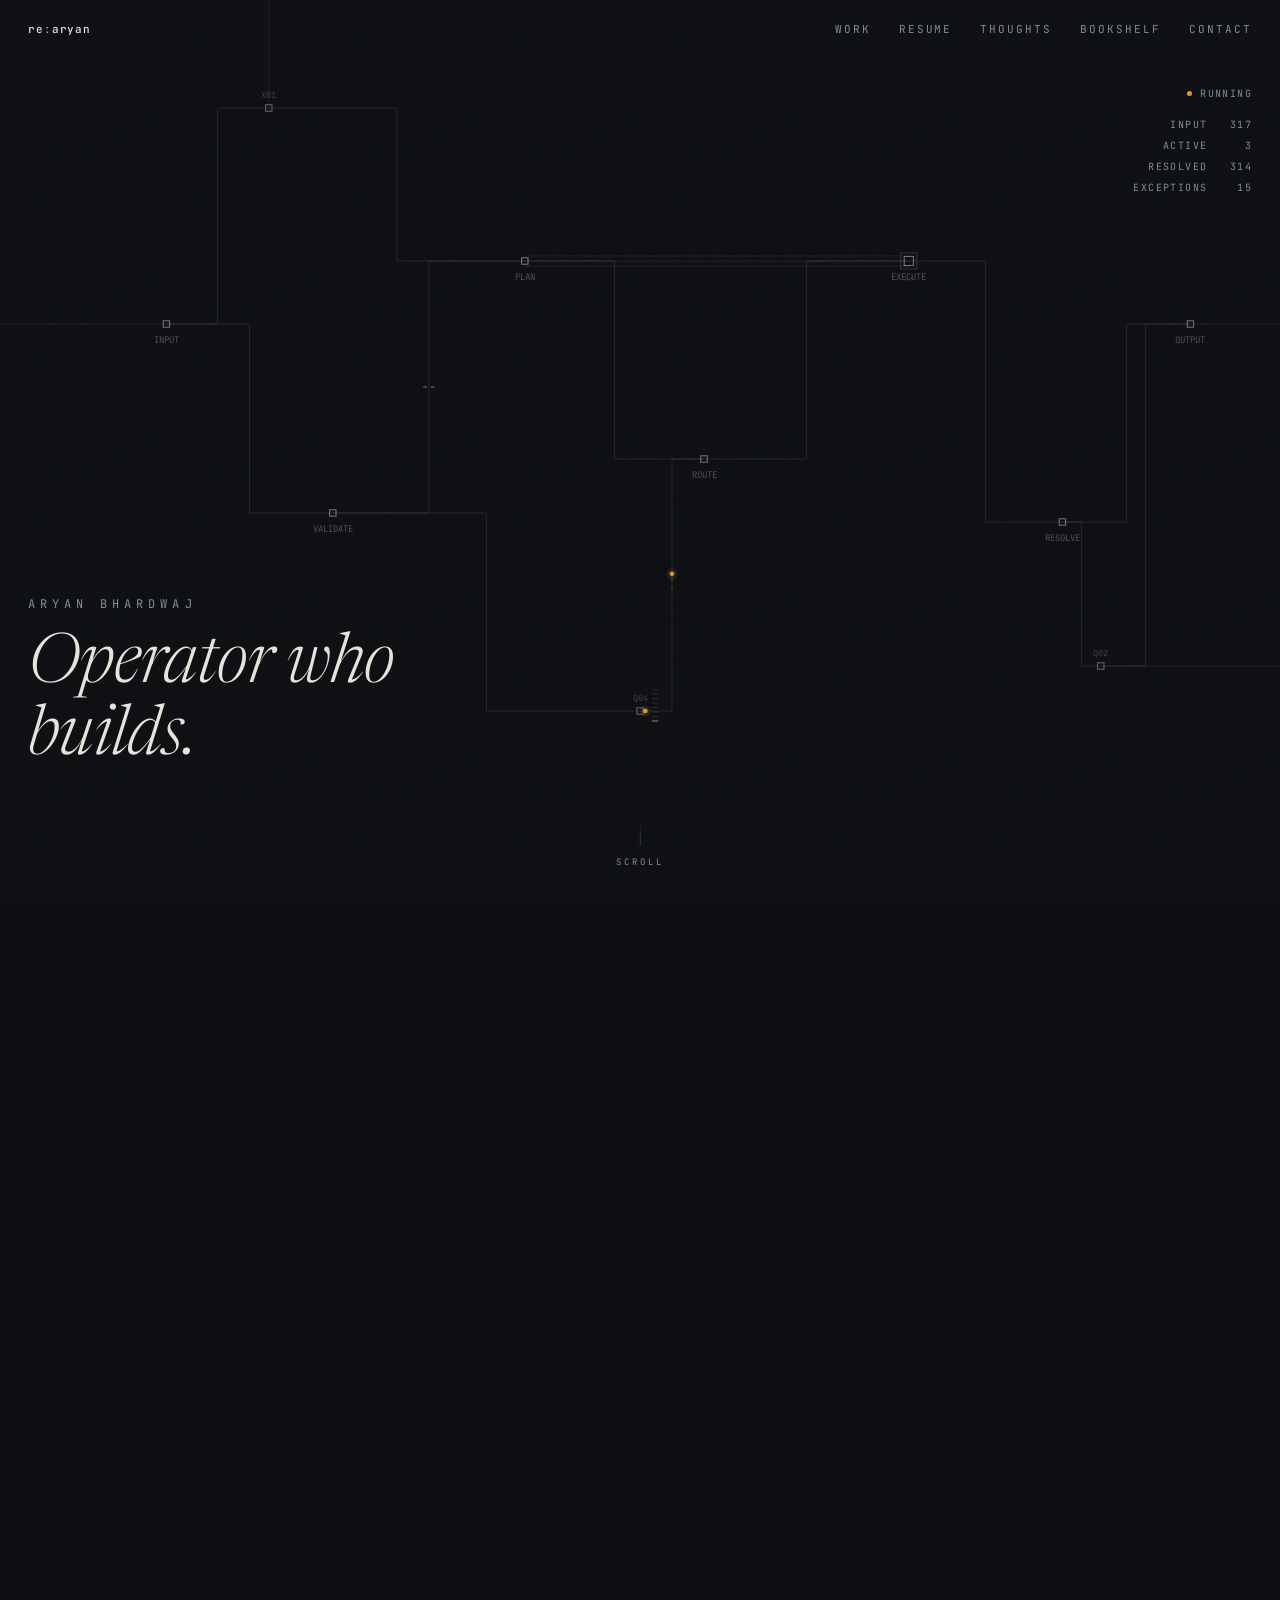
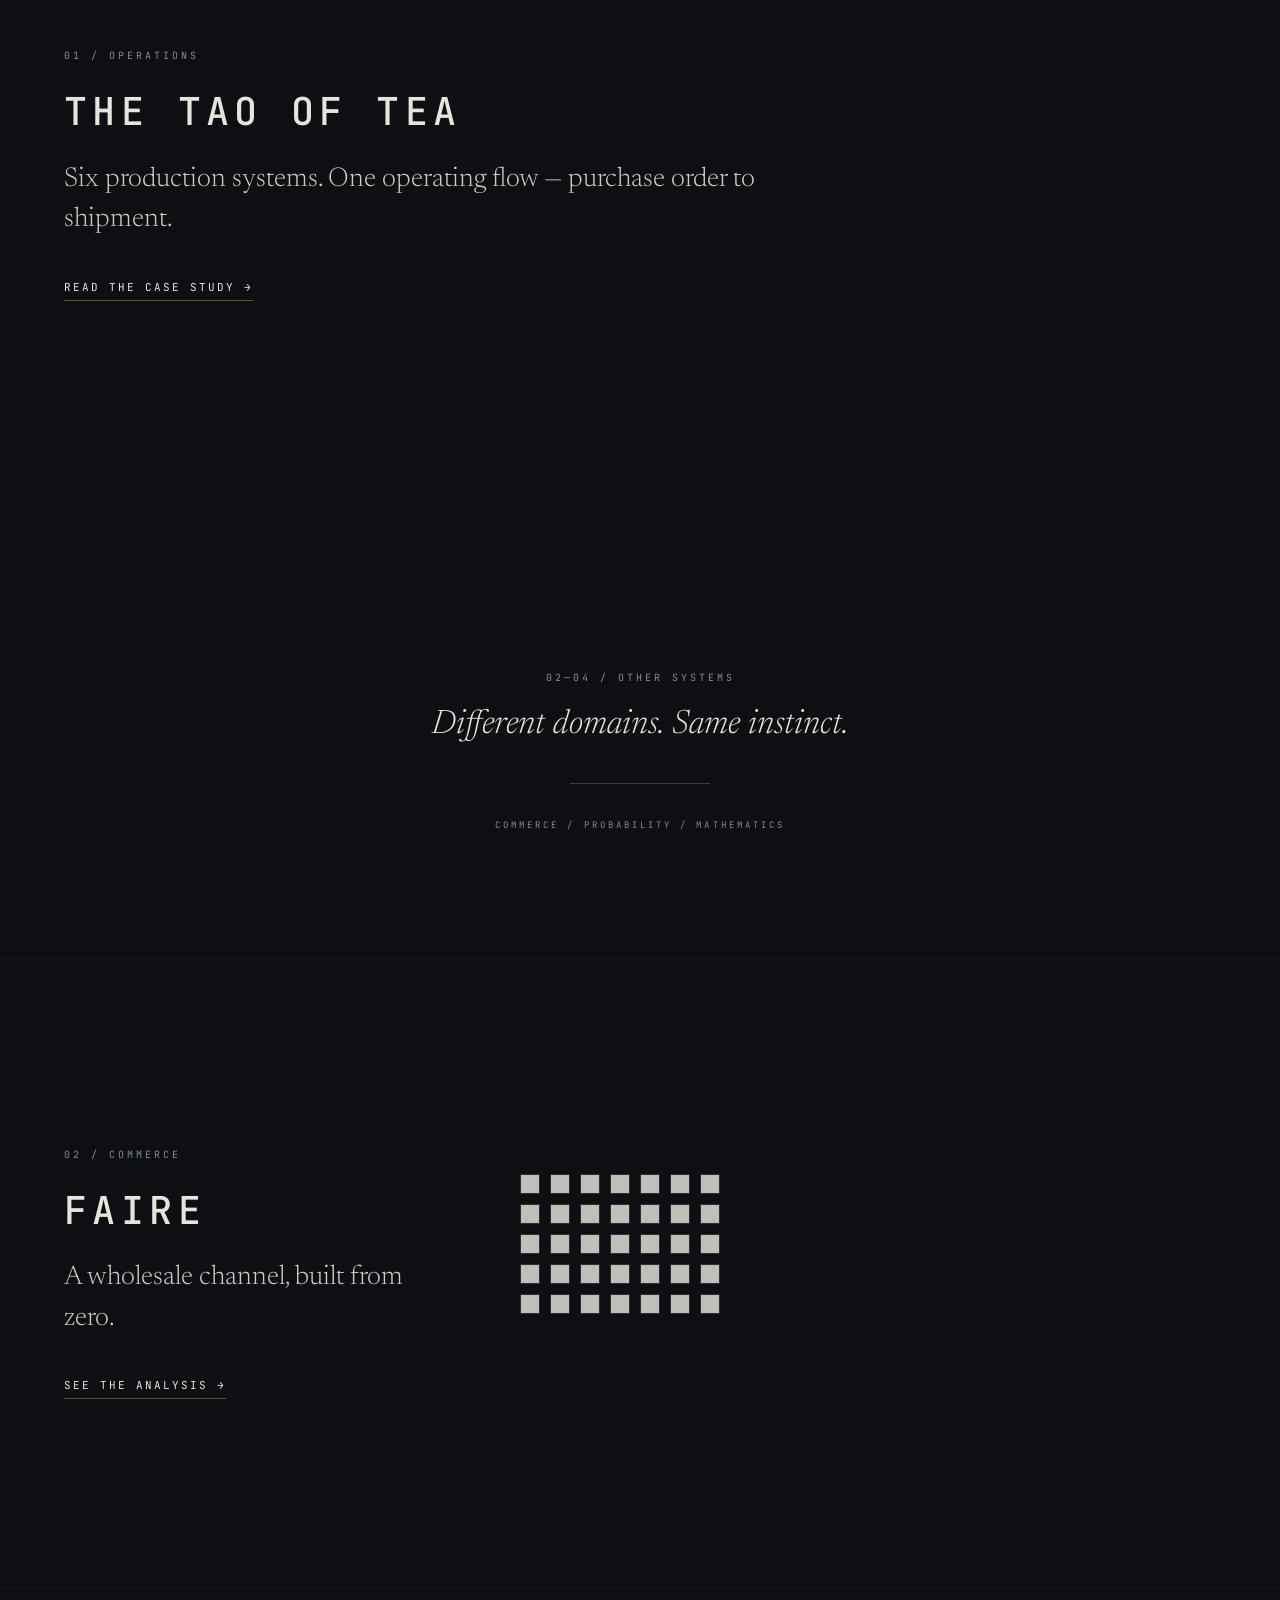
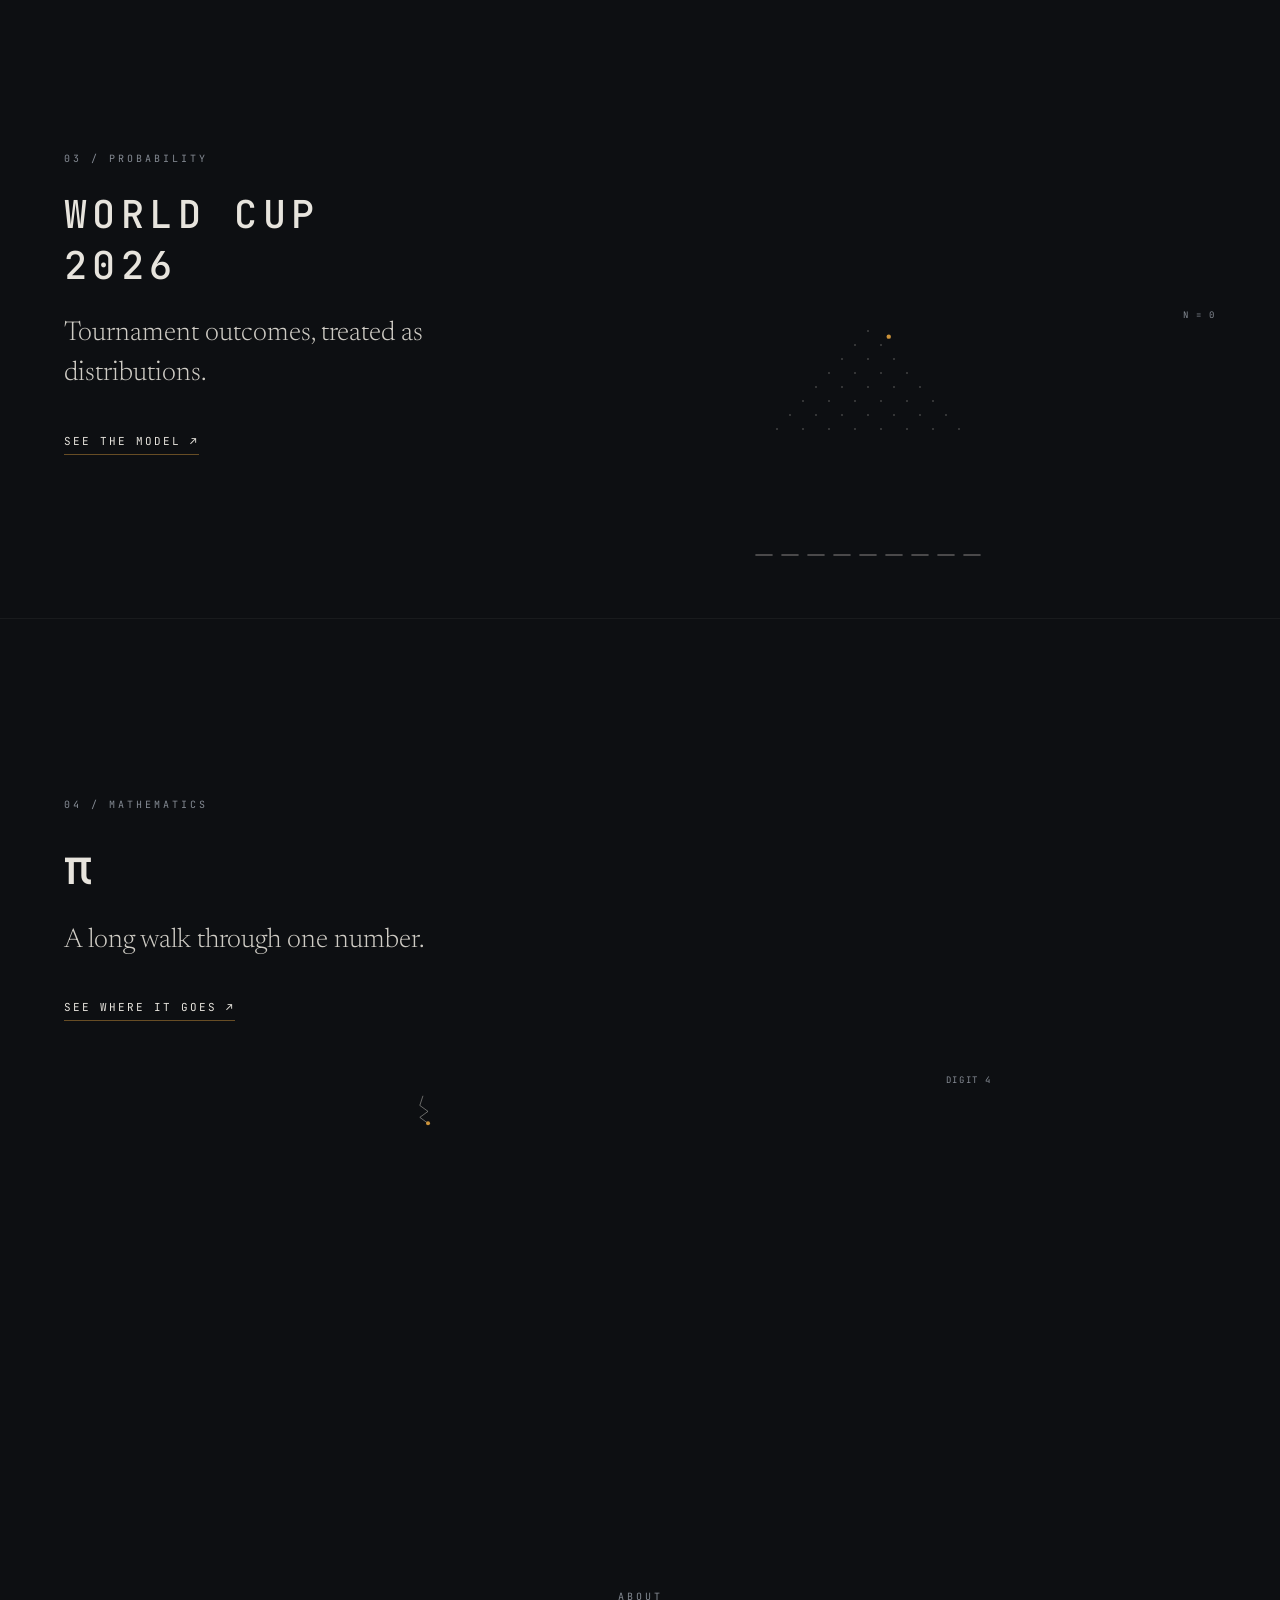
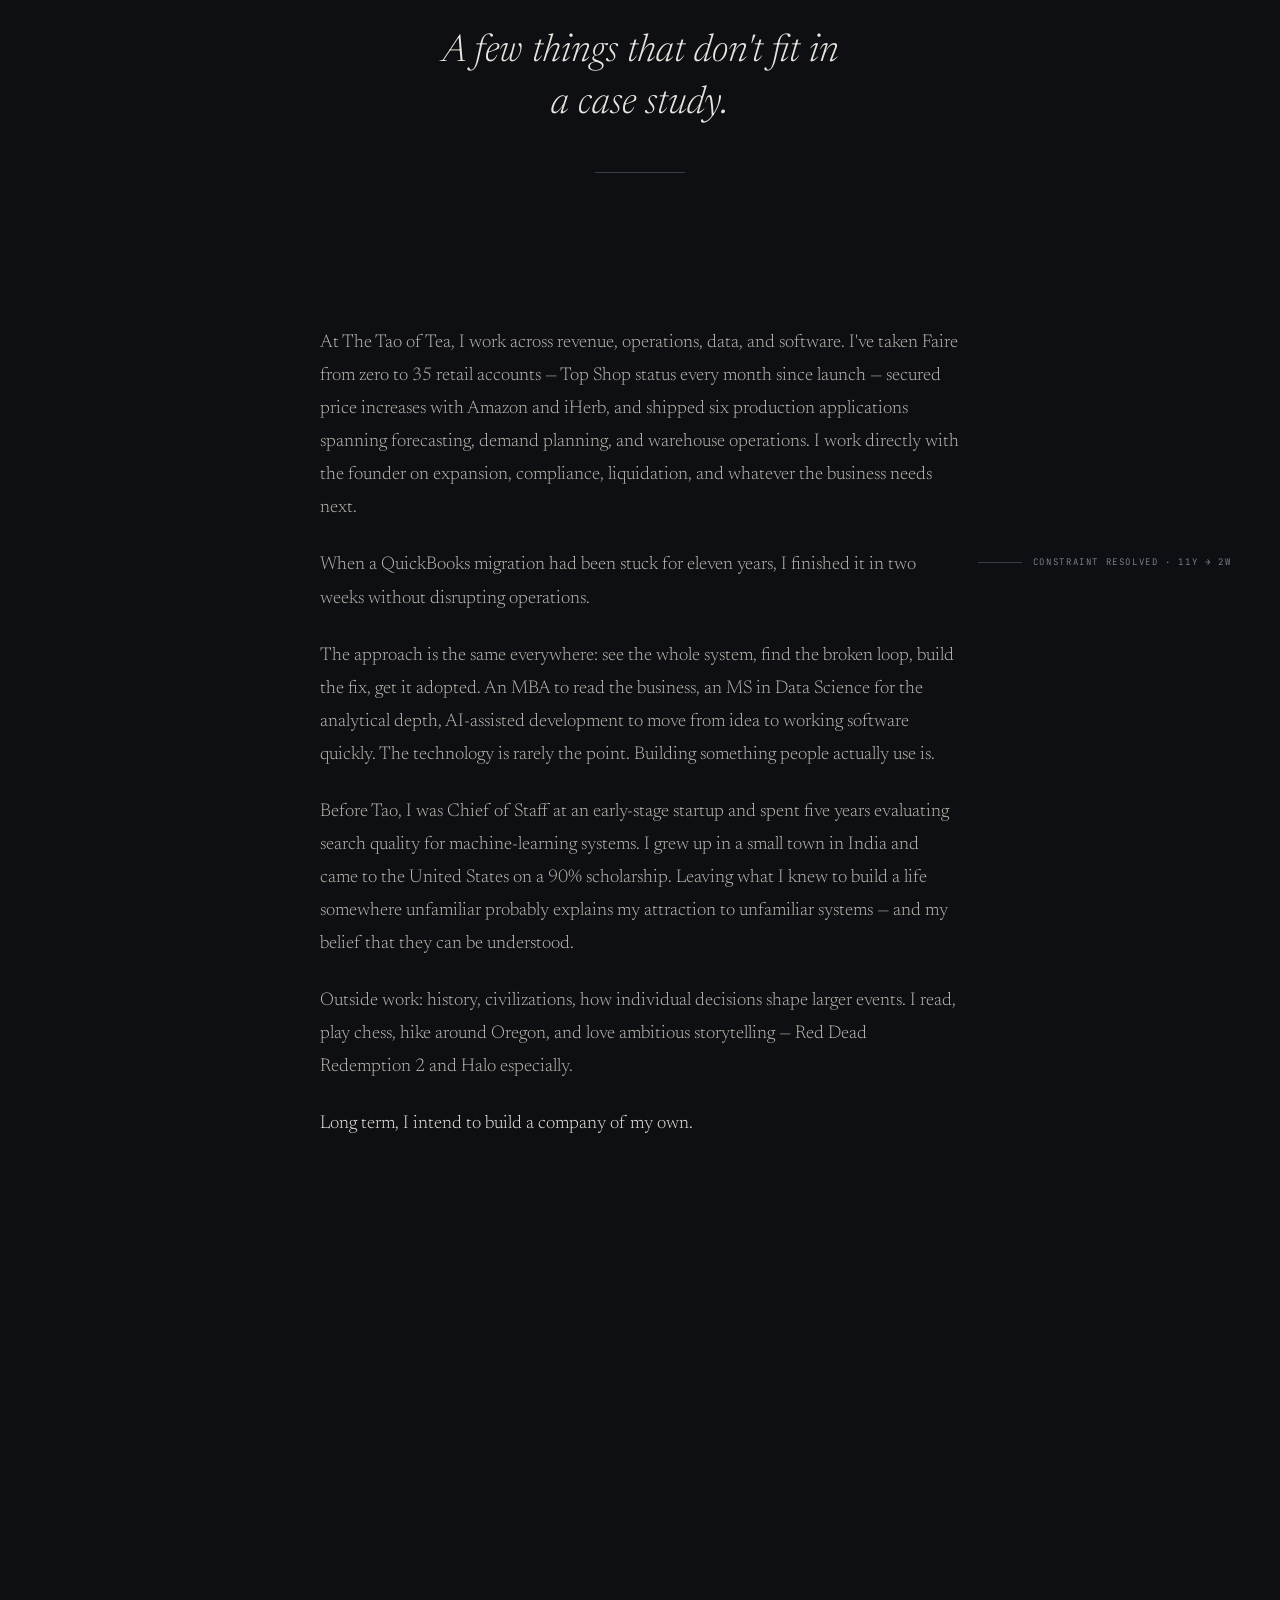
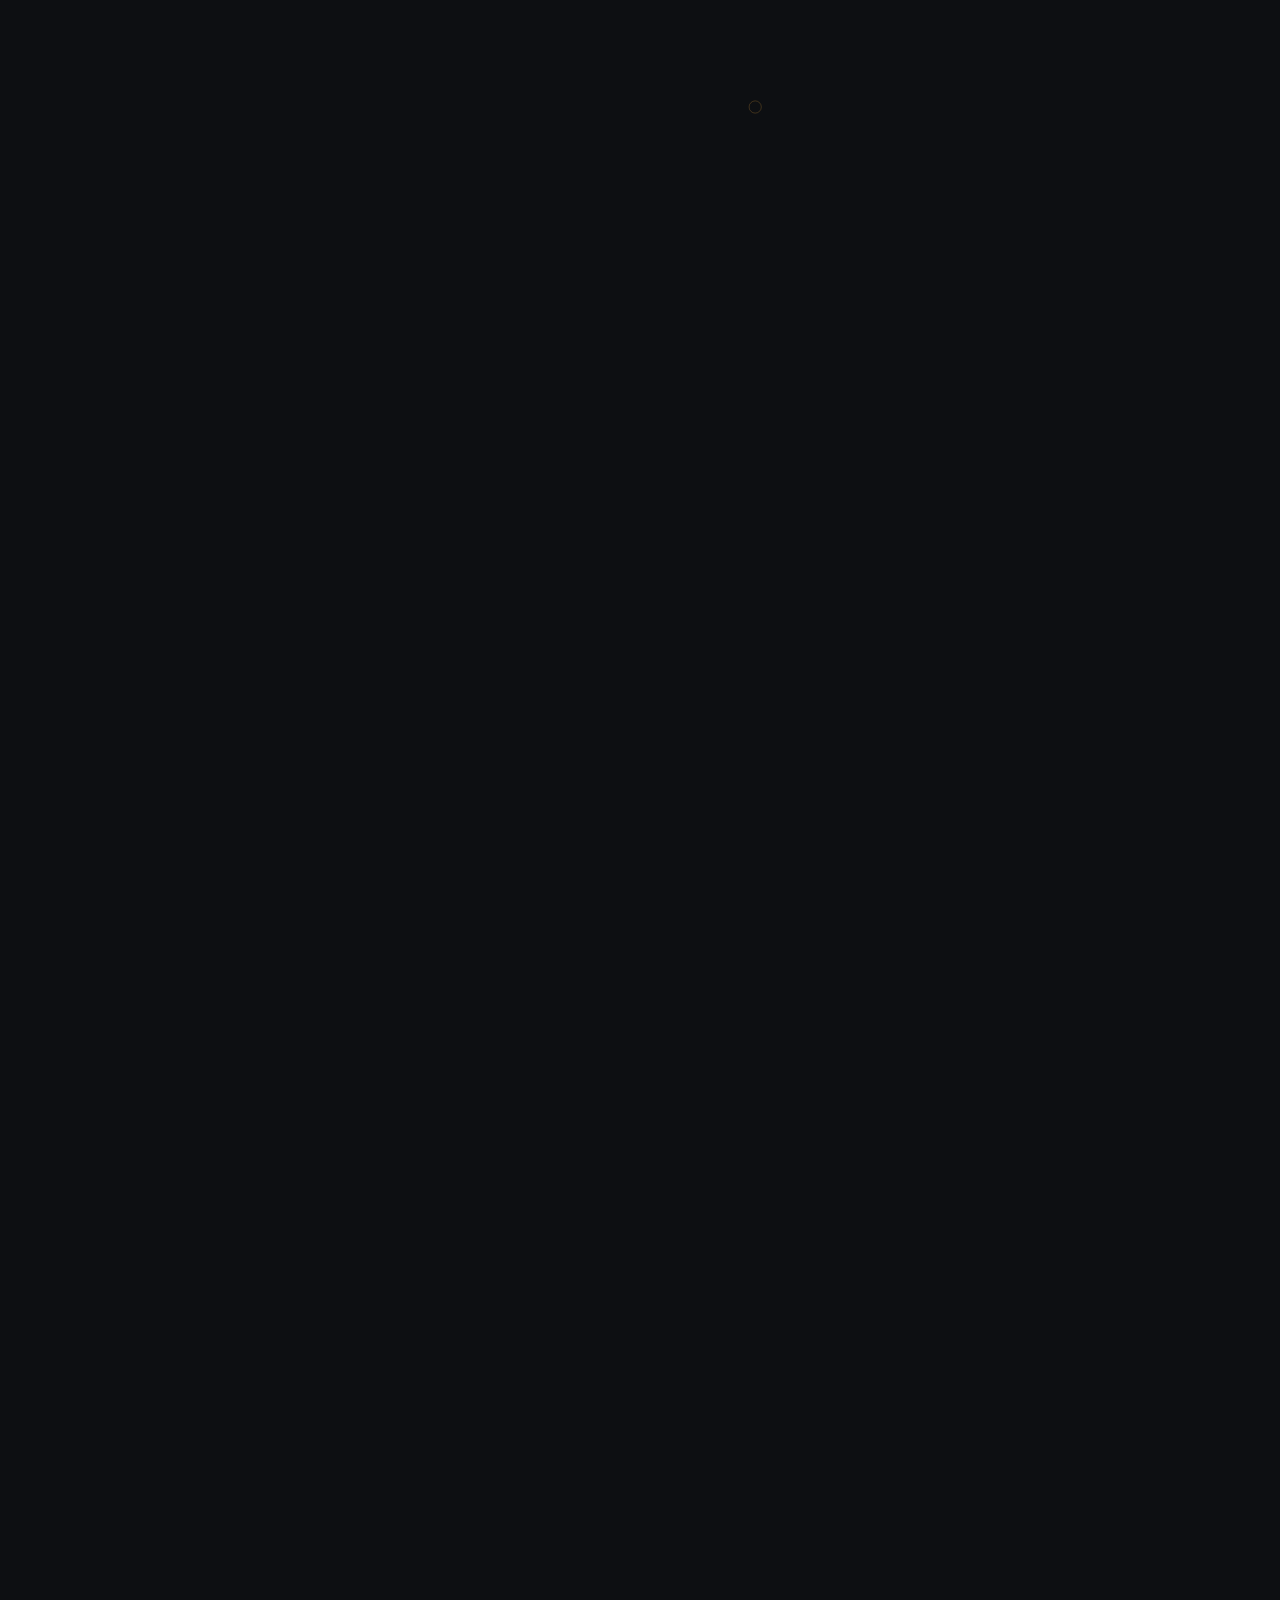
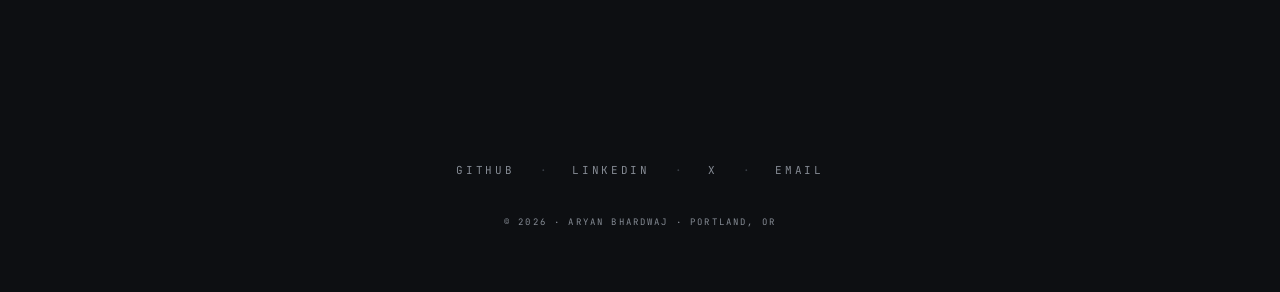
<file: index.html>
<!DOCTYPE html>
<html lang="en">
<head>
<meta charset="UTF-8">
<meta name="viewport" content="width=device-width, initial-scale=1.0, viewport-fit=cover">
<title>re:aryan — Aryan Bhardwaj</title>
<meta name="description" content="Aryan Bhardwaj. Operator who builds. Portland, OR.">
<link rel="icon" href="assets/images/favicon.svg" type="image/svg+xml">
<link rel="icon" href="assets/images/favicon.ico" sizes="48x48">
<link rel="apple-touch-icon" href="assets/images/apple-touch-icon.png">
<link rel="preconnect" href="https://fonts.googleapis.com">
<link rel="preconnect" href="https://fonts.gstatic.com" crossorigin>
<link href="https://fonts.googleapis.com/css2?family=JetBrains+Mono:wght@300;400;500&family=Newsreader:ital,opsz,wght@1,6..72,300;1,6..72,400&display=swap" rel="stylesheet">
<style>
  :root{
    --bg:#0D0F12;
    --ink:#E7E4DD;
    --muted:#858B94;
    --faint:#3A3F47;
    --amber:#D69A3C;
    --oxide:#B4553F;
    --mono:'JetBrains Mono',ui-monospace,monospace;
    --serif:'Newsreader',Georgia,serif;
  }
  *{margin:0;padding:0;box-sizing:border-box}
  body{
    background:var(--bg);
    color:var(--ink);
    font-family:var(--mono);
    -webkit-font-smoothing:antialiased;
    overflow-x:hidden;
  }
  ::selection{background:rgba(214,154,60,.25)}

  body::after{
    content:"";position:fixed;inset:0;pointer-events:none;z-index:50;
    opacity:.028;
    background-image:url("data:image/svg+xml,%3Csvg xmlns='http://www.w3.org/2000/svg' width='160' height='160'%3E%3Cfilter id='n'%3E%3CfeTurbulence type='fractalNoise' baseFrequency='0.9' numOctaves='2'/%3E%3C/filter%3E%3Crect width='160' height='160' filter='url(%23n)'/%3E%3C/svg%3E");
  }

  nav{
    position:fixed;top:0;left:0;right:0;z-index:40;
    display:flex;justify-content:space-between;align-items:center;
    padding:1.4rem 1.75rem;
    font-size:.6875rem;letter-spacing:.18em;
  }
  nav .brand{color:var(--ink);text-decoration:none;letter-spacing:.08em;font-weight:500}
  nav .brand span{color:var(--amber)}
  nav .links{display:flex;gap:1.75rem;opacity:0;transition:opacity 1.2s ease .2s}
  nav .links.on{opacity:1}
  nav .links a{color:var(--muted);text-decoration:none;text-transform:uppercase;transition:color .25s}
  nav .links a:hover,nav .links a:focus-visible{color:var(--ink)}
  nav a:focus-visible{outline:1px solid var(--amber);outline-offset:4px}

  #hero-scroll{height:340vh;position:relative}
  .stage{position:sticky;top:0;height:100vh;height:100svh;overflow:hidden}
  canvas{position:absolute;inset:0;width:100%;height:100%;display:block}

  .hero-copy{
    position:absolute;left:1.75rem;bottom:14vh;z-index:10;
    pointer-events:none;max-width:34rem;opacity:0;
  }
  .hero-copy .name{
    font-size:.75rem;letter-spacing:.42em;color:var(--muted);
    text-transform:uppercase;margin-bottom:1.1rem;font-weight:400;
  }
  .hero-copy h1{
    font-family:var(--serif);font-style:italic;font-weight:300;
    font-size:clamp(2.6rem,6vw,4.3rem);
    line-height:1.05;letter-spacing:-.01em;color:var(--ink);
  }

  .counters{
    position:absolute;top:5.2rem;right:1.75rem;z-index:10;
    text-align:right;pointer-events:none;opacity:0;
    font-size:.625rem;letter-spacing:.14em;line-height:2.1;
  }
  .counters .live{
    display:flex;align-items:center;justify-content:flex-end;gap:.5rem;
    color:var(--muted);margin-bottom:.6rem;
  }
  .live-dot{
    width:5px;height:5px;border-radius:50%;background:var(--amber);
    animation:pulse 2.8s ease-in-out infinite;
  }
  @keyframes pulse{0%,100%{opacity:1}50%{opacity:.25}}
  .counters table{border-collapse:collapse;margin-left:auto}
  .counters td{padding:0 0 0 1.4rem}
  .counters td:first-child{color:var(--muted);text-transform:uppercase}
  .counters td:last-child{color:var(--muted);font-variant-numeric:tabular-nums;min-width:3.2em;text-align:right}

  .scroll-cue{
    position:absolute;left:50%;bottom:2rem;transform:translateX(-50%);
    z-index:10;pointer-events:none;text-align:center;opacity:0;
    color:var(--muted);font-size:.5625rem;letter-spacing:.34em;text-transform:uppercase;
  }
  .scroll-cue::before{
    content:"";display:block;width:1px;height:26px;margin:0 auto .7rem;
    background:linear-gradient(to bottom,transparent,var(--faint));
  }

  .tao-reveal{
    position:absolute;left:0;right:0;top:62%;z-index:10;
    text-align:center;pointer-events:none;
    opacity:0;transform:translateY(14px);
  }
  .tao-reveal .eyebrow{
    font-size:.625rem;letter-spacing:.34em;color:var(--muted);
    text-transform:uppercase;margin-bottom:1rem;
  }
  .tao-reveal h2{
    font-family:var(--serif);font-style:italic;font-weight:300;
    font-size:clamp(2rem,4.6vw,3.4rem);color:var(--ink);letter-spacing:-.01em;
  }

  /* ── CTA language: ivory at rest, amber as signal ── */
  .cta{
    display:inline-block;color:var(--ink);text-decoration:none;
    font-family:var(--mono);font-size:.6875rem;letter-spacing:.18em;
    text-transform:uppercase;padding-bottom:.38rem;
    border-bottom:1px solid rgba(214,154,60,.45);
    transition:color .25s,border-color .25s;
  }
  .cta:hover,.cta:focus-visible{color:var(--amber);border-color:var(--amber)}

  @media (max-width:640px){
    nav{padding:1.1rem 1.1rem}
    nav .links{gap:.8rem}
    nav .links a:nth-child(3){display:none}
    .hero-copy{left:1.1rem;right:1.1rem;bottom:16vh}
    .counters{top:4.2rem;right:1.1rem;line-height:1.9}
    .counters td{padding-left:1rem}
  }

  /* ── chapters ────────────────────────── */
  .chapter{position:relative;z-index:5;background:var(--bg);
    min-height:70svh;display:flex;align-items:center;padding:12vh 1.75rem}
  #ch-faire,#ch-wc,#ch-pi{border-top:1px solid rgba(231,228,221,.055)}
  .ch-grid{max-width:72rem;margin:0 auto;width:100%;display:grid;
    grid-template-columns:minmax(0,24rem) minmax(0,1fr);
    gap:4.5rem;align-items:center}
  .ch-grid.one{grid-template-columns:minmax(0,46rem)}
  .chapter.pi .ch-grid{grid-template-columns:1fr;gap:3rem;align-items:start}
  .chapter.pi .ch-art{width:100%;max-width:58rem}
  .ch-no{font-size:.625rem;letter-spacing:.3em;color:var(--muted);
    text-transform:uppercase;margin-bottom:1.5rem}
  .ch-name{font-family:var(--mono);font-weight:500;color:var(--ink);
    font-size:clamp(1.6rem,3vw,2.4rem);letter-spacing:.14em;
    text-transform:uppercase;margin-bottom:1.4rem}
  .ch-name.lit{text-transform:none;font-size:clamp(2.1rem,3.8vw,3rem)}
  .mini-line{font-family:var(--serif);font-weight:300;
    font-size:clamp(1.3rem,2.4vw,1.7rem);line-height:1.5;color:#CFCCC5}
  .ch-id .cta{margin-top:2.4rem}
  .mini-tag,.viz-tag{font-size:.5625rem;letter-spacing:.18em;color:var(--muted);
    text-transform:uppercase}
  .mini-tag{opacity:0;transform:translateY(5px);
    transition:opacity .6s ease,transform .6s ease}
  .mini-tag.reveal{opacity:1;transform:none}
  #faireT1{margin-bottom:.55rem}
  .ledger{display:grid;grid-template-columns:repeat(7,20px);gap:10px;
    margin:0 0 1.7rem}
  .ledger span{width:20px;height:20px;border:1px solid #2A2E34;
    background:transparent;transition:background .5s ease}
  .ledger span.on{background:rgba(231,228,221,.82)}
  .mini-tag .dot{display:inline-block;width:5px;height:5px;border-radius:50%;
    background:var(--amber);margin:0 .45rem 1px .1rem;vertical-align:middle;
    animation:pulse 2.8s ease-in-out infinite}
  .viz-wrap{position:relative;width:100%}
  .mini-viz{width:100%;display:block}
  #galton{height:260px}
  #piwalk{height:320px}
  .viz-tag{position:absolute;top:.35rem;right:0;font-variant-numeric:tabular-nums}

  /* ── movement: 02–04 ─────────────────── */
  .movement{position:relative;z-index:5;background:var(--bg);
    min-height:52svh;display:flex;align-items:center;justify-content:center;
    text-align:center;padding:16vh 1.75rem 10vh}
  .mv-line{font-family:var(--serif);font-style:italic;font-weight:300;
    font-size:clamp(1.5rem,2.9vw,2.1rem);color:var(--ink);margin-top:.4rem}
  .mv-rule{display:block;width:140px;height:1px;background:var(--faint);
    margin:2.6rem auto 2.2rem;transform:scaleX(0);
    transition:transform 1.1s ease .15s}
  .mv-rule.on{transform:scaleX(1)}
  .mv-domains{font-size:.5625rem;letter-spacing:.34em;color:var(--muted);
    text-transform:uppercase}
  @media (max-width:900px){
    .ch-grid{grid-template-columns:1fr;gap:2.8rem}
    .chapter{min-height:0;padding:11vh 1.75rem}
  }
  @media (max-width:640px){
    #galton{height:210px}
    #piwalk{height:250px}
    .ledger{grid-template-columns:repeat(7,16px);gap:8px}
    .ledger span{width:16px;height:16px}
  }
  @media (prefers-reduced-motion:reduce){
    .ledger span,.mini-tag,.mv-rule{transition:none}
    .mini-tag{opacity:1;transform:none}
    .mv-rule{transform:scaleX(1)}
    .mini-tag .dot{animation:none}
  }

  /* ── about entrance: ceremony through subtraction ── */
  .about-entry{position:relative;z-index:5;background:var(--bg);
    display:flex;align-items:center;justify-content:center;text-align:center;
    padding:38vh 1.75rem 15vh}
  .ae-line{font-family:var(--serif);font-style:italic;font-weight:300;
    font-size:clamp(1.7rem,3.4vw,2.4rem);line-height:1.35;color:var(--ink);
    max-width:26rem;margin:0 auto}
  .about-entry .mv-rule{width:90px;margin-bottom:0}
  #piTag{transition:opacity .9s ease}

  /* ── about ───────────────────────────── */
  #about{position:relative;z-index:5;background:var(--bg);padding:2vh 1.75rem 16vh}
  .prose{max-width:40rem;margin:0 auto}
  .prose p{font-family:var(--serif);font-weight:300;font-size:1.16rem;
    line-height:1.78;color:#B9B6AE}
  .prose p+p{margin-top:1.5rem}
  .prose .intent{color:var(--ink)}
  .qb{position:relative}
  .qb-note{display:flex;align-items:center;gap:.7rem;font-family:var(--mono);
    font-size:.5625rem;letter-spacing:.18em;color:var(--muted);white-space:nowrap}
  .qb-line{display:block;height:1px;background:var(--faint)}
  @media (min-width:1180px){
    .qb-note{position:absolute;left:100%;top:.62em;margin-left:1.1rem}
    .qb-line{width:44px}
  }
  @media (max-width:1179.98px){
    .qb-note{margin-top:.9rem}
    .qb-line{width:22px}
  }

  /* ── convergence: the epilogue ───────── */
  #convergence{position:relative;z-index:5;background:var(--bg);height:225svh}
  .convergence-stage{position:sticky;top:0;height:100svh;overflow:hidden}
  #atlas{position:absolute;inset:0;width:100%;height:100%;display:block}
  .contact-inner{position:absolute;
    left:max(1.75rem,calc((100vw - 72rem)/2));bottom:10vh;
    width:min(34rem,calc(100vw - 3.5rem));
    opacity:0;transform:translateY(14px);pointer-events:none}
  .contact-inner.live{pointer-events:auto}
  .contact-inner .marker{font-size:.625rem;letter-spacing:.3em;color:var(--muted);
    text-transform:uppercase;margin-bottom:1.6rem}
  .contact-h{font-family:var(--serif);font-style:italic;font-weight:300;
    font-size:clamp(1.8rem,3.6vw,2.5rem);color:var(--ink);margin-bottom:2.6rem}
  .field{margin-bottom:1.6rem}
  .field label{display:block;font-size:.5625rem;letter-spacing:.3em;
    color:var(--muted);text-transform:uppercase;margin-bottom:.55rem}
  .field input,.field textarea{width:100%;background:transparent;
    border:1px solid #2B303A;color:var(--ink);font-family:var(--mono);
    font-size:.8rem;line-height:1.6;padding:.8rem .95rem;border-radius:0;
    transition:border-color .25s}
  .field textarea{resize:vertical;min-height:8.5rem}
  .field input:focus,.field textarea:focus{outline:none;border-color:rgba(214,154,60,.55)}
  .cta.send{background:none;border-top:0;border-left:0;border-right:0;
    cursor:pointer;margin-top:1.2rem}
  .form-note{margin-top:1.4rem;font-size:.6875rem;letter-spacing:.08em;
    color:var(--muted);min-height:1em}
  .form-note a{color:var(--amber);text-decoration:none}
  .form-done{font-family:var(--mono);font-size:.75rem;letter-spacing:.14em;
    color:var(--muted)}

  /* ── footer ──────────────────────────── */
  footer{position:relative;z-index:5;background:var(--bg);
    padding:6vh 1.75rem 4rem;text-align:center}
  .footer-links{display:flex;gap:1.6rem;align-items:baseline;justify-content:center;
    flex-wrap:wrap;margin-bottom:2rem}
  .footer-links a{color:var(--muted);text-decoration:none;font-size:.6875rem;
    letter-spacing:.24em;text-transform:uppercase;transition:color .25s;
    position:relative;padding-bottom:.45rem}
  .footer-links a::after{content:"";position:absolute;left:0;bottom:0;width:0;
    height:1px;background:var(--amber);transition:width .3s}
  .footer-links a:hover{color:var(--ink)}
  .footer-links a:hover::after{width:100%}
  .sep{color:var(--faint);font-size:.6875rem}
  .colophon{font-size:.5625rem;letter-spacing:.24em;color:var(--muted);
    text-transform:uppercase}

  @media (prefers-reduced-motion:reduce){
    .live-dot{animation:none}
  }
</style>
<style>
/* ═══ THROUGHLINE (additive; disable via window.__THROUGHLINE=false) ═══ */
#throughline{position:absolute;top:0;left:0;z-index:6;pointer-events:none}
#throughline g{will-change:opacity}
#throughline text{font-family:'JetBrains Mono',monospace}
</style>
</head>
<body>

<nav>
  <a class="brand" href="#">re<span>:</span>aryan</a>
  <div class="links" id="navLinks">
    <a href="work.html">Work</a><a href="resume.html">Resume</a><a href="future.html">Thoughts</a><a href="bookshelf.html">Bookshelf</a><a href="#convergence">Contact</a>
  </div>
</nav>

<div id="hero-scroll">
  <div class="stage">
    <canvas id="sys"></canvas>

    <div class="counters" id="counters">
      <div class="live"><span class="live-dot"></span>RUNNING</div>
      <table>
        <tr><td>Input</td><td id="c-in">316</td></tr>
        <tr><td>Active</td><td id="c-act">2</td></tr>
        <tr><td>Resolved</td><td id="c-res">314</td></tr>
        <tr><td>Exceptions</td><td id="c-exc">15</td></tr>
      </table>
    </div>

    <div class="hero-copy" id="heroCopy">
      <div class="name">Aryan&nbsp;Bhardwaj</div>
      <h1>Operator who builds.</h1>
    </div>

    <div class="scroll-cue" id="scrollCue">Scroll</div>

    <div class="tao-reveal" id="taoReveal">
      <div class="eyebrow">The Tao of Tea · Portland, OR</div>
      <h2>Tao Operations System</h2>
    </div>
  </div>
</div>

<section class="chapter" id="ch-tao">
  <div class="ch-grid one">
    <div class="ch-id">
      <div class="ch-no">01 / Operations</div>
      <div class="ch-name">The Tao of Tea</div>
      <p class="mini-line">Six production systems. One operating flow&nbsp;—
      purchase order to shipment.</p>
      <a class="cta" href="tao-operations.html">Read the case study →</a>
    </div>
  </div>
</section>

<section class="movement">
  <div>
    <div class="ch-no">02—04 / Other Systems</div>
    <p class="mv-line">Different domains. Same instinct.</p>
    <span class="mv-rule" id="mvRule"></span>
    <div class="mv-domains">Commerce&nbsp;/&nbsp;Probability&nbsp;/&nbsp;Mathematics</div>
  </div>
</section>

<section class="chapter" id="ch-faire">
  <div class="ch-grid">
    <div class="ch-id">
      <div class="ch-no">02 / Commerce</div>
      <div class="ch-name">Faire</div>
      <p class="mini-line">A wholesale channel, built from zero.</p>
      <a class="cta" href="faire-analysis.html">See the analysis →</a>
    </div>
    <div class="ch-art">
      <div class="ledger" id="faireLedger" aria-label="35 retail accounts"></div>
      <div class="mini-tag" id="faireT1">35 Retail Accounts</div>
      <div class="mini-tag" id="faireT2"><span class="dot"></span>Top Shop — every month since launch</div>
    </div>
  </div>
</section>

<section class="chapter" id="ch-wc">
  <div class="ch-grid">
    <div class="ch-id">
      <div class="ch-no">03 / Probability</div>
      <div class="ch-name">World Cup 2026</div>
      <p class="mini-line">Tournament outcomes, treated as distributions.</p>
      <a class="cta" href="https://wc2026.rearyan.com" target="_blank" rel="noopener">See the model ↗</a>
    </div>
    <div class="ch-art">
      <div class="viz-wrap">
        <canvas id="galton" class="mini-viz"></canvas>
        <span class="viz-tag" id="galtonTag">N = 0</span>
      </div>
    </div>
  </div>
</section>

<section class="chapter pi" id="ch-pi">
  <div class="ch-grid">
    <div class="ch-id">
      <div class="ch-no">04 / Mathematics</div>
      <div class="ch-name lit">π</div>
      <p class="mini-line">A long walk through one number.</p>
      <a class="cta" href="https://pi.rearyan.com" target="_blank" rel="noopener">See where it goes ↗</a>
    </div>
    <div class="ch-art">
      <div class="viz-wrap">
        <canvas id="piwalk" class="mini-viz"></canvas>
        <span class="viz-tag" id="piTag">DIGIT 0</span>
      </div>
    </div>
  </div>
</section>

<section class="about-entry">
  <div>
    <div class="ch-no">About</div>
    <p class="ae-line">A few things that don't fit in a case study.</p>
    <span class="mv-rule" id="aeRule"></span>
  </div>
</section>

<section id="about">
  <div class="prose">
    <p>At The Tao of Tea, I work across revenue, operations, data, and software.
    I've taken Faire from zero to 35 retail accounts — Top Shop status every month
    since launch — secured price increases with Amazon and iHerb, and shipped six
    production applications spanning forecasting, demand planning, and warehouse
    operations. I work directly with the founder on expansion, compliance,
    liquidation, and whatever the business needs next.</p>
    <p class="qb">When a QuickBooks migration had been stuck for eleven years,
    I finished it in two weeks without disrupting operations.<span
    class="qb-note" aria-hidden="true"><span class="qb-line"></span>CONSTRAINT
    RESOLVED&nbsp;·&nbsp;11Y&nbsp;→&nbsp;2W</span></p>
    <p>The approach is the same everywhere: see the whole system, find the broken
    loop, build the fix, get it adopted. An MBA to read the business, an MS in
    Data Science for the analytical depth, AI-assisted development to move from
    idea to working software quickly. The technology is rarely the point.
    Building something people actually use is.</p>
    <p>Before Tao, I was Chief of Staff at an early-stage startup and spent five
    years evaluating search quality for machine-learning systems. I grew up in a
    small town in India and came to the United States on a 90% scholarship.
    Leaving what I knew to build a life somewhere unfamiliar probably explains my
    attraction to unfamiliar systems — and my belief that they can be
    understood.</p>
    <p>Outside work: history, civilizations, how individual decisions shape
    larger events. I read, play chess, hike around Oregon, and love ambitious
    storytelling — Red Dead Redemption 2 and Halo especially.</p>
    <p class="intent">Long term, I intend to build a company of my own.</p>
  </div>
</section>

<section id="convergence">
  <div class="convergence-stage" id="convStage">
    <canvas id="atlas" aria-hidden="true"></canvas>
    <div class="contact-inner" id="contactInner">
      <div class="marker">Contact</div>
      <h2 class="contact-h">Get in touch.</h2>
      <form id="contactForm" action="https://formspree.io/f/manbddok" method="POST" novalidate>
      <div class="field">
        <label for="cf-email">Email</label>
        <input id="cf-email" type="email" name="email" required autocomplete="email">
      </div>
      <div class="field">
        <label for="cf-msg">Message</label>
        <textarea id="cf-msg" name="message" rows="5" required></textarea>
      </div>
      <input type="text" name="_gotcha" style="display:none" tabindex="-1" autocomplete="off">
      <button class="cta send" type="submit">Send →</button>
      <p class="form-note" id="formNote" role="status"></p>
    </form>
      <p class="form-done" id="formDone" hidden>Received. I'll reply soon.</p>
    </div>
  </div>
</section>

<footer>
  <div class="footer-links">
    <a href="https://github.com/aaryanbh96" target="_blank" rel="noopener">Github</a><span class="sep">·</span>
    <a href="https://www.linkedin.com/in/aaryanb/" target="_blank" rel="noopener">LinkedIn</a><span class="sep">·</span>
    <a href="https://x.com/aryanb_or" target="_blank" rel="noopener">X</a><span class="sep">·</span>
    <a href="mailto:ab@rearyan.com">Email</a>
  </div>
  <div class="colophon">© 2026 · Aryan Bhardwaj · Portland, OR</div>
</footer>

<script>
(function(){
  "use strict";
  const reduceMotion = matchMedia('(prefers-reduced-motion: reduce)').matches;

  const canvas=document.getElementById('sys');
  const ctx=canvas.getContext('2d');

  const INK='231,228,221', AMBER='214,154,60', OXIDE='180,85,63';

  /* ───────────────────────── graph ───────────────────────── */
  // 7 spine stations (survive the resolve), then instrumentation
  const nodes=[
    {x:.13,y:.36, role:'INPUT',    tao:'PO'},     // 0
    {x:.26,y:.57, role:'VALIDATE', tao:'PARSE'},  // 1
    {x:.41,y:.29, role:'PLAN',     tao:'PLAN'},   // 2
    {x:.55,y:.51, role:'ROUTE',    tao:'PICK'},   // 3
    {x:.71,y:.29, role:'EXECUTE',  tao:'PACK'},   // 4  the heavy station
    {x:.83,y:.58, role:'RESOLVE',  tao:'LABEL'},  // 5
    {x:.93,y:.36, role:'OUTPUT',   tao:'SHIP'},   // 6
    {x:.50,y:.79, id:'Q04'},                      // 7 peripheral queue
    {x:.21,y:.12, id:'X01'},                      // 8 pre-processor
    {x:.86,y:.74, id:'Q02'},                      // 9 staging
    {x:-.05,y:.36},                               // 10 feed (off-frame left)
    {x:1.05,y:.36},                               // 11 exit (off-frame right)
    {x:.21,y:-.07},                               // 12 continuation (off top)
    {x:1.06,y:.74},                               // 13 continuation (off right)
  ];
  const SPINE=7;

  const edges=[
    {a:0,b:1,spine:true},              // 0
    {a:1,b:2,spine:true,gated:true},   // 1  ROUTE 02 (the constraint)
    {a:2,b:3,spine:true},              // 2
    {a:3,b:4,spine:true},              // 3
    {a:4,b:5,spine:true},              // 4
    {a:5,b:6,spine:true},              // 5
    {a:1,b:7},                         // 6
    {a:7,b:3},                         // 7
    {a:0,b:8},                         // 8
    {a:8,b:2},                         // 9
    {a:5,b:9},                         // 10
    {a:9,b:6},                         // 11
    {a:2,b:4,bus:true},                // 12 three-lane batch bus (trunk)
    {a:10,b:0,feed:true},              // 13 arrivals enter from off-frame
    {a:6,b:11,feed:true},              // 14 resolutions leave the frame
    {a:8,b:12,stub:true},              // 15 the machine continues past the top
    {a:9,b:13,stub:true},              // 16 …and past the right edge
  ];
  const eIdx=new Map();
  const ekey=(a,b)=>a<b?a+'-'+b:b+'-'+a;
  edges.forEach((e,i)=>eIdx.set(ekey(e.a,e.b),i));

  const paths=[
    [10,0,1,2,3,4,5,6,11],     // main
    [10,0,8,2,3,4,5,6,11],     // via pre-processor
    [10,0,1,7,3,4,5,6,11],     // deliberately through the queue
    [10,0,1,2,3,4,5,9,6,11],   // via staging
  ];

  /* ───────────────────────── state ───────────────────────── */
  let W=0,H=0,DPR=1,progress=0;
  const px=nodes.map(()=>({x:0,y:0}));
  const geo=edges.map(()=>null);        // {pts,cum,len}
  const busLanes=[null,null,null];      // lane geometries for edge 12

  const packets=[], annotations=[], flashes=[];
  const edgeHeat=new Map();

  const queue={items:[],cap:8,nextService:0};          // Q04 (node 7)
  const exec={cap:2,busy:0,wait:[],capPend:0,idleSince:0}; // node 4
  const gate={open:true,nextFlip:0};                   // edge 1
  let splitGroup=null;                                 // {need,done,tail}
  let lastOutput=-1e9;

  let lastSpawn=0,nextSpawnIn=1800,lastAmbient=0,nextAmbientIn=6500,pipeT=-1;

  const counters={input:316,active:2,resolved:314,exceptions:15};
  const $=id=>document.getElementById(id);
  const elIn=$('c-in'),elAct=$('c-act'),elRes=$('c-res'),elExc=$('c-exc');
  const heroCopy=$('heroCopy'),scrollCue=$('scrollCue'),taoReveal=$('taoReveal'),
        countersEl=$('counters'),navLinks=$('navLinks');

  /* ─────────────────────── helpers ───────────────────────── */
  const clamp=(v,a,b)=>v<a?a:v>b?b:v;
  const smooth=t=>{t=clamp(t,0,1);return t*t*(3-2*t)};
  const lerp=(a,b,t)=>a+(b-a)*t;
  const rnd=(a,b)=>a+Math.random()*(b-a);
  const mobile=()=>W/DPR<640;
  const scalePx=()=>Math.min(W,H);

  function resize(){
    DPR=Math.min(devicePixelRatio||1,2);
    W=canvas.clientWidth*DPR;H=canvas.clientHeight*DPR;
    canvas.width=W;canvas.height=H;
  }

  /* orthogonal trace routing: collapses to a straight line as y's converge */
  function trace(a,b){
    const eps=2*DPR;
    if(Math.abs(a.y-b.y)<eps||Math.abs(a.x-b.x)<eps)
      return [{x:a.x,y:a.y},{x:b.x,y:b.y}];
    const mx=(a.x+b.x)/2;
    return [{x:a.x,y:a.y},{x:mx,y:a.y},{x:mx,y:b.y},{x:b.x,y:b.y}];
  }
  function measure(pts){
    const cum=[0];let len=0;
    for(let i=1;i<pts.length;i++){
      len+=Math.hypot(pts[i].x-pts[i-1].x,pts[i].y-pts[i-1].y);
      cum.push(len);
    }
    return {pts,cum,len:Math.max(len,1)};
  }
  function posAt(g,s){
    s=clamp(s,0,g.len);
    let i=1;while(i<g.cum.length-1&&g.cum[i]<s)i++;
    const t=(s-g.cum[i-1])/Math.max(g.cum[i]-g.cum[i-1],0.001);
    return {x:lerp(g.pts[i-1].x,g.pts[i].x,t),y:lerp(g.pts[i-1].y,g.pts[i].y,t),
            dx:g.pts[i].x-g.pts[i-1].x,dy:g.pts[i].y-g.pts[i-1].y};
  }
  function drawPartial(g,f,fromEnd){
    const target=g.len*clamp(f,0,1);
    ctx.beginPath();
    if(!fromEnd){
      ctx.moveTo(g.pts[0].x,g.pts[0].y);
      for(let i=1;i<g.pts.length;i++){
        if(g.cum[i]<=target){ctx.lineTo(g.pts[i].x,g.pts[i].y);}
        else{const p=posAt(g,target);ctx.lineTo(p.x,p.y);break;}
      }
    }else{
      const n=g.pts.length-1;
      ctx.moveTo(g.pts[n].x,g.pts[n].y);
      for(let i=n-1;i>=0;i--){
        const fromTail=g.len-g.cum[i];
        if(fromTail<=target){ctx.lineTo(g.pts[i].x,g.pts[i].y);}
        else{const p=posAt(g,g.len-target);ctx.lineTo(p.x,p.y);break;}
      }
    }
    ctx.stroke();
  }

  function layout(){
    const m=smooth((progress-0.25)/0.5);
    const rowY=0.46,x0=mobile()?0.08:0.11,x1=mobile()?0.92:0.89;
    for(let i=0;i<nodes.length;i++){
      const n=nodes[i];let nx=n.x,ny=n.y;
      if(i<SPINE){nx=lerp(n.x,x0+(x1-x0)*i/(SPINE-1),m);ny=lerp(n.y,rowY,m);}
      px[i].x=nx*W;px[i].y=ny*H;
    }
    for(let e=0;e<edges.length;e++)
      geo[e]=measure(trace(px[edges[e].a],px[edges[e].b]));
    // bus lanes: parallel offsets of edge 12
    const g12=geo[12];
    for(let l=0;l<3;l++){
      const dy=(l-1)*5*DPR;
      busLanes[l]=measure(g12.pts.map(p=>({x:p.x,y:p.y+dy})));
    }
  }

  const auxAlpha=()=>1-smooth((progress-0.15)/0.4);
  const labelMorph=()=>smooth((progress-0.62)/0.28);

  /* ────────────── reveal choreography (the dagger) ────────── */
  // BFS wake order from node 3 (ROUTE), which the stray signal strikes.
  const wake=new Array(nodes.length).fill(0);
  const ewake=new Array(edges.length).fill(0);
  {
    const adj=nodes.map(()=>[]);
    edges.forEach((e,i)=>{adj[e.a].push([e.b,i]);adj[e.b].push([e.a,i]);});
    const depth=new Array(nodes.length).fill(-1);
    depth[3]=0;const q=[3];
    while(q.length){
      const n=q.shift();
      for(const[m]of adj[n])if(depth[m]<0){depth[m]=depth[n]+1;q.push(m);}
    }
    for(let i=0;i<nodes.length;i++)
      wake[i]=1.45+depth[i]*0.19+Math.random()*0.06;
    wake[7]=1.15;                      // struck first
    for(let e=0;e<edges.length;e++)
      ewake[e]=Math.max(wake[edges[e].a],wake[edges[e].b])+0.03;
    ewake[7]=1.18;                     // Q04 → ROUTE: the first connection
    wake[3]=1.45;
  }
  let revealStart=-1,revealDone=reduceMotion,signalInjected=reduceMotion;
  let copyIntro=reduceMotion?1:0,countIntro=reduceMotion?1:0;
  const ORIGIN={x:.40,y:.97};
  const R=now=>revealDone?99:(revealStart<0?0:(now-revealStart)/1000);
  const nodeVis=(i,r)=>revealDone?1:smooth((r-wake[i])/0.16);
  const edgeVis=(e,r)=>revealDone?1:smooth((r-ewake[e])/0.22);

  /* ─────────────────────── annotations ────────────────────── */
  function addAnnotation(x,y,text,color,now){
    if(!mobile()&&x<W*0.42&&y>H*0.55)return;
    if(annotations.length>=2)return;
    annotations.push({x,y,text,color,born:now,flip:x>W*0.72});
  }
  function ambient(now){
    const opts=[];
    const aux=auxAlpha();
    if(aux>0.3)opts.push([px[7].x,px[7].y,
      `QUEUE 04 / ${Math.round(queue.items.length/queue.cap*100)}%`]);
    opts.push([px[4].x,px[4].y,`EXEC ${exec.busy}/${exec.cap}`]);
    if(aux>0.3){const g=posAt(geo[1],geo[1].len*0.5);
      opts.push([g.x,g.y,`ROUTE 02 / ${gate.open?'OPEN':'CLOSED'}`]);}
    if(now-lastOutput>2500)opts.push([px[6].x,px[6].y,'STATE: READY']);
    if(!opts.length)return;
    const o=opts[(Math.random()*opts.length)|0];
    addAnnotation(o[0],o[1],o[2],INK,now);
    lastAmbient=now;nextAmbientIn=rnd(6000,10500);
  }

  /* ───────────────────────── packets ──────────────────────── */
  function edgeBetween(a,b){return eIdx.get(ekey(a,b));}
  function packetGeo(p){
    const e=edgeBetween(p.path[p.seg],p.path[p.seg+1]);
    if(edges[e].bus&&p.lane!=null)return busLanes[p.lane];
    return geo[e];
  }
  function mkPacket(path,opts){
    return Object.assign({
      path,seg:0,s:0,
      speed:rnd(0.00011,0.00015),
      state:'move',till:0,retried:false,
      lane:null,sub:false,trail:[],dead:false,
    },opts||{});
  }
  function spawn(now){
    packets.push(mkPacket(paths[(Math.random()*paths.length)|0].slice()));
    counters.input++;elIn.textContent=counters.input;
    lastSpawn=now;nextSpawnIn=rnd(2600,5200);
  }

  function arriveAt(p,node,now){
    const e=edgeBetween(p.path[p.seg],node);
    edgeHeat.set(ekey(p.path[p.seg],node),1);
    flashes.push({i:node,t:0});

    // ── VALIDATE: real exception → physical retreat and retry ──
    if(node===1&&!p.retried&&Math.random()<0.10){
      p.retried=true;p.state='retreat';p.retEdge=e;
      p.retTarget=geo[e].len*0.5;
      counters.exceptions++;elExc.textContent=counters.exceptions;
      flashes.push({i:node,t:0,red:true});
      addAnnotation(px[node].x,px[node].y,'EXCEPTION / RETRY',OXIDE,now);
      return;
    }
    p.seg++;p.s=0;

    if(node===6){
      lastOutput=now;p.resolvedU=true;
      counters.resolved++;elRes.textContent=counters.resolved;
      if(Math.random()<0.35)addAnnotation(px[node].x,px[node].y,'RESOLVED +1',INK,now);
      if(p.seg>=p.path.length-1){p.dead=true;return;}
      p.state='dwell';p.till=now+rnd(180,340);
      return;
    }
    if(node===11){p.dead=true;return;}

    // ── Q04: real queue with slots and a service rate ──
    if(node===7){
      p.state='queued';queue.items.push(p);
      return;
    }
    // ── EXECUTE: real capacity slots ──
    if(node===4){
      if(exec.busy<exec.cap){exec.busy++;p.state='service';p.till=now+rnd(950,1500);}
      else{p.state='waitExec';exec.wait.push(p);}
      return;
    }
    // ── PLAN: occasional real split onto the bus ──
    if(node===2&&!p.sub&&!splitGroup&&p.path[p.seg+1]===3&&Math.random()<0.16
       &&progress<0.2&&!reduceMotion){
      const tail=p.path.slice(p.path.indexOf(4)+1); // after EXECUTE
      splitGroup={need:3,done:0,tail:[4].concat(tail)};
      for(let l=0;l<3;l++){
        packets.push(mkPacket([2,4],{lane:l,sub:true,
          speed:rnd(0.00010,0.00016),s:0}));
      }
      p.dead=true;
      return;
    }
    p.state='dwell';p.till=now+rnd(220,520);
  }

  function departFrom(p){
    // ── the constraint: gate on ROUTE 02 forces a real reroute ──
    if(p.path[p.seg]===1&&p.path[p.seg+1]===2&&!gate.open){
      const i3=p.path.indexOf(3);
      p.path=[1,7].concat(p.path.slice(i3));
    }
    p.state='move';
  }

  function finishService(p,now){
    exec.busy--;
    if(exec.wait.length){
      const w=exec.wait.shift();
      exec.busy++;w.state='service';w.till=now+rnd(950,1500);
    }
    if(p.sub){
      splitGroup.done++;p.dead=true;
      if(splitGroup.done>=splitGroup.need){
        const merged=mkPacket(splitGroup.tail,{state:'dwell',till:now+300});
        packets.push(merged);
        addAnnotation(px[4].x,px[4].y,'MERGED /3',INK,now);
        splitGroup=null;
      }
      return;
    }
    p.s=0;departFrom(p);
  }

  function stepPacket(p,dt,now){
    switch(p.state){
      case 'dwell':
        if(now>=p.till)departFrom(p);
        return;
      case 'queued':case 'waitExec':return;
      case 'service':
        if(now>=p.till)finishService(p,now);
        return;
      case 'retreat':{
        p.s-=p.speed*scalePx()*dt*1.2;
        if(p.s<=p.retTarget){p.state='retreatPause';p.till=now+500;}
        return;
      }
      case 'retreatPause':
        if(now>=p.till)p.state='move2';
        return;
      case 'move2':{ // forward again after retry
        const g=geo[p.retEdge];
        p.s+=p.speed*scalePx()*dt;
        if(p.s>=g.len){p.state='move';arriveAt(p,p.path[p.seg+1],now);}
        return;
      }
      case 'move':{
        const g=packetGeo(p);
        p.s+=p.speed*scalePx()*dt;
        if(p.s>=g.len)arriveAt(p,p.path[p.seg+1],now);
        return;
      }
    }
  }

  function packetPos(p){
    if(p.state==='retreat'||p.state==='retreatPause'||p.state==='move2')
      return posAt(geo[p.retEdge],p.s);
    if(p.state==='queued')return null;                 // drawn as a slot tick
    if(p.state==='waitExec'){
      const i=exec.wait.indexOf(p);
      return {x:px[4].x-(14+i*7)*DPR,y:px[4].y};
    }
    if(p.state==='service'){
      const idx=Math.max(packets.filter(q=>q.state==='service').indexOf(p),0);
      return {x:px[4].x+(idx-0.5)*8*DPR,y:px[4].y-10*DPR};
    }
    if(p.state==='dwell')return {x:px[p.path[p.seg]].x,y:px[p.path[p.seg]].y};
    const g=packetGeo(p);
    return posAt(g,p.s);
  }

  /* ───────────── systems that run every frame ─────────────── */
  function runSystems(dt,now){
    // queue service
    if(queue.items.length&&now>=queue.nextService){
      const p=queue.items.shift();
      p.seg=p.path.indexOf(7);p.s=0;departFrom(p);
      queue.nextService=now+rnd(850,1400);
    }
    // gate lifecycle (idle while resolving into the pipeline)
    if(progress<0.25&&!reduceMotion){
      if(now>=gate.nextFlip){
        gate.open=!gate.open;
        const g=posAt(geo[1],geo[1].len*0.5);
        addAnnotation(g.x,g.y,gate.open?'CONSTRAINT RESOLVED':'ROUTE 02 / CLOSED',INK,now);
        gate.nextFlip=now+(gate.open?rnd(14000,24000):rnd(6000,9000));
      }
    }else if(!gate.open){gate.open=true;}
    // capacity adaptation: real pressure → real extra slot
    if(exec.wait.length>=2&&exec.cap===2&&!exec.capPend)exec.capPend=now+500;
    if(exec.capPend&&now>=exec.capPend){
      exec.cap=3;exec.capPend=0;
      addAnnotation(px[4].x,px[4].y,'CAPACITY +1',INK,now);
    }
    if(exec.busy===0&&exec.wait.length===0){
      exec.idleSince+=dt;
      if(exec.idleSince>12000&&exec.cap>2)exec.cap=2;
    }else exec.idleSince=0;
  }

  /* ───────────────────────── drawing ──────────────────────── */
  function draw(now,r){
    ctx.clearRect(0,0,W,H);
    const u=DPR,aux=auxAlpha(),lm=labelMorph();

    // entry trace of the stray signal (fades: the machine keeps no memory)
    if(!revealDone||r<3.55){
      if(r>0.8&&r<3.55){
        const o={x:ORIGIN.x*W,y:ORIGIN.y*H},t7=px[7];
        const tt=smooth((r-0.8)/0.35);
        const ex=lerp(o.x,t7.x,tt),ey=lerp(o.y,t7.y,tt);
        let a=0.22;if(r>2.7)a*=1-(r-2.7)/0.8;
        if(a>0.005){
          ctx.strokeStyle=`rgba(${AMBER},${a})`;ctx.lineWidth=1*u;
          ctx.beginPath();ctx.moveTo(o.x,o.y);ctx.lineTo(ex,ey);ctx.stroke();
        }
      }
    }

    // traces
    ctx.lineWidth=1*u;
    for(let e=0;e<edges.length;e++){
      const E=edges[e],vis=edgeVis(e,r);
      if(vis<=0.01)continue;
      const isSpine=E.spine;
      let alpha=E.stub?0.07*aux
               :E.feed?0.09*aux
               :isSpine?0.11+0.10*smooth((progress-0.3)/0.5):0.10*aux;
      const heat=E.stub?0:(edgeHeat.get(ekey(E.a,E.b))||0);
      if(heat>0)alpha+=(isSpine?0.22:0.22*aux)*heat;
      if(E.gated&&!gate.open)alpha*=0.35;
      if(alpha<=0.005)continue;
      const fromEnd=wake[E.b]<wake[E.a];
      if(E.bus){
        for(const lane of busLanes){
          ctx.strokeStyle=`rgba(${INK},${alpha*0.95})`;
          drawPartial(lane,vis,fromEnd);
        }
      }else{
        ctx.strokeStyle=`rgba(${INK},${alpha})`;
        drawPartial(geo[e],vis,fromEnd);
      }
    }

    // gate glyph on ROUTE 02
    {
      const gv=Math.min(edgeVis(1,r),aux+smooth((progress-0.3)/0.2)*0+1)*aux;
      if(gv>0.02){
        const g=posAt(geo[1],geo[1].len*0.5);
        const dl=Math.hypot(g.dx,g.dy)||1;
        const nx=-g.dy/dl,ny=g.dx/dl,L=5.5*u;
        ctx.lineWidth=1.4*u;
        if(gate.open){
          ctx.strokeStyle=`rgba(${INK},${0.35*gv})`;
          ctx.beginPath();
          ctx.moveTo(g.x+nx*L,g.y+ny*L);ctx.lineTo(g.x+nx*L*0.35,g.y+ny*L*0.35);
          ctx.moveTo(g.x-nx*L,g.y-ny*L);ctx.lineTo(g.x-nx*L*0.35,g.y-ny*L*0.35);
          ctx.stroke();
        }else{
          ctx.strokeStyle=`rgba(${INK},${0.65*gv})`;
          ctx.beginPath();
          ctx.moveTo(g.x+nx*L,g.y+ny*L);ctx.lineTo(g.x-nx*L,g.y-ny*L);
          ctx.stroke();
        }
        ctx.lineWidth=1*u;
      }
    }

    // stations
    ctx.textAlign='center';
    for(let i=0;i<nodes.length;i++){
      if(i>=10)continue;               // off-frame points are implied, not drawn
      const n=nodes[i],p=px[i],v=nodeVis(i,r);
      if(v<=0.01)continue;
      const alpha=(i<SPINE?0.5+0.3*lm:0.42*aux)*v;
      if(alpha<=0.01)continue;
      const s=(i===4?4.6:3.2)*u;
      ctx.strokeStyle=`rgba(${INK},${alpha})`;
      ctx.lineWidth=1*u;
      ctx.strokeRect(p.x-s,p.y-s,s*2,s*2);
      if(i===4){                       // the heavy station: outer frame
        const s2=8*u;
        ctx.strokeStyle=`rgba(${INK},${alpha*0.32*(1-lm*0.7)})`;
        ctx.strokeRect(p.x-s2,p.y-s2,s2*2,s2*2);
      }

      if(i<SPINE){
        const size=lerp(9,11.5,lm)*u;
        ctx.font=`${lm>0.4?500:300} ${size}px "JetBrains Mono",monospace`;
        if(lm<1){
          ctx.fillStyle=`rgba(${INK},${(0.34+0.1*smooth((progress-0.3)/0.4))*(1-lm)*v})`;
          ctx.fillText(n.role,p.x,p.y+19*u);
        }
        if(lm>0){
          ctx.fillStyle=`rgba(${INK},${0.85*lm})`;
          ctx.fillText(n.tao,p.x,p.y+20*u);
        }
      }else{
        ctx.font=`300 ${8.5*u}px "JetBrains Mono",monospace`;
        ctx.fillStyle=`rgba(${INK},${0.26*aux*v})`;
        ctx.fillText(n.id,p.x,p.y-10*u);
      }
    }

    // Q04 slot ticks — the queue you can actually read
    {
      const v=nodeVis(7,r)*aux;
      if(v>0.02){
        const bx=px[7].x+12*DPR,by=px[7].y+10*DPR;
        for(let i=0;i<queue.cap;i++){
          const filled=i<queue.items.length;
          ctx.strokeStyle=filled?`rgba(${AMBER},${0.55*v})`:`rgba(${INK},${0.14*v})`;
          ctx.lineWidth=(filled?1.6:1)*DPR;
          const y=by-i*4.5*DPR;
          ctx.beginPath();ctx.moveTo(bx,y);ctx.lineTo(bx+6*DPR,y);ctx.stroke();
        }
      }
    }
    // EXECUTE capacity slots
    {
      const v=nodeVis(4,r)*Math.max(aux,1-labelMorph());
      if(v>0.02){
        const bx=px[4].x-((exec.cap-1)*5.5*DPR)/2,by=px[4].y+11*DPR+ (labelMorph()>0?10*DPR*labelMorph():0);
        for(let i=0;i<exec.cap;i++){
          const filled=i<exec.busy;
          ctx.strokeStyle=filled?`rgba(${AMBER},${0.55*v})`:`rgba(${INK},${0.14*v})`;
          ctx.lineWidth=(filled?1.6:1)*DPR;
          const x=bx+i*5.5*DPR;
          ctx.beginPath();ctx.moveTo(x,by+5*DPR);ctx.lineTo(x,by+9*DPR);ctx.stroke();
        }
      }
    }

    // station flashes
    for(const f of flashes){
      const a=(1-f.t)*(f.red?0.8:0.5),c=f.red?OXIDE:AMBER;
      const s=(4+8*f.t)*u;
      ctx.strokeStyle=`rgba(${c},${a})`;ctx.lineWidth=1*u;
      ctx.strokeRect(px[f.i].x-s,px[f.i].y-s,s*2,s*2);
    }

    // the stray signal, pre-injection
    if(!revealDone&&!signalInjected&&r>0.55){
      const o={x:ORIGIN.x*W,y:ORIGIN.y*H},t7=px[7];
      const tt=smooth((r-0.8)/0.35);
      const x=lerp(o.x,t7.x,tt),y=lerp(o.y,t7.y,tt);
      const a=Math.min((r-0.55)/0.22,1);
      ctx.beginPath();ctx.arc(x,y,2.4*u,0,7);
      ctx.fillStyle=`rgba(${AMBER},${0.95*a})`;ctx.fill();
      ctx.beginPath();ctx.arc(x,y,5.5*u,0,7);
      ctx.fillStyle=`rgba(${AMBER},${0.10*a})`;ctx.fill();
    }

    // packets
    for(const p of packets){
      const pos=packetPos(p);
      if(!pos)continue;
      if(p.state==='move'||p.state==='move2'||p.state==='retreat'){
        p.trail.push({x:pos.x,y:pos.y});
        if(p.trail.length>6)p.trail.shift();
      }
      for(let i=0;i<p.trail.length;i++){
        const t=p.trail[i],a=(i/p.trail.length)*0.3;
        ctx.beginPath();ctx.arc(t.x,t.y,1.3*u,0,7);
        ctx.fillStyle=`rgba(${AMBER},${a})`;ctx.fill();
      }
      const r0=p.sub?1.9:2.4;
      ctx.beginPath();ctx.arc(pos.x,pos.y,r0*u,0,7);
      ctx.fillStyle=`rgba(${AMBER},0.95)`;ctx.fill();
      ctx.beginPath();ctx.arc(pos.x,pos.y,(r0+3.1)*u,0,7);
      ctx.fillStyle=`rgba(${AMBER},0.10)`;ctx.fill();
    }

    /* THROUGHLINE — after the resolve, one faint trace leaves the machine */
    if(window.__THROUGHLINE!==false&&progress>0.86){
      const a=smooth((progress-0.86)/0.10);
      const x0=px[SPINE-1].x,y0=px[SPINE-1].y;
      const xe=x0-0.05*W;
      ctx.strokeStyle=`rgba(${INK},${0.12*a})`;
      ctx.lineWidth=1*u;
      ctx.beginPath();
      ctx.moveTo(x0,y0+9*u);
      ctx.bezierCurveTo(x0+6*u,y0+H*0.22,xe+20*u,y0+H*0.45,xe,H+30*u);
      ctx.stroke();
      const amb=0.5*a*(1-smooth((progress-0.93)/0.05));
      if(amb>0.01){
        ctx.strokeStyle=`rgba(${AMBER},${amb})`;
        ctx.beginPath();
        ctx.moveTo(x0,y0+9*u);ctx.lineTo(x0+1.5*u,y0+34*u);
        ctx.stroke();
      }
    }

    // pipeline demo packet after full resolve
    if(progress>0.9&&!reduceMotion){
      if(pipeT<0)pipeT=now;
      const phase=((now-pipeT)%5200)/5200;
      const x=lerp(px[0].x,px[SPINE-1].x,smooth(phase)),y=px[0].y;
      ctx.beginPath();ctx.arc(x,y,2.4*u,0,7);
      ctx.fillStyle=`rgba(${AMBER},0.95)`;ctx.fill();
      ctx.beginPath();ctx.arc(x,y,6*u,0,7);
      ctx.fillStyle=`rgba(${AMBER},0.10)`;ctx.fill();
    }

    // callouts
    for(const an of annotations){
      const age=now-an.born;
      let a=age<300?age/300:age>2500?1-(age-2500)/600:1;
      a=clamp(a,0,1)*(an.color===INK?0.6:0.75)*Math.max(auxAlpha(),0.15);
      const ext=smooth(Math.min(age/300,1));
      const dir=an.flip?-1:1;
      const hx=an.x+dir*46*u*ext,vy=an.y-26*u*ext;
      ctx.strokeStyle=`rgba(${an.color},${a*0.55})`;
      ctx.lineWidth=1*u;
      ctx.beginPath();
      ctx.moveTo(an.x,an.y);ctx.lineTo(hx,an.y);ctx.lineTo(hx,vy);
      ctx.stroke();
      if(ext>0.9){
        ctx.font=`300 ${9.5*u}px "JetBrains Mono",monospace`;
        ctx.fillStyle=`rgba(${an.color},${a})`;
        ctx.textAlign=an.flip?'right':'left';
        ctx.fillText(an.text,hx+dir*7*u,vy-5*u);
        ctx.textAlign='center';
      }
    }
  }

  /* ───────────────────────── loop ─────────────────────────── */
  let last=performance.now();
  function frame(now){
    const dt=Math.min(now-last,50);last=now;
    if(revealStart<0)revealStart=now;
    let r=R(now);

    // skip the choreography if the visitor is already scrolling
    if(!revealDone&&(r>3.65||progress>0.03)){revealDone=true;r=99;}

    // inject the stray signal as the first live packet
    if(!signalInjected&&r>=1.15){
      signalInjected=true;
      counters.input++;elIn.textContent=counters.input;   // the wake event is booked
      const p=mkPacket([7,3,4,5,6,11],{state:'dwell',till:revealStart+1500});
      p.seg=0;packets.push(p);
      flashes.push({i:7,t:0});
    }

    layout();

    if(!reduceMotion){
      if(revealDone&&progress<0.25&&now-lastSpawn>nextSpawnIn
         &&packets.filter(q=>!q.sub).length<3)spawn(now);
      if(revealDone&&progress<0.4&&now-lastAmbient>nextAmbientIn)ambient(now);
      if(!gate.nextFlip)gate.nextFlip=now+rnd(9000,15000);
      if(!queue.nextService)queue.nextService=now+900;
      runSystems(dt,now);
      for(const p of packets)stepPacket(p,dt,now);
      for(let i=packets.length-1;i>=0;i--)if(packets[i].dead)packets.splice(i,1);
      counters.active=packets.filter(q=>!q.sub&&!q.resolvedU).length+(splitGroup?1:0);
      elAct.textContent=counters.active;
      for(const[k,v]of edgeHeat){const nv=v-dt/1400;nv<=0?edgeHeat.delete(k):edgeHeat.set(k,nv);}
      for(let i=flashes.length-1;i>=0;i--){flashes[i].t+=dt/700;if(flashes[i].t>=1)flashes.splice(i,1);}
      for(let i=annotations.length-1;i>=0;i--)if(now-annotations[i].born>3100)annotations.splice(i,1);
    }

    // overlay opacities (intro × scroll), driven here so both compose
    copyIntro=revealDone?Math.min(copyIntro+dt/700,1):smooth((r-2.6)/0.8);
    countIntro=revealDone?Math.min(countIntro+dt/500,1):smooth((r-2.35)/0.5);
    const copyScroll=1-smooth((progress-0.16)/0.26);
    heroCopy.style.opacity=copyIntro*copyScroll;
    heroCopy.style.transform=
      `translateY(${(1-copyIntro)*14+(1-copyScroll)*24}px)`;
    scrollCue.style.opacity=copyIntro*copyScroll;
    countersEl.style.opacity=countIntro*(1-smooth((progress-0.72)/0.18));
    if(copyIntro>0.1)navLinks.classList.add('on');
    const rv=smooth((progress-0.82)/0.15);
    taoReveal.style.opacity=rv;
    taoReveal.style.transform=`translateY(${(1-rv)*14}px)`;

    draw(now,r);
    requestAnimationFrame(frame);
  }

  /* ───────────────────────── scroll ───────────────────────── */
  const wrap=document.getElementById('hero-scroll');
  function onScroll(){
    const max=wrap.offsetHeight-innerHeight;
    progress=clamp(scrollY/Math.max(max,1),0,1);
  }

  addEventListener('scroll',onScroll,{passive:true});
  addEventListener('resize',()=>{resize();layout();onScroll();});

  resize();layout();onScroll();
  if(reduceMotion){navLinks.classList.add('on');}
  // two of the 316 booked inputs are already waiting in Q04 at page load
  // (316 input = 314 resolved + 2 active: the books balance before a single frame runs)
  for(let i=0;i<2;i++){
    const p=mkPacket([7,3,4,5,6,11],{state:'queued'});
    packets.push(p);queue.items.push(p);
  }
  queue.nextService=performance.now()+2800;
  requestAnimationFrame(frame);
})();
</script>
<script>
(function(){
  "use strict";
  const reduce=matchMedia('(prefers-reduced-motion: reduce)').matches;
  const clamp=(v,a,b)=>v<a?a:v>b?b:v;

  /* ── Chapter 02: the ledger fills, one account at a time ── */
  const ledger=document.getElementById('faireLedger');
  for(let i=0;i<35;i++){
    const s=document.createElement('span');
    if(!reduce)s.style.transitionDelay=(i*55)+'ms';
    ledger.appendChild(s);
  }
  let ledgerDone=false;
  const fT1=document.getElementById('faireT1'),fT2=document.getElementById('faireT2');
  function fillLedger(){
    if(ledgerDone)return;ledgerDone=true;
    ledger.querySelectorAll('span').forEach(s=>s.classList.add('on'));
    if(reduce){fT1.classList.add('reveal');fT2.classList.add('reveal');return;}
    setTimeout(()=>fT1.classList.add('reveal'),35*55+520);
    setTimeout(()=>fT2.classList.add('reveal'),35*55+1240);
  }

  /* ── Chapter 03: a real distribution, one trial at a time ── */
  const gc=document.getElementById('galton'),gctx=gc.getContext('2d');
  const gTag=document.getElementById('galtonTag');
  const ROWS=8,BINS=ROWS+1,MAXN=500;
  const bins=new Array(BINS).fill(0);
  let trials=0,balls=[],gW=0,gH=0,gDPR=1,gVisible=false,lastDrop=0;

  function gResize(){
    gDPR=Math.min(devicePixelRatio||1,2);
    gW=gc.clientWidth*gDPR;gH=gc.clientHeight*gDPR;gc.width=gW;gc.height=gH;
  }
  const gSpacing=()=>Math.min(gW/(ROWS+3),26*gDPR);
  function pegPos(row,k){ // row 0..ROWS-1, k 0..row
    const sp=gSpacing();
    return {x:gW/2+(k-row/2)*sp, y:(28*gDPR)+row*(14*gDPR)};
  }
  function dropBall(now){
    if(trials>=MAXN)return;
    const steps=[];let k=0;
    for(let r=0;r<ROWS;r++){if(Math.random()<0.5)k++;steps.push(k);}
    balls.push({steps,row:-1,t:0,born:now,bin:steps[ROWS-1]});
    lastDrop=now;
  }
  function runTrialInstant(){
    let k=0;for(let r=0;r<ROWS;r++)if(Math.random()<0.5)k++;
    bins[k]++;trials++;
  }
  function gStep(dt,now){
    if(!reduce&&trials+balls.length<MAXN&&now-lastDrop>620&&balls.length<2)dropBall(now);
    for(const b of balls){
      b.t+=dt/95;
      while(b.t>=1){b.t-=1;b.row++;}
      if(b.row>=ROWS){b.dead=true;bins[b.bin]++;trials++;}
    }
    balls=balls.filter(b=>!b.dead);
    gTag.textContent='N = '+trials;
  }
  function gDraw(){
    gctx.clearRect(0,0,gW,gH);
    const u=gDPR,sp=gSpacing();
    // pegs: tiny stations
    for(let r=0;r<ROWS;r++)for(let k=0;k<=r;k++){
      const p=pegPos(r,k);
      gctx.fillStyle='rgba(231,228,221,0.18)';
      gctx.fillRect(p.x-1*u,p.y-1*u,2*u,2*u);
    }
    // histogram
    const base=gH-8*u,bw=sp*0.66,maxB=Math.max(...bins,1);
    const hMax=gH-(28*u+ROWS*14*u)-20*u;
    for(let i=0;i<BINS;i++){
      const x=gW/2+(i-(BINS-1)/2)*sp;
      const h=bins[i]/maxB*hMax;
      gctx.strokeStyle='rgba(231,228,221,0.30)';
      gctx.lineWidth=1*u;
      gctx.strokeRect(x-bw/2,base-h,bw,h);
      gctx.fillStyle='rgba(231,228,221,0.10)';
      gctx.fillRect(x-bw/2,base-h,bw,h);
    }
    // falling balls
    for(const b of balls){
      const r0=Math.max(b.row,0),r1=Math.min(b.row+1,ROWS);
      const kA=b.row<0?0:b.steps[b.row]??0;
      const kB=b.steps[Math.min(b.row+1,ROWS-1)]??kA;
      const A=b.row<0?{x:gW/2,y:10*gDPR}:pegPos(r0,kA);
      const B=r1>=ROWS?{x:gW/2+(b.bin-(BINS-1)/2)*sp,y:base-4*u}:pegPos(r1,kB);
      const x=A.x+(B.x-A.x)*b.t,y=A.y+(B.y-A.y)*b.t;
      gctx.beginPath();gctx.arc(x,y,2.2*u,0,7);
      gctx.fillStyle='rgba(214,154,60,0.95)';gctx.fill();
    }
  }

  /* ── Chapter 04: 1,000 computed digits, one path ── */
  const PI="[base64]".slice(0,1000);
  const pc=document.getElementById('piwalk'),pctx=pc.getContext('2d');
  const pTag=document.getElementById('piTag');
  let pts=[],pW=0,pH=0,pDPR=1,drawn=0,pVisible=false;
  function buildWalk(){
    pDPR=Math.min(devicePixelRatio||1,2);
    pW=pc.clientWidth*pDPR;pH=pc.clientHeight*pDPR;pc.width=pW;pc.height=pH;
    let x=0,y=0,minX=0,maxX=0,minY=0,maxY=0;
    const raw=[[0,0]];
    for(let i=0;i<PI.length;i++){
      const a=(+PI[i])*Math.PI/5;      // digit → direction, 36° steps
      x+=Math.cos(a);y+=Math.sin(a);
      raw.push([x,y]);
      if(x<minX)minX=x;if(x>maxX)maxX=x;
      if(y<minY)minY=y;if(y>maxY)maxY=y;
    }
    const pad=14*pDPR;
    const sc=Math.min((pW-2*pad)/Math.max(maxX-minX,1),(pH-2*pad)/Math.max(maxY-minY,1));
    const ox=pad+(pW-2*pad-(maxX-minX)*sc)/2-minX*sc;
    const oy=pad+(pH-2*pad-(maxY-minY)*sc)/2-minY*sc;
    pts=raw.map(([a,b])=>[a*sc+ox,b*sc+oy]);
    drawn=Math.min(drawn,pts.length-1);
  }
  function pDraw(){
    pctx.clearRect(0,0,pW,pH);
    pctx.strokeStyle='rgba(231,228,221,0.42)';
    pctx.lineWidth=1*pDPR;
    pctx.beginPath();
    pctx.moveTo(pts[0][0],pts[0][1]);
    for(let i=1;i<=drawn;i++)pctx.lineTo(pts[i][0],pts[i][1]);
    pctx.stroke();
    if(drawn<pts.length-1){
      const h=pts[drawn];
      pctx.beginPath();pctx.arc(h[0],h[1],2*pDPR,0,7);
      pctx.fillStyle='rgba(214,154,60,0.95)';pctx.fill();
    }
    if(!pTagFading)
      pTag.textContent='DIGIT '+drawn.toLocaleString('en-US')+(drawn>=pts.length-1?' / 1,000':'');
  }
  let pTagFading=false,piT0=0,piDone=false;
  function piExit(now){
    if(!piT0)piT0=now;
    const t=now-piT0,HOLD=1100,DRIFT=3600,LINGER=900,FADE=800;
    pctx.clearRect(0,0,pW,pH);
    const last=pts[pts.length-1];
    if(t<HOLD+DRIFT){
      let offY=0;
      if(t>HOLD){const e=(t-HOLD)/DRIFT;offY=-(e*e*(3-2*e))*(pH+30*pDPR);}
      pctx.strokeStyle='rgba(231,228,221,0.42)';
      pctx.lineWidth=1*pDPR;
      pctx.beginPath();
      pctx.moveTo(pts[0][0],pts[0][1]+offY);
      for(let i=1;i<pts.length;i++)pctx.lineTo(pts[i][0],pts[i][1]+offY);
      pctx.stroke();
    }
    let headA=1;
    if(t>HOLD+DRIFT+LINGER)headA=1-(t-HOLD-DRIFT-LINGER)/FADE;
    if(headA<=0){piDone=true;pctx.clearRect(0,0,pW,pH);return;}
    pctx.beginPath();pctx.arc(last[0],last[1],2*pDPR,0,7);
    pctx.fillStyle='rgba(214,154,60,'+(0.95*headA)+')';pctx.fill();
  }

  /* ── shared loop, active only while visible ── */
  let last=performance.now(),drawnF=0;
  function loop(now){
    const dt=Math.min(now-last,60);last=now;
    if(gVisible&&trials<MAXN){gStep(dt,now);gDraw();}
    if(pVisible){
      if(drawn<pts.length-1){
        drawnF=Math.min(drawnF+dt*0.032,pts.length-1);
        drawn=Math.round(drawnF);
        if(!pTagFading&&drawn>=Math.floor((pts.length-1)*0.87)){
          pTagFading=true;pTag.style.opacity=0;
        }
        pDraw();
      }else if(!reduce&&!piDone)piExit(now);
    }
    requestAnimationFrame(loop);
  }

  function init(){
    gResize();buildWalk();
    if(reduce){
      fillLedger();
      while(trials<MAXN)runTrialInstant();
      gTag.textContent='N = '+trials;gDraw();
      drawn=pts.length-1;pDraw();
      return;
    }
    gDraw();pDraw();
    const rule=document.getElementById('mvRule');
    const aeRule=document.getElementById('aeRule');
    const io=new IntersectionObserver(es=>{
      for(const e of es){
        if(e.target===ledger&&e.isIntersecting)fillLedger();
        if(e.target===rule&&e.isIntersecting)rule.classList.add('on');
        if(e.target===aeRule&&e.isIntersecting)aeRule.classList.add('on');
        if(e.target===gc)gVisible=e.isIntersecting;
        if(e.target===pc)pVisible=e.isIntersecting;
      }
    },{threshold:0.35});
    io.observe(ledger);io.observe(rule);io.observe(aeRule);io.observe(gc);io.observe(pc);
    requestAnimationFrame(loop);
  }
  addEventListener('resize',()=>{gResize();buildWalk();gDraw();pDraw();});
  init();
})();
</script>
<script>
(function(){
  "use strict";
  const reduce=matchMedia('(prefers-reduced-motion: reduce)').matches;
  const sec=document.getElementById('convergence');
  const stage=document.getElementById('convStage');
  const canvas=document.getElementById('atlas');
  const inner=document.getElementById('contactInner');
  if(!sec)return;
  const ctx=canvas.getContext('2d');
  const INK='231,228,221',GRY='120,126,136',AMB='214,154,60',GOLD='190,158,96';
  const clamp=(v,a,b)=>v<a?a:v>b?b:v;
  const smooth=t=>{t=clamp(t,0,1);return t*t*(3-2*t)};

  /* deterministic universe — every visitor sees the same sky */
  function mulberry32(a){return function(){a|=0;a=a+0x6D2B79F5|0;
    let t=Math.imul(a^a>>>15,1|a);t=t+Math.imul(t^t>>>7,61|t)^t;
    return((t^t>>>14)>>>0)/4294967296;}}

  let W=0,H=0,DPR=1,cx=0,cy=0,R=0,IX=0,IY=0;
  let baseStructure=null,baseDetail=null,marks=[],trajA=null,trajB=null,trajC=null;
  let p=0,visible=false,pulses=[],lastBeat=0,crossedPulse=false;

  function cubic(p0,p1,p2,p3,n,out){
    for(let i=0;i<=n;i++){const t=i/n,u=1-t;
      out.push([u*u*u*p0[0]+3*u*u*t*p1[0]+3*u*t*t*p2[0]+t*t*t*p3[0],
                u*u*u*p0[1]+3*u*u*t*p1[1]+3*u*t*t*p2[1]+t*t*t*p3[1]]);}
    return out;
  }
  function measurePts(pts){const cum=[0];let L=0;
    for(let i=1;i<pts.length;i++){L+=Math.hypot(pts[i][0]-pts[i-1][0],pts[i][1]-pts[i-1][1]);cum.push(L);}
    return {pts,cum,len:L};}
  function strokePartial(g,f,style,w){
    const target=g.len*clamp(f,0,1);if(target<=0)return;
    ctx.strokeStyle=style;ctx.lineWidth=w;
    ctx.beginPath();ctx.moveTo(g.pts[0][0],g.pts[0][1]);
    for(let i=1;i<g.pts.length;i++){
      if(g.cum[i]<=target)ctx.lineTo(g.pts[i][0],g.pts[i][1]);
      else{const t=(target-g.cum[i-1])/(g.cum[i]-g.cum[i-1]);
        ctx.lineTo(g.pts[i-1][0]+(g.pts[i][0]-g.pts[i-1][0])*t,
                   g.pts[i-1][1]+(g.pts[i][1]-g.pts[i-1][1])*t);break;}
    }
    ctx.stroke();
  }

  function rebuild(){
    DPR=Math.min(devicePixelRatio||1,2);
    W=canvas.clientWidth*DPR;H=canvas.clientHeight*DPR;
    canvas.width=W;canvas.height=H;
    cx=W*0.54;cy=H*0.49;R=Math.min(W,H)*0.72;
    IX=W*0.59;IY=H*0.47;
    const u=DPR;

    /* ── layer 01: structure ── */
    const rnd=mulberry32(314159);
    const c1=document.createElement('canvas');c1.width=W;c1.height=H;
    const b=c1.getContext('2d');
    // midnight wash, then vignette later
    let g=b.createRadialGradient(cx,cy,0,cx,cy,R*1.15);
    g.addColorStop(0,'rgba(26,32,50,0.16)');g.addColorStop(1,'rgba(26,32,50,0)');
    b.fillStyle=g;b.fillRect(0,0,W,H);
    b.lineWidth=1*u;
    const rings=14;
    for(let i=0;i<rings;i++){
      const rr=R*(0.16+0.84*(i/(rings-1)))*(0.97+rnd()*0.06);
      const a=0.03+rnd()*0.035;
      b.strokeStyle=`rgba(${INK},${a})`;
      if(rnd()<0.35){ // broken arcs
        let ang=rnd()*7;
        const segs=2+(rnd()*3|0);
        for(let sgi=0;sgi<segs;sgi++){
          const len=0.5+rnd()*1.6;
          b.beginPath();b.arc(cx,cy,rr,ang,ang+len);b.stroke();
          ang+=len+0.3+rnd()*1.2;
        }
      }else{
        if(rnd()<0.3)b.setLineDash([2*u,5*u]);
        b.beginPath();b.arc(cx,cy,rr,0,7);b.stroke();
        b.setLineDash([]);
      }
      if(rnd()<0.28){ // radial ticks on this ring
        const n=60;
        b.strokeStyle=`rgba(${INK},${0.05+rnd()*0.05})`;
        for(let k=0;k<n;k++){const ang=k/n*Math.PI*2;
          const l=(2+rnd()*3)*u;
          b.beginPath();
          b.moveTo(cx+Math.cos(ang)*rr,cy+Math.sin(ang)*rr);
          b.lineTo(cx+Math.cos(ang)*(rr+l),cy+Math.sin(ang)*(rr+l));
          b.stroke();}
      }
    }
    // ellipses / orbital paths
    for(let i=0;i<6;i++){
      b.strokeStyle=`rgba(${INK},${0.03+rnd()*0.03})`;
      b.beginPath();
      b.ellipse(cx+(rnd()-0.5)*R*0.3,cy+(rnd()-0.5)*R*0.3,
        R*(0.3+rnd()*0.6),R*(0.12+rnd()*0.3),rnd()*Math.PI,0,7);
      b.stroke();
    }
    // chords
    for(let i=0;i<8;i++){
      const a1=rnd()*7,a2=rnd()*7,rr=R*(0.4+rnd()*0.6);
      b.strokeStyle=`rgba(${GRY},${0.04+rnd()*0.05})`;
      b.beginPath();
      b.moveTo(cx+Math.cos(a1)*rr,cy+Math.sin(a1)*rr);
      b.lineTo(cx+Math.cos(a2)*rr,cy+Math.sin(a2)*rr);
      b.stroke();
    }
    // antique gold engraved arcs — three, no more
    b.strokeStyle=`rgba(${GOLD},0.09)`;
    for(let i=0;i<3;i++){const rr=R*(0.3+rnd()*0.6),a0=rnd()*7;
      b.beginPath();b.arc(cx,cy,rr,a0,a0+0.6+rnd()*1.2);b.stroke();}
    // coordinate degree labels on one ring
    b.font=`300 ${7.5*u}px "JetBrains Mono",monospace`;
    b.fillStyle=`rgba(${INK},0.07)`;b.textAlign='center';
    const lr=R*0.885;
    for(let d=0;d<360;d+=30){
      const ang=d*Math.PI/180;
      b.fillText(String(d).padStart(3,'0'),
        cx+Math.cos(ang)*lr,cy+Math.sin(ang)*lr+2*u);
    }
    baseStructure=c1;

    /* ── layers 02–04: detail (stars, objects, hidden references) ── */
    const c2=document.createElement('canvas');c2.width=W;c2.height=H;
    const d=c2.getContext('2d');
    d.lineWidth=1*u;
    // stars
    for(let i=0;i<760;i++){
      const ang=rnd()*7,rr=Math.sqrt(rnd())*R*1.15;
      const x=cx+Math.cos(ang)*rr,y=cy+Math.sin(ang)*rr;
      if(x<-10||x>W+10||y<-10||y>H+10)continue;
      const bright=rnd();
      d.fillStyle=`rgba(${INK},${bright>0.985?0.2:0.03+rnd()*0.09})`;
      const sz=(0.5+rnd()*0.7)*u;
      d.fillRect(x,y,sz,sz);
    }
    // coordinate cross-marks
    for(let i=0;i<30;i++){
      const ang=rnd()*7,rr=rnd()*R;
      const x=cx+Math.cos(ang)*rr,y=cy+Math.sin(ang)*rr,l=2.5*u;
      d.strokeStyle=`rgba(${INK},0.06)`;
      d.beginPath();d.moveTo(x-l,y);d.lineTo(x+l,y);
      d.moveTo(x,y-l);d.lineTo(x,y+l);d.stroke();
    }
    // small celestial bodies, one instrumented with a ring
    for(let i=0;i<8;i++){
      const ang=rnd()*7,rr=R*(0.25+rnd()*0.75);
      const x=cx+Math.cos(ang)*rr,y=cy+Math.sin(ang)*rr,r0=(2+rnd()*3)*u;
      d.strokeStyle=`rgba(${INK},0.08)`;
      d.beginPath();d.arc(x,y,r0,0,7);d.stroke();
      if(i===3){d.beginPath();d.ellipse(x,y,r0*2.2,r0*0.8,0.5,0,7);d.stroke();}
    }
    // static trajectories entering and leaving the frame
    for(let i=0;i<9;i++){
      const pts=cubic(
        [rnd()*W*1.3-W*0.15,rnd()*H*1.3-H*0.15],
        [rnd()*W,rnd()*H],[rnd()*W,rnd()*H],
        [rnd()*W*1.3-W*0.15,rnd()*H*1.3-H*0.15],60,[]);
      d.strokeStyle=`rgba(${GRY},${0.035+rnd()*0.03})`;
      d.beginPath();d.moveTo(pts[0][0],pts[0][1]);
      for(const q of pts)d.lineTo(q[0],q[1]);
      d.stroke();
    }
    /* hidden references — structural, unlabeled, near-invisible */
    // (a) seven connected nodes, the shape of a familiar flow
    {
      const bx=cx+Math.cos(3.5)*R*0.62,by=cy+Math.sin(3.5)*R*0.62,w=R*0.16;
      const ys=[0.0,0.55,-0.15,0.4,-0.15,0.58,0.05];
      d.strokeStyle=`rgba(${INK},0.06)`;
      d.beginPath();
      for(let i=0;i<7;i++){
        const x=bx+(i/6-0.5)*w,y=by+ys[i]*w*0.35;
        i?d.lineTo(x,y):d.moveTo(x,y);
      }
      d.stroke();
      for(let i=0;i<7;i++){
        const x=bx+(i/6-0.5)*w,y=by+ys[i]*w*0.35,s2=1.4*u;
        d.strokeRect(x-s2,y-s2,s2*2,s2*2);
      }
    }
    // (b) an 8×8 geometry
    {
      const bx=cx+Math.cos(5.8)*R*0.78,by=cy+Math.sin(5.8)*R*0.78,S=R*0.09;
      d.save();d.translate(bx,by);d.rotate(0.26);
      d.strokeStyle=`rgba(${INK},0.045)`;
      for(let i=0;i<=8;i++){
        d.beginPath();d.moveTo(-S/2+i*S/8,-S/2);d.lineTo(-S/2+i*S/8,S/2);d.stroke();
        d.beginPath();d.moveTo(-S/2,-S/2+i*S/8);d.lineTo(S/2,-S/2+i*S/8);d.stroke();
      }
      d.restore();
    }
    // (c) a pitch, embedded in an orbital sector
    {
      const bx=cx+Math.cos(2.1)*R*0.5,by=cy+Math.sin(2.1)*R*0.5;
      const pw=R*0.12,ph=R*0.08;
      d.save();d.translate(bx,by);d.rotate(2.1+Math.PI/2);
      d.strokeStyle=`rgba(${INK},0.05)`;
      d.strokeRect(-pw/2,-ph/2,pw,ph);
      d.beginPath();d.moveTo(0,-ph/2);d.lineTo(0,ph/2);d.stroke();
      d.beginPath();d.arc(0,0,ph*0.18,0,7);d.stroke();
      d.strokeRect(-pw/2,-ph*0.25,pw*0.14,ph*0.5);
      d.strokeRect(pw/2-pw*0.14,-ph*0.25,pw*0.14,ph*0.5);
      d.restore();
    }
    // (d) digits around one ring
    {
      const PI='3141592653589793238462643383279502884197';
      const rr=R*0.42;
      d.font=`300 ${7*u}px "JetBrains Mono",monospace`;
      d.fillStyle=`rgba(${INK},0.05)`;
      for(let i=0;i<PI.length;i++){
        const ang=-1.1+i*0.115;
        d.save();
        d.translate(cx+Math.cos(ang)*rr,cy+Math.sin(ang)*rr);
        d.rotate(ang+Math.PI/2);
        d.fillText(PI[i],0,0);
        d.restore();
      }
    }
    // (e) a contour, loosely a home state
    {
      const bx=cx+Math.cos(0.5)*R*0.86,by=cy+Math.sin(0.5)*R*0.86,S=R*0.1;
      const pts=[[0,.06],[.16,0],[1,.03],[1,.62],[.92,.78],[.55,.9],[.3,1],[0,.94]];
      d.strokeStyle=`rgba(${INK},0.045)`;
      d.beginPath();
      pts.forEach((q,i)=>{const x=bx+(q[0]-0.5)*S,y=by+(q[1]-0.5)*S*0.8;
        i?d.lineTo(x,y):d.moveTo(x,y);});
      d.closePath();d.stroke();
    }
    // vignette veil
    g=d.createRadialGradient(cx,cy,R*0.35,cx,cy,Math.max(W,H)*0.75);
    g.addColorStop(0,'rgba(13,15,18,0)');g.addColorStop(1,'rgba(13,15,18,0.55)');
    d.fillStyle=g;d.fillRect(0,0,W,H);
    baseDetail=c2;

    // breathing coordinate marks (drawn live)
    marks=[];
    for(let i=0;i<12;i++){
      const ang=rnd()*7,rr=rnd()*R*0.95;
      marks.push({x:cx+Math.cos(ang)*rr,y:cy+Math.sin(ang)*rr,
        phase:rnd()*14000,period:11000+rnd()*7000});
    }

    /* the two trajectories that matter */
    trajA=measurePts(
      cubic([-W*0.06,H*0.92],[W*0.18,H*0.55],[W*0.34,H*0.72],[W*0.42,H*0.5],130,[])
        .concat(cubic([W*0.42,H*0.5],[W*0.5,H*0.28],[W*0.55,H*0.55],[IX,IY],130,[]).slice(1)));
    /* THROUGHLINE — the trajectory this page's path becomes */
    trajC=measurePts(
      cubic([W*0.82,-H*0.04],[W*0.74,H*0.18],[W*0.52,H*0.22],[W*0.44,H*0.42],120,[]));
    trajB=measurePts(
      cubic([W*1.05,H*0.06],[W*0.85,H*0.30],[W*0.70,H*0.20],[W*0.68,H*0.38],130,[])
        .concat(cubic([W*0.68,H*0.38],[W*0.66,H*0.52],[W*0.63,H*0.40],[IX,IY],130,[]).slice(1)));
  }

  function drawCallout(alpha){
    const u=DPR;
    ctx.strokeStyle=`rgba(${INK},${0.55*alpha})`;
    ctx.lineWidth=1*u;
    const vy=IY-30*u,hx=IX+50*u;
    ctx.beginPath();ctx.moveTo(IX,IY);ctx.lineTo(IX,vy);ctx.lineTo(hx,vy);ctx.stroke();
    ctx.font=`300 ${9.5*u}px "JetBrains Mono",monospace`;
    ctx.fillStyle=`rgba(${INK},${0.65*alpha})`;
    ctx.textAlign='left';
    ctx.fillText('PATHS INTERSECT / 01',hx+8*u,vy+3*u);
  }

  function firePulse(now,big){
    pulses.push({born:now,big:!!big});
  }
  window.__convergencePulse=function(){
    if(reduce)return;
    firePulse(performance.now(),true);
  };

  function draw(now){
    const u=DPR;
    ctx.clearRect(0,0,W,H);
    const S1=smooth((p-0.15)/0.23);
    const S2=smooth((p-0.38)/0.20);
    const T=smooth((p-0.58)/0.14);
    const IA=smooth((p-0.72)/0.03);
    const NA=smooth((p-0.78)/0.05);
    const drift=reduce?0:Math.sin(now/9000)*0.4*u;

    if(S1>0){ctx.globalAlpha=S1;ctx.drawImage(baseStructure,0,0);}
    if(S2>0){ctx.globalAlpha=S2;ctx.drawImage(baseDetail,drift,drift*0.6);}
    ctx.globalAlpha=1;

    // geological rotation: two live rings, barely
    if(S2>0.2&&!reduce){
      ctx.strokeStyle=`rgba(${INK},${0.05*S2})`;
      ctx.lineWidth=1*u;
      const a1=(now/30000)*0.6*Math.PI/180; // 0.6° per 30s, truly
      ctx.setLineDash([3*u,9*u]);
      ctx.beginPath();ctx.arc(cx,cy,R*0.97,a1,a1+7);ctx.stroke();
      ctx.setLineDash([]);
      const a2=-(now/30000)*0.4*Math.PI/180;
      ctx.strokeStyle=`rgba(${INK},${0.06*S2})`;
      for(let k=0;k<24;k++){const ang=a2+k/24*Math.PI*2;
        ctx.beginPath();
        ctx.moveTo(cx+Math.cos(ang)*R*0.295,cy+Math.sin(ang)*R*0.295);
        ctx.lineTo(cx+Math.cos(ang)*R*0.31,cy+Math.sin(ang)*R*0.31);
        ctx.stroke();}
      // breathing coordinate marks
      for(const m of marks){
        const t2=((now+m.phase)%m.period)/m.period;
        const a=Math.max(0,Math.sin(t2*Math.PI))**3*0.16*S2;
        if(a<0.01)continue;
        const l=3*u;
        ctx.strokeStyle=`rgba(${INK},${a})`;
        ctx.beginPath();ctx.moveTo(m.x-l,m.y);ctx.lineTo(m.x+l,m.y);
        ctx.moveTo(m.x,m.y-l);ctx.lineTo(m.x,m.y+l);ctx.stroke();
      }
    }

    /* THROUGHLINE — slightly legible at first, indistinguishable by
       mid-reveal, never special again */
    if(window.__THROUGHLINE!==false&&trajC){
      const Ac=smooth((p-0.10)/0.15)
        *(0.13-(0.13-0.05)*smooth((p-0.45)/0.25));
      if(Ac>0.004)strokePartial(trajC,1,`rgba(${INK},${Ac})`,1*u);
    }

    // the two trajectories
    if(T>0){
      strokePartial(trajA,T,`rgba(${INK},0.5)`,1*u);
      strokePartial(trajB,T,`rgba(${GRY},0.35)`,1*u);
    }

    // intersection
    if(IA>0){
      ctx.beginPath();ctx.arc(IX,IY,2.4*u,0,7);
      ctx.fillStyle=`rgba(${AMB},${0.95*IA})`;ctx.fill();
      if(!crossedPulse&&p>=0.74&&!reduce){crossedPulse=true;lastBeat=now;firePulse(now,true);}
      // heartbeat
      if(!reduce&&p>0.78&&now-lastBeat>10000){lastBeat=now;firePulse(now,false);}
    }
    for(let i=pulses.length-1;i>=0;i--){
      const q=pulses[i],e=(now-q.born)/1400;
      if(e>=1){pulses.splice(i,1);continue;}
      const r0=q.big?(2+14*e):(2+8*e);
      ctx.beginPath();ctx.arc(IX,IY,r0*u,0,7);
      ctx.strokeStyle=`rgba(${AMB},${0.35*(1-e)})`;
      ctx.lineWidth=1*u;ctx.stroke();
    }
    if(NA>0)drawCallout(NA);

    // contact interface
    const C=smooth((p-0.84)/0.13);
    inner.style.opacity=C;
    inner.style.transform=`translateY(${(1-C)*14}px)`;
    inner.classList.toggle('live',C>0.5);
  }

  function onScroll(){
    const r=sec.getBoundingClientRect();
    p=clamp(-r.top/Math.max(r.height-innerHeight,1),0,1);
  }

  let running=false;
  function loop(now){
    if(!running)return;
    draw(now);
    requestAnimationFrame(loop);
  }

  function start(){if(!running){running=true;requestAnimationFrame(loop);}}
  function stop(){running=false;}

  addEventListener('scroll',onScroll,{passive:true});
  addEventListener('resize',()=>{rebuild();onScroll();if(!running)draw(performance.now());});

  rebuild();onScroll();

  if(reduce){
    p=1;
    draw(performance.now());
    inner.style.opacity=1;inner.style.transform='none';
    inner.classList.add('live');
  }else{
    new IntersectionObserver(es=>{
      for(const e of es)e.isIntersecting?start():stop();
    },{threshold:0}).observe(stage);
  }

  // nav "Contact" should land where the interface lives, not in the dark
  const navContact=document.querySelector('nav a[href="#convergence"]');
  if(navContact){
    navContact.addEventListener('click',function(ev){
      ev.preventDefault();
      const top=sec.offsetTop+(sec.offsetHeight-innerHeight)*0.9;
      scrollTo({top,behavior:reduce?'auto':'smooth'});
    });
  }
})();
</script>
<script>
/* ═══════════════════ THROUGHLINE ═══════════════════
   One consequence traveling through different representations.
   Additive connective tissue: remove this script (or set
   window.__THROUGHLINE=false before it runs) and the page is
   byte-for-byte the same experience minus the motif. */
(function(){
  "use strict";
  if(window.__THROUGHLINE===false)return;
  window.__THROUGHLINE=true;
  const reduce=matchMedia('(prefers-reduced-motion: reduce)').matches;
  const NS='http://www.w3.org/2000/svg';
  const INK='#E7E4DD',AMB='#D69A3C';
  const clamp=(v,a,b)=>v<a?a:v>b?b:v;
  const smooth=t=>{t=clamp(t,0,1);return t*t*(3-2*t)};

  const svg=document.createElementNS(NS,'svg');
  svg.id='throughline';
  svg.setAttribute('aria-hidden','true');
  document.body.appendChild(svg);

  let segs=[];   // {g, midY, span, base}

  function el(tag,attrs,parent){
    const e=document.createElementNS(NS,tag);
    for(const k in attrs)e.setAttribute(k,attrs[k]);
    (parent||svg).appendChild(e);
    return e;
  }
  function seg(base){
    const g=el('g',{opacity:0});
    return {g,base,paths:[],midY:0,span:1};
  }
  function path(S,d,op,stroke){
    const p=el('path',{d,fill:'none',
      stroke:stroke||INK,'stroke-width':1,
      'vector-effect':'non-scaling-stroke',
      opacity:op==null?1:op},S.g);
    S.paths.push(p);
    return p;
  }
  const rectOf=elm=>{
    const r=elm.getBoundingClientRect();
    return {l:r.left,r:r.right,t:r.top+scrollY,b:r.bottom+scrollY,
            w:r.width,h:r.height,mx:(r.left+r.right)/2,
            my:r.top+scrollY+r.height/2};
  };
  const finish=S=>{
    let a=1e18,b=-1e18;
    for(const p of S.paths){
      const bb=p.getBBox?safeBBox(p):null;
      // bbox in doc coords already (svg at 0,0)
      if(bb){a=Math.min(a,bb.y);b=Math.max(b,bb.y+bb.height);}
    }
    if(a>b){a=0;b=1;}
    S.midY=(a+b)/2;S.span=Math.max((b-a)/2,40);
    segs.push(S);
  };
  function safeBBox(p){try{return p.getBBox();}catch(e){return null;}}

  function build(){
    segs=[];
    while(svg.firstChild)svg.removeChild(svg.firstChild);
    const docH=document.documentElement.scrollHeight;
    const vw=innerWidth;
    svg.setAttribute('width',vw);
    svg.setAttribute('height',docH);
    const mob=vw<760;
    const $=id=>document.getElementById(id);
    const hero=$('hero-scroll'),tao=$('ch-tao'),led=$('faireLedger'),
          gal=$('galton'),pi=$('piwalk'),about=$('about'),
          conv=$('convergence');
    if(!hero||!conv)return;
    const RH=rectOf(hero),RT=rectOf(tao),RL=rectOf(led),
          RG=rectOf(gal),RP=rectOf(pi),RA=rectOf(about),
          RC=rectOf(conv);
    const railX=mob?vw*0.90:vw*0.84;

    /* 01→02 · connective: out of the machine, into the chapter */
    {
      const S=seg(0.10);
      path(S,`M ${railX} ${RH.b-40} C ${railX-8} ${RH.b+120},
        ${railX-30} ${RT.t-60}, ${railX-24} ${RT.t+50}`,1);
      finish(S);
    }
    /* 02 · TAO — route: orthogonal, one station, then gone */
    {
      const S=seg(0.11);
      const x1=railX-24,x2=mob?vw*0.78:vw*0.70,ym=RT.my,yb=RT.b-30;
      path(S,`M ${x1} ${RT.t+50} L ${x1} ${ym} L ${x2} ${ym} L ${x2} ${yb}`,1);
      el('rect',{x:x2-2.5,y:ym-2.5,width:5,height:5,fill:'none',
        stroke:INK,opacity:0.5,'vector-effect':'non-scaling-stroke'},S.g);
      finish(S);
    }
    /* (Other Systems: nothing. The gap is the point.) */

    /* 03 · FAIRE — series: one thin line stepping through the ledger,
       registering once on the last account */
    if(led){
      const S=seg(0.10);
      const rows=5,cols=7;
      const cw=RL.w/cols,rh=RL.h/rows;
      let d=`M ${RL.l-60} ${RL.t-70} L ${RL.l+cw*0.5} ${RL.t+rh*0.5}`;
      const rr=[0.5,1.5,0.7,2.6,1.8,3.4,4.5];  // a quiet series
      for(let c=0;c<cols;c++)
        d+=` L ${RL.l+cw*(c+0.5)} ${RL.t+rh*(rr[c]+0.0)}`;
      d+=` L ${RL.r+70} ${RL.b+60}`;
      path(S,d,1);
      // the 35th cell answers
      el('circle',{cx:RL.l+cw*6.5,cy:RL.t+rh*4.5,r:2,fill:AMB,
        opacity:0.6},S.g);
      finish(S);
    }
    /* 04 · WORLD CUP — trajectory: one possible path through chance */
    if(gal){
      const S=seg(0.09);
      path(S,`M ${RG.l-50} ${RG.t-40} C ${RG.l+RG.w*0.3} ${RG.t+RG.h*0.15},
        ${RG.l+RG.w*0.55} ${RG.b-RG.h*0.2},
        ${RG.r+40} ${RG.b+50}`,1);
      finish(S);
    }
    /* 05 · π — sequence: straightened, with digits discovered nearby */
    if(pi){
      const S=seg(0.10);
      const x=mob?vw*0.92:RP.l-46;
      path(S,`M ${x} ${RP.t-60} L ${x} ${RP.t+RP.h*0.3}
        L ${x+12} ${RP.t+RP.h*0.42} L ${x+12} ${RP.t+RP.h*0.75}
        L ${x} ${RP.t+RP.h*0.87} L ${x} ${RP.b+50}`,1);
      const digits=mob?['3','1','4']:['3','1','4','1','5'];
      digits.forEach((ch,i)=>{
        el('text',{x:x-14,y:RP.t+RP.h*(0.12+i*0.17),
          'font-size':7,fill:INK,opacity:0.12,
          'text-anchor':'end'},S.g).textContent=ch;
      });
      finish(S);
    }
    /* 06 · ABOUT — thread: almost nothing, one gentle turn */
    if(!mob&&vw>=900&&about){
      const S=seg(0.06);
      const gut=vw>=1180?70:38;
      const x=Math.min(RA.mx+ (40*16)/2 + gut, vw-32); // right of the prose
      path(S,`M ${x} ${RA.t-40} C ${x+14} ${RA.t+RA.h*0.35},
        ${x-26} ${RA.t+RA.h*0.6}, ${x-16} ${RA.b+40}`,1);
      finish(S);
    }
    /* 07 · CONVERGENCE — approach and handoff: a moment of legibility,
       then the atlas takes custody */
    {
      const S=seg(0.10);
      path(S,`M ${mob?vw*0.9:vw*0.8} ${RC.t-160} C ${vw*0.82} ${RC.t-60},
        ${vw*0.82} ${RC.t-20}, ${vw*0.82} ${RC.t+6}`,1);
      finish(S);
      const S2=seg(0.16);           // the more-legible final breath
      path(S2,`M ${vw*0.82} ${RC.t+6} L ${vw*0.82} ${RC.t+40}`,1);
      finish(S2);
    }
  }

  /* scroll controls revelation, not completion */
  let ticking=false;
  function update(){
    ticking=false;
    const mid=scrollY+innerHeight/2;
    for(const S of segs){
      const t=Math.abs(mid-S.midY)/(S.span+innerHeight*0.55);
      const vis=reduce?1:1-smooth((t-0.55)/0.45);
      S.g.setAttribute('opacity',(S.base*vis).toFixed(3));
    }
  }
  addEventListener('scroll',()=>{
    if(!ticking){ticking=true;requestAnimationFrame(update);}
  },{passive:true});

  let rT=null;
  addEventListener('resize',()=>{clearTimeout(rT);
    rT=setTimeout(()=>{build();update();},200);});

  const boot=()=>{build();update();};
  if(document.fonts&&document.fonts.ready)
    document.fonts.ready.then(()=>requestAnimationFrame(boot));
  else addEventListener('load',boot);
})();
</script>
<script>
(function(){
  "use strict";
  const form=document.getElementById('contactForm');
  const note=document.getElementById('formNote');
  const done=document.getElementById('formDone');
  if(!form)return;
  form.addEventListener('submit',async function(ev){
    ev.preventDefault();
    note.textContent='';
    const email=form.email.value.trim(),msg=form.message.value.trim();
    if(!email||!msg){note.textContent='Both fields are needed.';return;}
    const btn=form.querySelector('.send');
    btn.disabled=true;btn.textContent='Sending…';
    try{
      const res=await fetch(form.action,{
        method:'POST',
        headers:{'Accept':'application/json'},
        body:new FormData(form)
      });
      if(!res.ok)throw new Error(String(res.status));
      form.hidden=true;done.hidden=false;
      if(window.__convergencePulse)window.__convergencePulse();
    }catch(err){
      btn.disabled=false;btn.textContent='Send →';
      note.innerHTML='That didn\'t go through. Email me directly: '+
        '<a href="mailto:ab@rearyan.com">ab@rearyan.com</a>';
    }
  });
})();
</script>
</body>
</html>
</file>
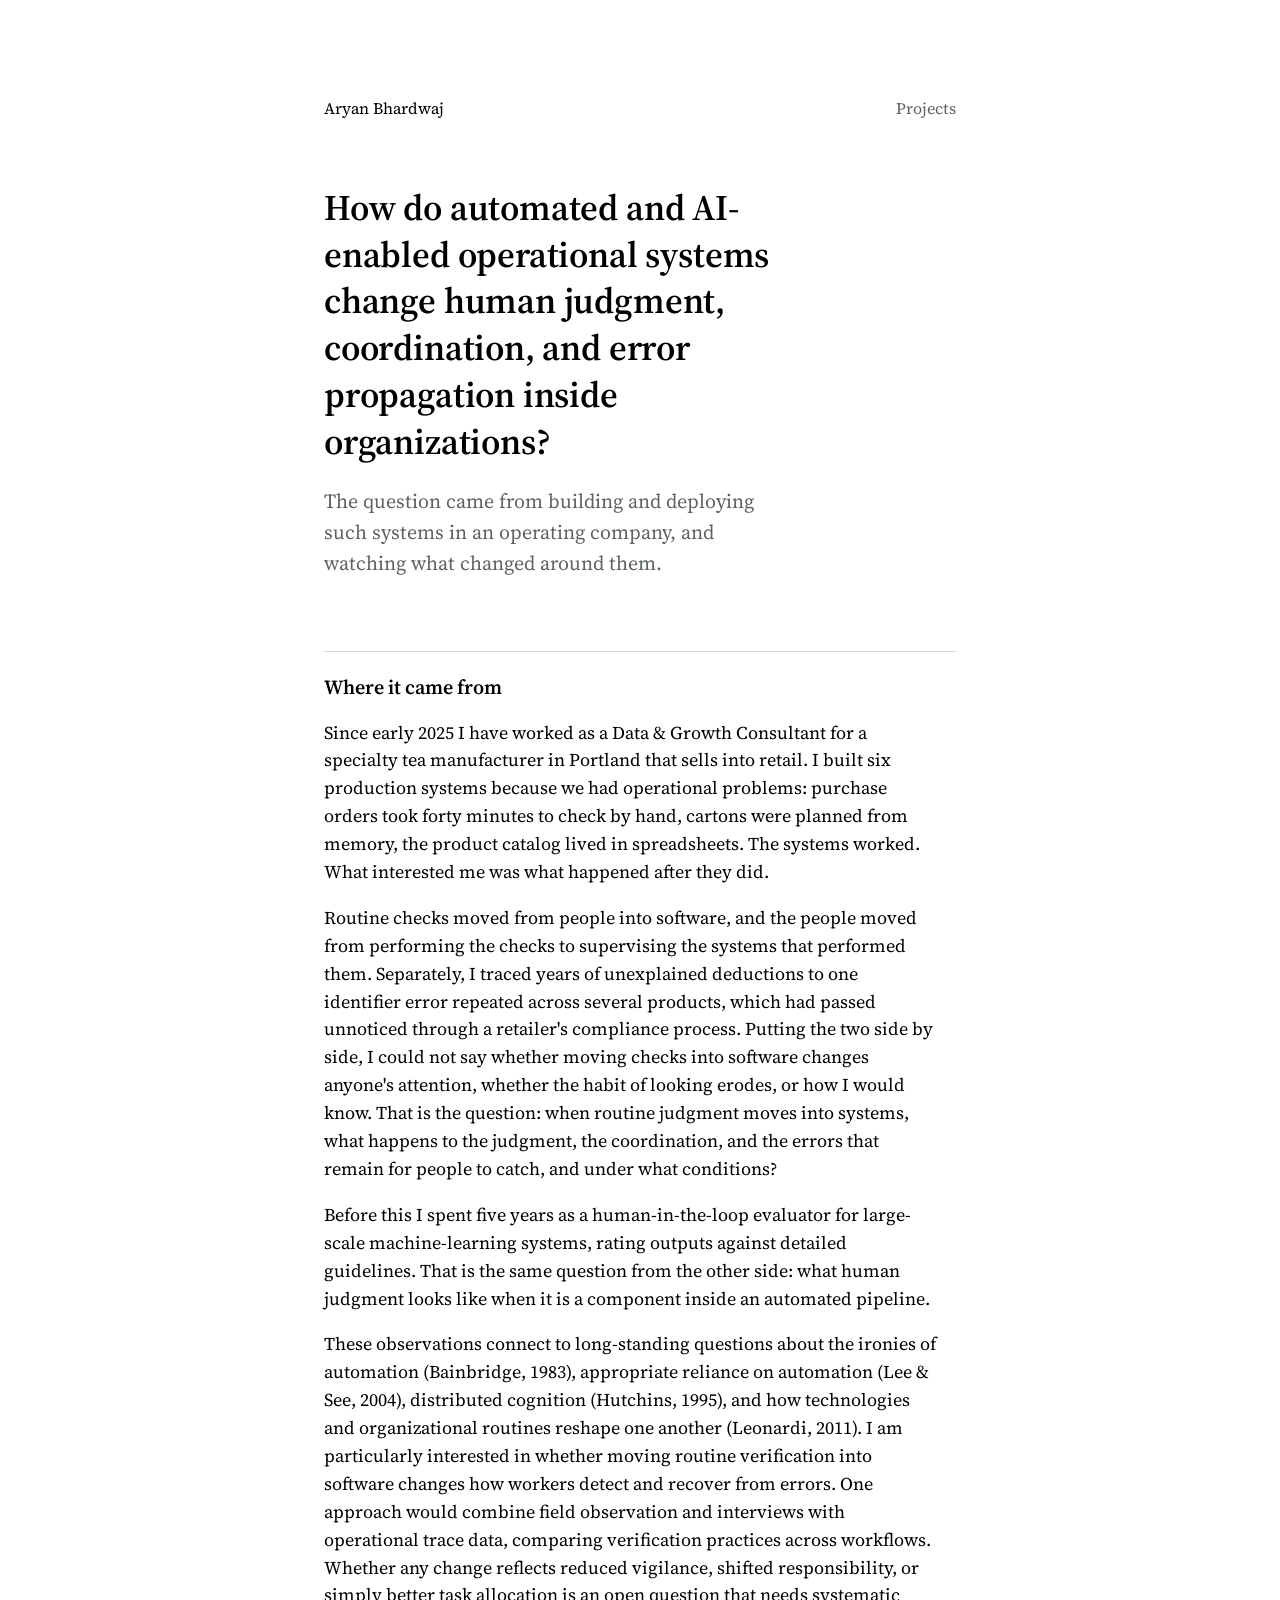
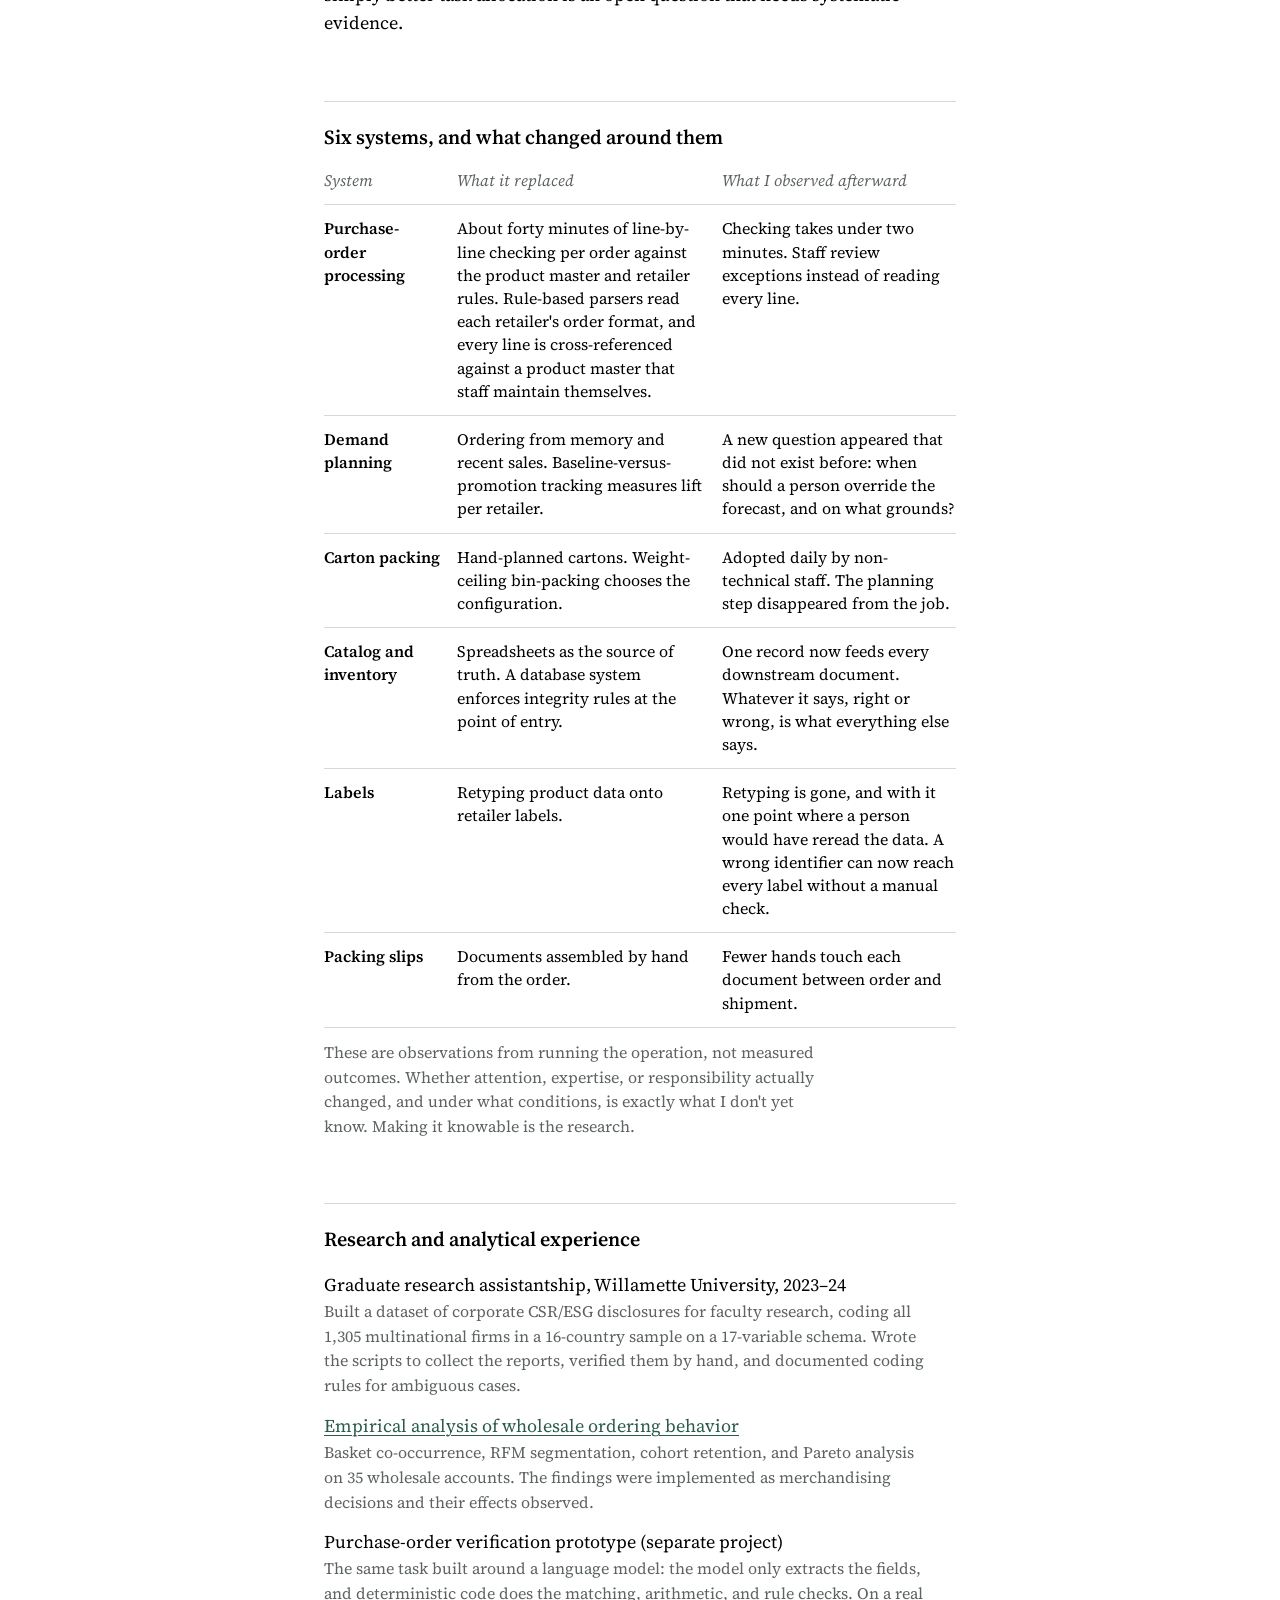
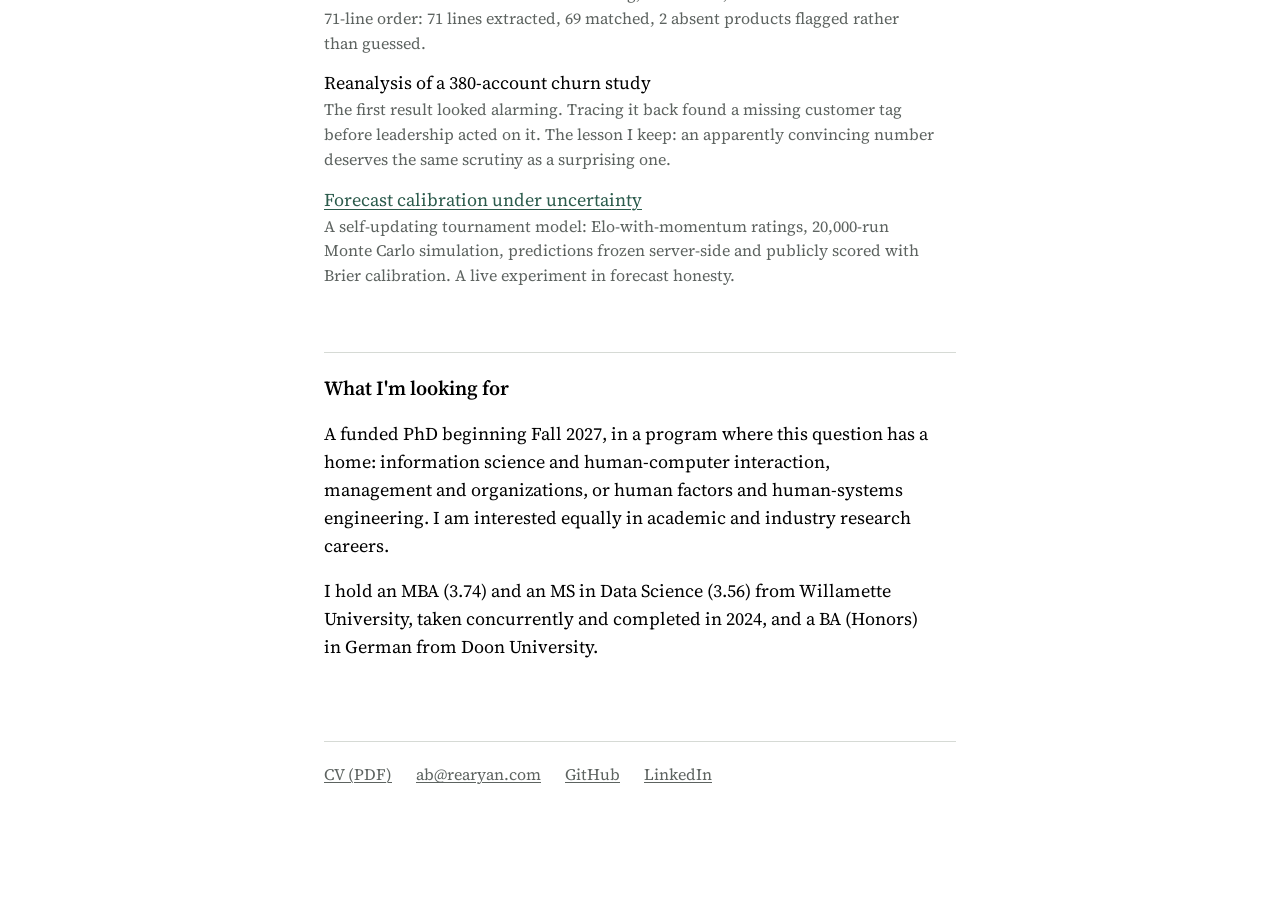
<file: research/index.html>
<!doctype html>
<html lang="en">
<head>
<meta charset="utf-8">
<meta name="viewport" content="width=device-width, initial-scale=1">
<title>Aryan Bhardwaj — Research</title>
<link rel="icon" href="/assets/images/favicon.svg" type="image/svg+xml">
<link rel="icon" href="/assets/images/favicon.ico" sizes="48x48">
<link rel="apple-touch-icon" href="/assets/images/apple-touch-icon.png">
<meta name="description" content="How automated and AI-enabled operational systems change human judgment, coordination, and error propagation inside organizations — a research question that came from running one.">
<link rel="preconnect" href="https://fonts.googleapis.com">
<link rel="preconnect" href="https://fonts.gstatic.com" crossorigin>
<link href="https://fonts.googleapis.com/css2?family=Source+Serif+4:ital,opsz,wght@0,8..60,400;0,8..60,600;1,8..60,400&display=swap" rel="stylesheet">
<style>
  /* Swap these five values to match rearyan.com */
  :root {
    --paper: #ffffff;
    --ink: #000000;
    --muted: #5d6360;
    --rule: #d6dad5;
    --accent: #2b5b4c;
    --font: "Source Serif 4", Georgia, "Times New Roman", serif;
  }
  @media (prefers-color-scheme: dark) {
    :root:not([data-theme="light"]) {
      --paper: #141615;
      --ink: #ededea;
      --muted: #a2a8a4;
      --rule: #343937;
      --accent: #8fc4b0;
    }
  }
  :root[data-theme="dark"] {
    --paper: #141615;
    --ink: #ededea;
    --muted: #a2a8a4;
    --rule: #343937;
    --accent: #8fc4b0;
  }

  * { box-sizing: border-box; }
  html { -webkit-text-size-adjust: 100%; }
  body {
    margin: 0;
    background: var(--paper);
    color: var(--ink);
    font-family: var(--font);
    font-size: 18px;
    line-height: 1.55;
    font-optical-sizing: auto;
  }
  a { color: var(--accent); text-decoration: underline; text-underline-offset: 0.15em; text-decoration-thickness: 1px; }
  a:hover { text-decoration-thickness: 2px; }
  a:focus-visible { outline: 2px solid var(--accent); outline-offset: 3px; border-radius: 2px; }

  .page {
    max-width: 680px;
    margin: 0 auto;
    padding: 56px 20px 72px;
  }
  @media (min-width: 720px) {
    .page { padding: 96px 24px 120px; }
  }

  nav {
    display: flex;
    justify-content: space-between;
    align-items: baseline;
    gap: 16px;
    font-size: 16px;
    color: var(--muted);
    margin-bottom: 64px;
  }
  nav a { color: inherit; text-decoration: none; }
  nav a:hover { color: var(--ink); text-decoration: underline; }
  nav .name { color: var(--ink); }

  h1 {
    font-size: 30px;
    line-height: 1.3;
    font-weight: 600;
    letter-spacing: -0.005em;
    margin: 0 0 20px;
    max-width: 24ch;
  }
  @media (min-width: 720px) {
    h1 { font-size: 36px; max-width: 28ch; }
  }
  .origin {
    font-size: 20px;
    color: var(--muted);
    margin: 0 0 72px;
    max-width: 44ch;
  }

  h2 {
    font-size: 20px;
    font-weight: 600;
    margin: 64px 0 16px;
    padding-top: 20px;
    border-top: 1px solid var(--rule);
  }
  p { margin: 0 0 1em; max-width: 68ch; }
  p:last-child { margin-bottom: 0; }

  /* The one structural element on the page */
  table {
    width: 100%;
    border-collapse: collapse;
    font-size: 16px;
    line-height: 1.45;
    margin: 8px 0 12px;
  }
  th, td {
    text-align: left;
    vertical-align: top;
    padding: 12px 16px 12px 0;
    border-bottom: 1px solid var(--rule);
  }
  th {
    font-weight: 400;
    color: var(--muted);
    font-style: italic;
    padding-top: 0;
  }
  td:first-child, th:first-child { font-weight: 600; width: 21%; }
  th:first-child { font-weight: 400; }
  td:nth-child(2), th:nth-child(2) { width: 42%; }
  td:last-child, th:last-child { padding-right: 0; }
  .note {
    font-size: 16px;
    color: var(--muted);
    max-width: 64ch;
  }
  @media (max-width: 560px) {
    table, thead, tbody, tr, th, td { display: block; }
    thead { display: none; }
    tr { padding: 14px 0; border-bottom: 1px solid var(--rule); }
    td { border: 0; padding: 2px 0; width: auto !important; }
    td:first-child { margin-bottom: 4px; }
    td:not(:first-child)::before {
      content: attr(data-col) ": ";
      color: var(--muted);
      font-style: italic;
    }
  }

  ul.evidence { list-style: none; padding: 0; margin: 0; }
  ul.evidence li { margin: 0 0 14px; max-width: 68ch; }
  ul.evidence li span { display: block; color: var(--muted); font-size: 16px; }

  footer {
    margin-top: 80px;
    padding-top: 20px;
    border-top: 1px solid var(--rule);
    font-size: 16px;
    color: var(--muted);
    display: flex;
    flex-wrap: wrap;
    gap: 8px 24px;
  }
  footer a { color: inherit; }
</style>
</head>
<body>
<div class="page">

  <nav>
    <a class="name" href="https://rearyan.com">Aryan Bhardwaj</a>
    <a href="https://rearyan.com">Projects</a>
  </nav>

  <h1>How do automated and AI-enabled operational systems change human judgment, coordination, and error propagation inside organizations?</h1>
  <p class="origin">The question came from building and deploying such systems in an operating company, and watching what changed around them.</p>

  <h2>Where it came from</h2>
  <p>Since early 2025 I have worked as a Data &amp; Growth Consultant for a specialty tea manufacturer in Portland that sells into retail. I built six production systems because we had operational problems: purchase orders took forty minutes to check by hand, cartons were planned from memory, the product catalog lived in spreadsheets. The systems worked. What interested me was what happened after they did.</p>
  <p>Routine checks moved from people into software, and the people moved from performing the checks to supervising the systems that performed them. Separately, I traced years of unexplained deductions to one identifier error repeated across several products, which had passed unnoticed through a retailer's compliance process. Putting the two side by side, I could not say whether moving checks into software changes anyone's attention, whether the habit of looking erodes, or how I would know. That is the question: when routine judgment moves into systems, what happens to the judgment, the coordination, and the errors that remain for people to catch, and under what conditions?</p>
  <p>Before this I spent five years as a human-in-the-loop evaluator for large-scale machine-learning systems, rating outputs against detailed guidelines. That is the same question from the other side: what human judgment looks like when it is a component inside an automated pipeline.</p>
  <p>These observations connect to long-standing questions about the ironies of automation (Bainbridge, 1983), appropriate reliance on automation (Lee &amp; See, 2004), distributed cognition (Hutchins, 1995), and how technologies and organizational routines reshape one another (Leonardi, 2011). I am particularly interested in whether moving routine verification into software changes how workers detect and recover from errors. One approach would combine field observation and interviews with operational trace data, comparing verification practices across workflows. Whether any change reflects reduced vigilance, shifted responsibility, or simply better task allocation is an open question that needs systematic evidence.</p>

  <h2>Six systems, and what changed around them</h2>
  <table>
    <thead>
      <tr>
        <th>System</th>
        <th>What it replaced</th>
        <th>What I observed afterward</th>
      </tr>
    </thead>
    <tbody>
      <tr>
        <td>Purchase-order processing</td>
        <td data-col="Replaced">About forty minutes of line-by-line checking per order against the product master and retailer rules. Rule-based parsers read each retailer's order format, and every line is cross-referenced against a product master that staff maintain themselves.</td>
        <td data-col="Observed">Checking takes under two minutes. Staff review exceptions instead of reading every line.</td>
      </tr>
      <tr>
        <td>Demand planning</td>
        <td data-col="Replaced">Ordering from memory and recent sales. Baseline-versus-promotion tracking measures lift per retailer.</td>
        <td data-col="Observed">A new question appeared that did not exist before: when should a person override the forecast, and on what grounds?</td>
      </tr>
      <tr>
        <td>Carton packing</td>
        <td data-col="Replaced">Hand-planned cartons. Weight-ceiling bin-packing chooses the configuration.</td>
        <td data-col="Observed">Adopted daily by non-technical staff. The planning step disappeared from the job.</td>
      </tr>
      <tr>
        <td>Catalog and inventory</td>
        <td data-col="Replaced">Spreadsheets as the source of truth. A database system enforces integrity rules at the point of entry.</td>
        <td data-col="Observed">One record now feeds every downstream document. Whatever it says, right or wrong, is what everything else says.</td>
      </tr>
      <tr>
        <td>Labels</td>
        <td data-col="Replaced">Retyping product data onto retailer labels.</td>
        <td data-col="Observed">Retyping is gone, and with it one point where a person would have reread the data. A wrong identifier can now reach every label without a manual check.</td>
      </tr>
      <tr>
        <td>Packing slips</td>
        <td data-col="Replaced">Documents assembled by hand from the order.</td>
        <td data-col="Observed">Fewer hands touch each document between order and shipment.</td>
      </tr>
    </tbody>
  </table>
  <p class="note">These are observations from running the operation, not measured outcomes. Whether attention, expertise, or responsibility actually changed, and under what conditions, is exactly what I don't yet know. Making it knowable is the research.</p>

  <h2>Research and analytical experience</h2>
  <ul class="evidence">
    <li>Graduate research assistantship, Willamette University, 2023–24<span>Built a dataset of corporate CSR/ESG disclosures for faculty research, coding all 1,305 multinational firms in a 16-country sample on a 17-variable schema. Wrote the scripts to collect the reports, verified them by hand, and documented coding rules for ambiguous cases.</span></li>
    <li><a href="https://rearyan.com/faire-analysis.html">Empirical analysis of wholesale ordering behavior</a><span>Basket co-occurrence, RFM segmentation, cohort retention, and Pareto analysis on 35 wholesale accounts. The findings were implemented as merchandising decisions and their effects observed.</span></li>
    <li>Purchase-order verification prototype (separate project)<span>The same task built around a language model: the model only extracts the fields, and deterministic code does the matching, arithmetic, and rule checks. On a real 71-line order: 71 lines extracted, 69 matched, 2 absent products flagged rather than guessed.</span></li>
    <li>Reanalysis of a 380-account churn study<span>The first result looked alarming. Tracing it back found a missing customer tag before leadership acted on it. The lesson I keep: an apparently convincing number deserves the same scrutiny as a surprising one.</span></li>
    <li><a href="https://wc2026.rearyan.com">Forecast calibration under uncertainty</a><span>A self-updating tournament model: Elo-with-momentum ratings, 20,000-run Monte Carlo simulation, predictions frozen server-side and publicly scored with Brier calibration. A live experiment in forecast honesty.</span></li>
  </ul>

  <h2>What I'm looking for</h2>
  <p>A funded PhD beginning Fall 2027, in a program where this question has a home: information science and human-computer interaction, management and organizations, or human factors and human-systems engineering. I am interested equally in academic and industry research careers.</p>
  <p>I hold an MBA (3.74) and an MS in Data Science (3.56) from Willamette University, taken concurrently and completed in 2024, and a BA (Honors) in German from Doon University.</p>

  <footer>
    <a href="/research/Aryan_Bhardwaj_CV_Academic.pdf">CV (PDF)</a>
    <a href="mailto:ab@rearyan.com">ab@rearyan.com</a>
    <a href="https://github.com/aaryanbh96">GitHub</a>
    <a href="https://linkedin.com/in/aaryanb">LinkedIn</a>
  </footer>

</div>
</body>
</html>
</file>
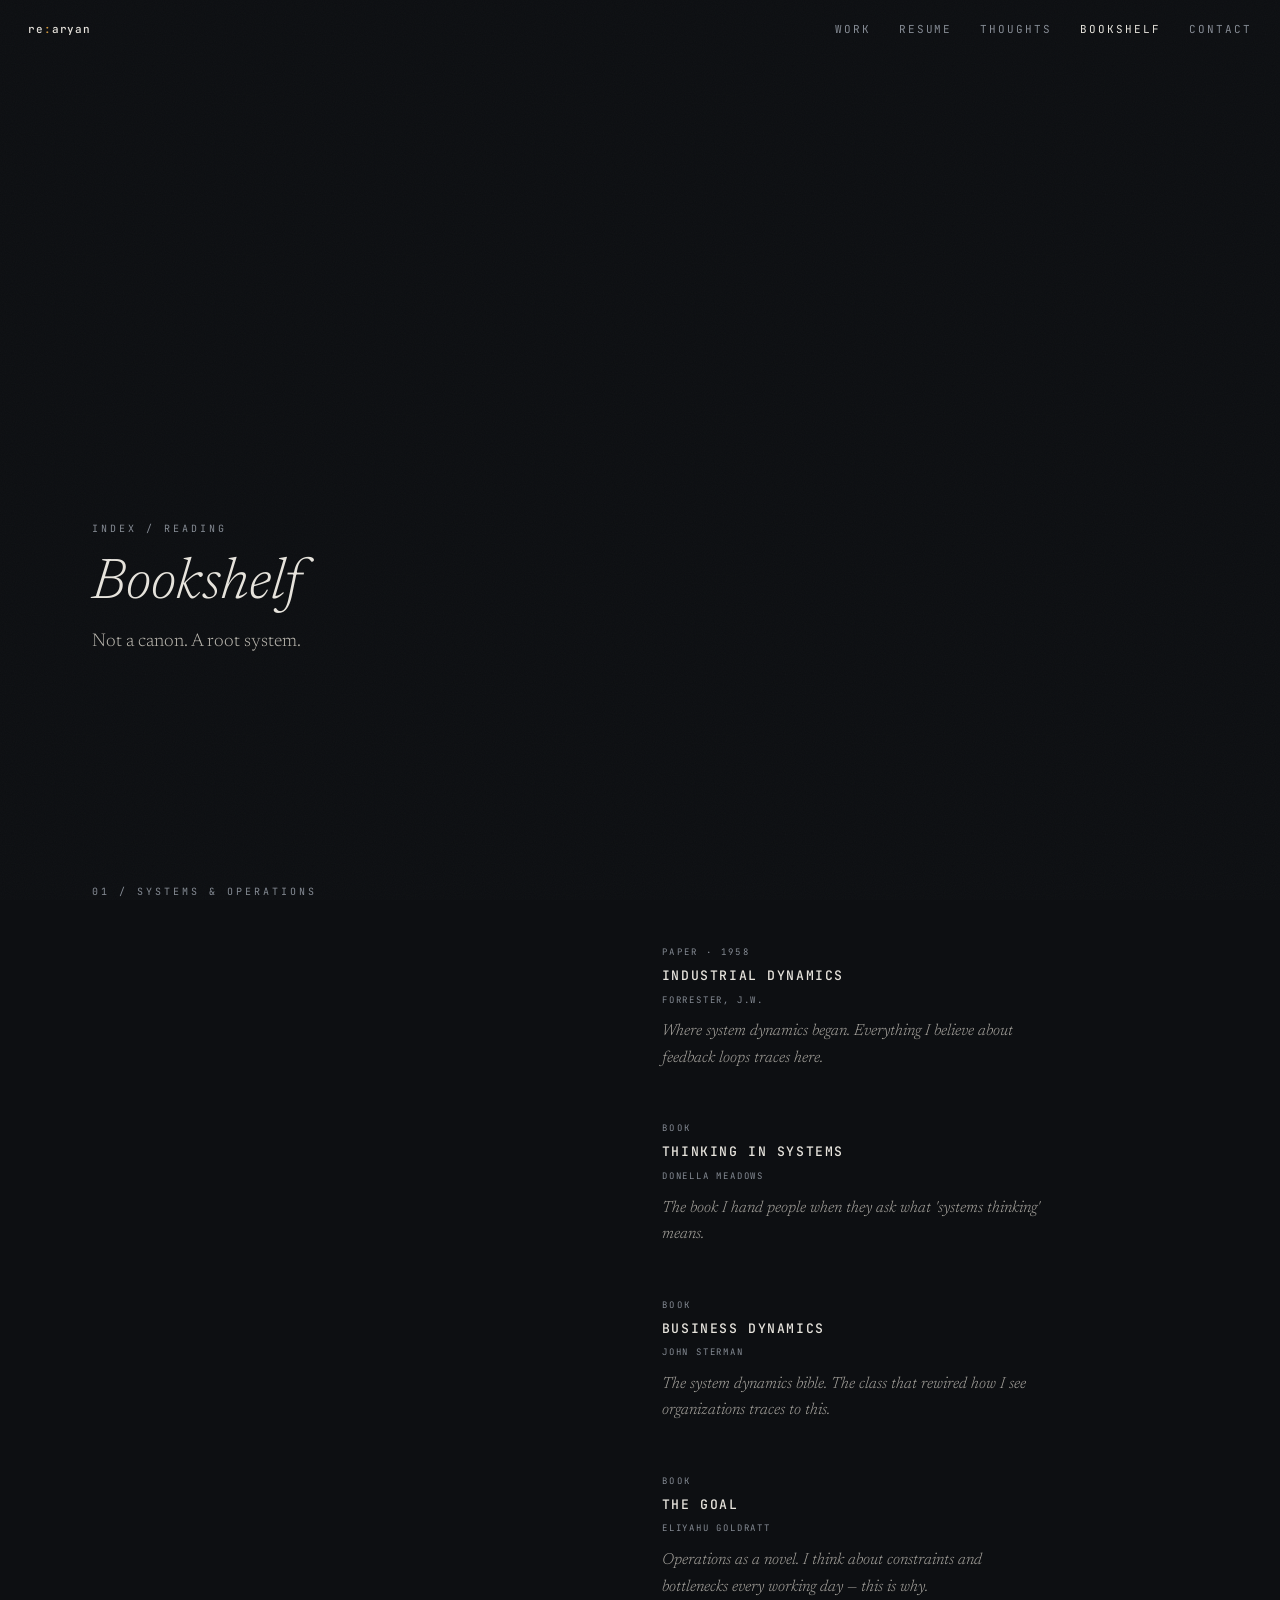
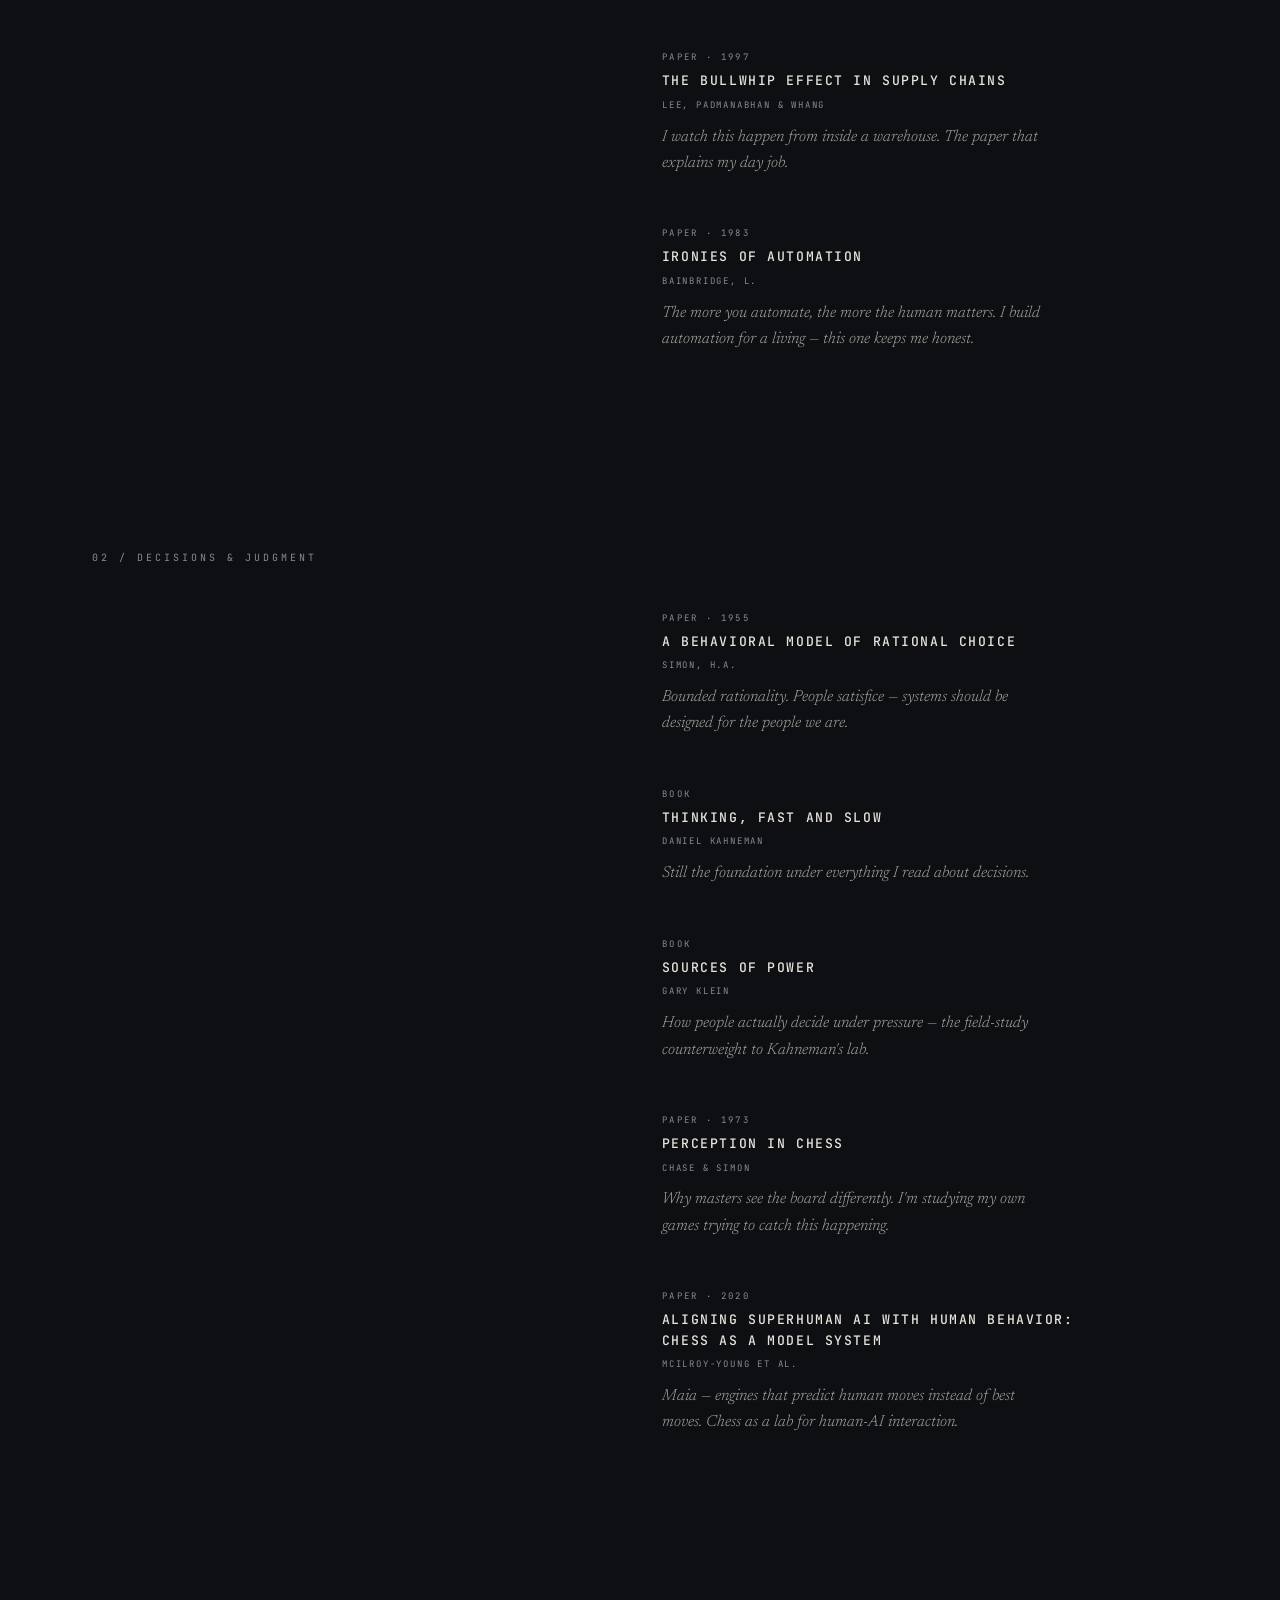
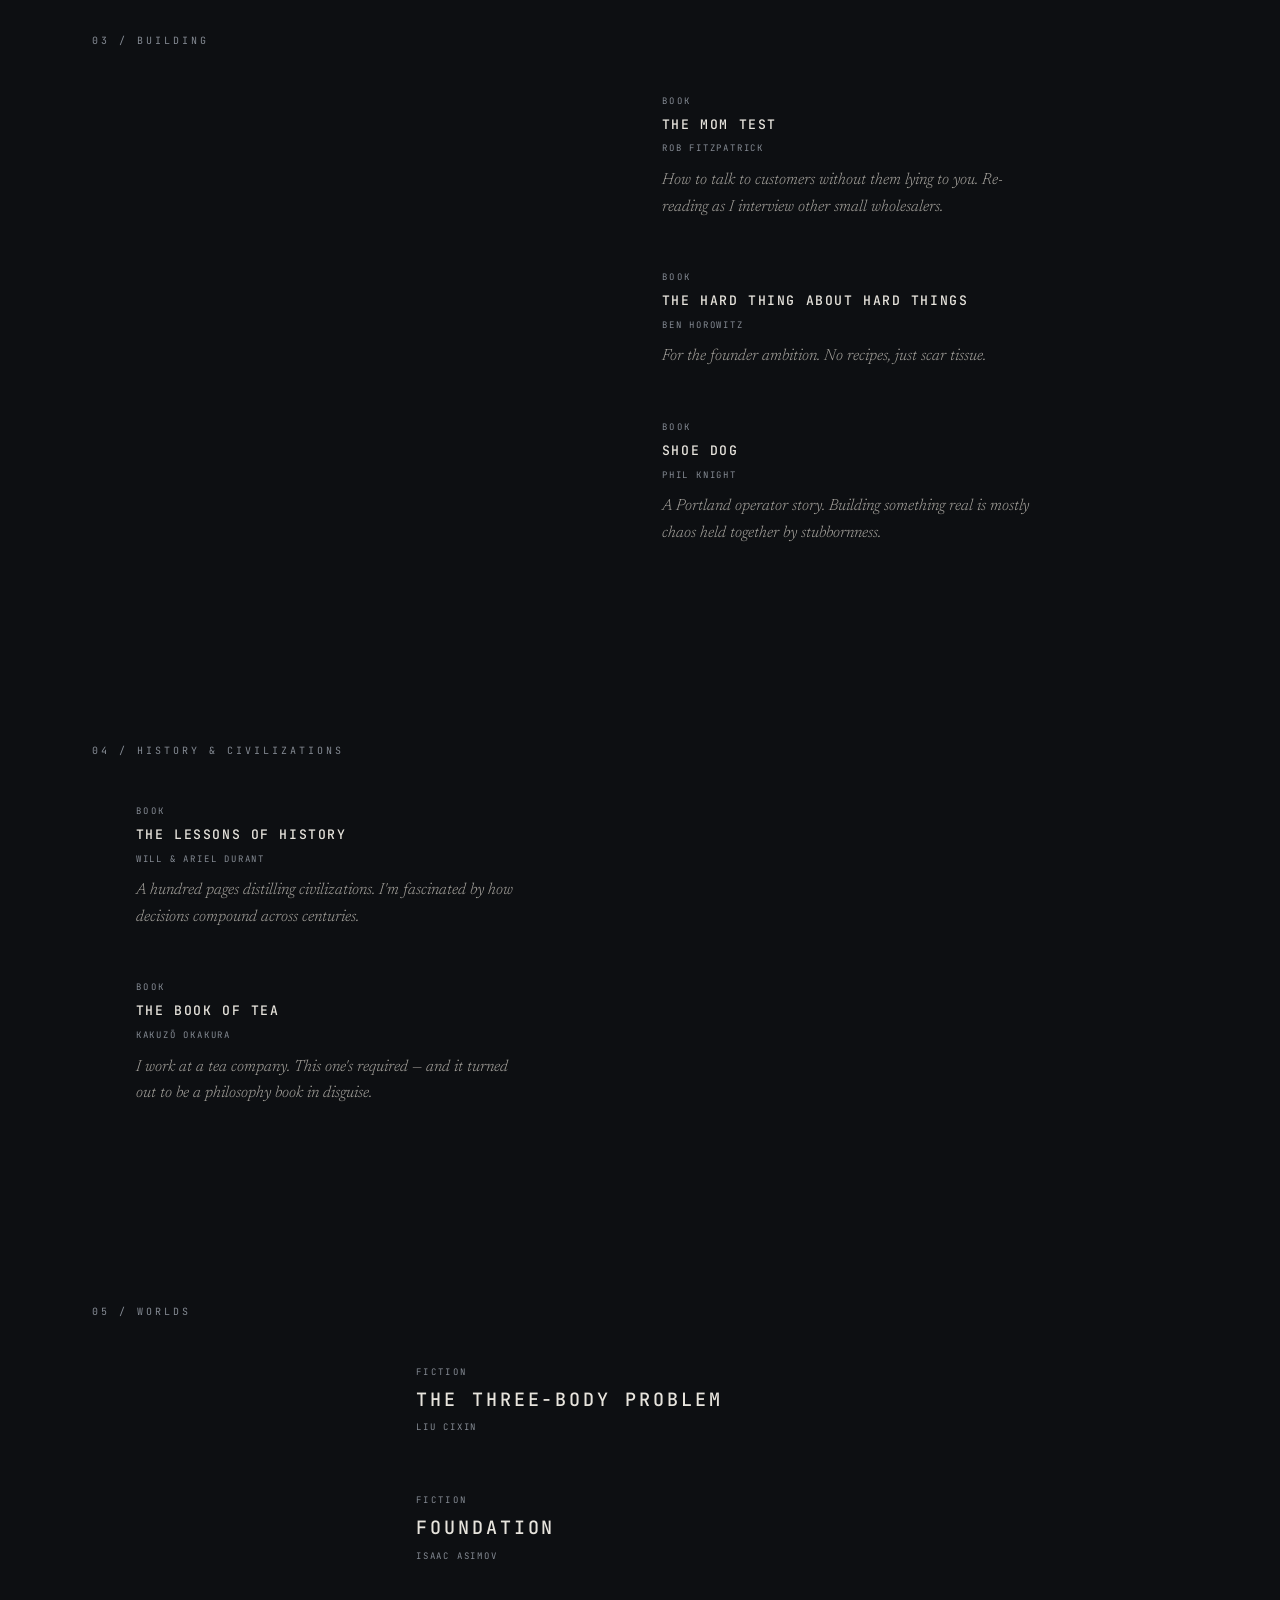
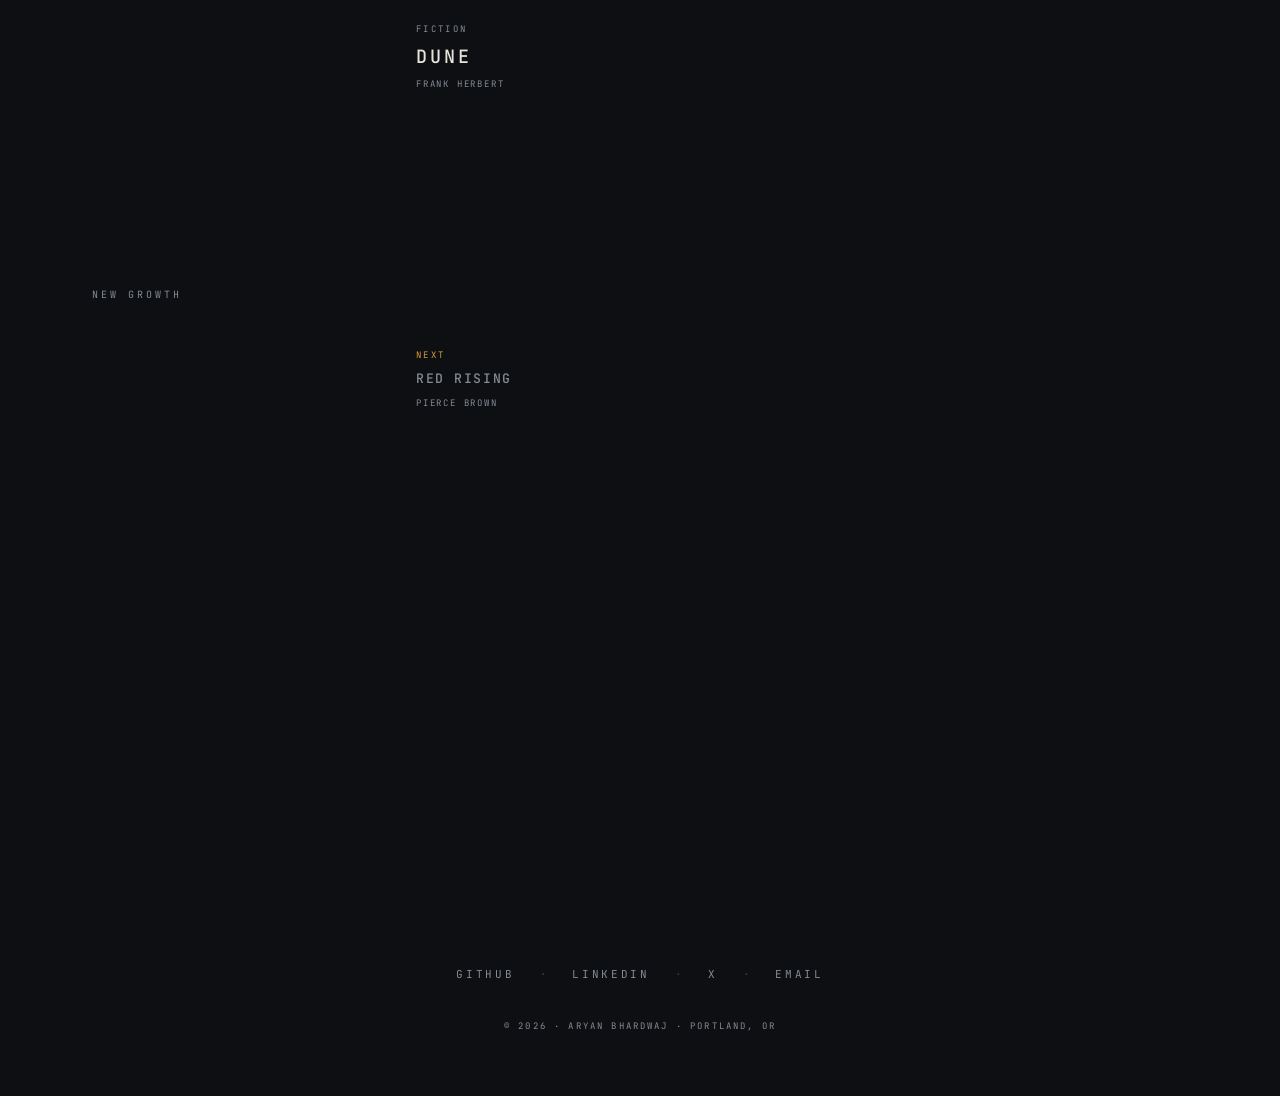
<file: bookshelf.html>
<!DOCTYPE html>
<html lang="en">
<head>
<meta charset="UTF-8">
<meta name="viewport" content="width=device-width, initial-scale=1.0, viewport-fit=cover">
<title>Bookshelf — re:aryan</title>
<meta name="description" content="Not a canon. A root system. Books, papers, and fiction organized as a tree of thought.">
<link rel="icon" href="assets/images/favicon.svg" type="image/svg+xml">
<link rel="icon" href="assets/images/favicon.ico" sizes="48x48">
<link rel="apple-touch-icon" href="assets/images/apple-touch-icon.png">
<link rel="stylesheet" href="fonts.css">
<link rel="stylesheet" href="brand.css">
<style>
  /* ── the root system ─────────────────── */
  #tree-wrap{position:relative;background:var(--bg)}
  .tree-stage{position:sticky;top:0;height:100svh;overflow:hidden;z-index:1}
  #tree{position:absolute;inset:0;width:100%;height:100%;display:block}
  .tree-content{position:relative;z-index:2;margin-top:-100svh}

  .bs-open{min-height:58svh}
  .bs-title{padding:0 1.75rem;max-width:var(--w-wide);margin:0 auto 26svh}
  .bs-title h1{font-family:var(--serif);font-style:italic;font-weight:300;
    font-size:clamp(2.4rem,5vw,3.6rem);color:var(--ink);margin:1.3rem 0 1.2rem}
  .bs-line{font-family:var(--serif);font-weight:300;font-size:1.15rem;
    color:#B9B6AE}

  .domain{padding:0 1.75rem;margin:0 auto 22svh;max-width:var(--w-wide)}
  .domain>.marker{margin-bottom:3rem}
  .dcol{max-width:26rem}
  .side-r .dcol{margin-left:52%}
  .side-l .dcol{margin-left:4%}
  .center .dcol{margin-left:auto;margin-right:auto;max-width:28rem}

  .work{margin-bottom:3.2rem;position:relative}
  .work .fmt{font-size:.5625rem;letter-spacing:.26em;color:var(--muted);
    text-transform:uppercase;display:block;margin-bottom:.5rem}
  .work h3{font-family:var(--mono);font-weight:500;font-size:.82rem;
    letter-spacing:.12em;text-transform:uppercase;color:var(--ink);
    line-height:1.55;transition:color .3s}
  .work:hover h3{color:var(--amber)}
  .work .auth{font-size:.5625rem;letter-spacing:.2em;color:var(--muted);
    text-transform:uppercase;margin-top:.45rem}
  .work .note{font-family:var(--serif);font-weight:300;font-style:italic;
    font-size:1rem;line-height:1.65;color:#A9A6A0;margin-top:.8rem;max-width:24rem}

  .worlds .work h3{font-size:clamp(.95rem,1.8vw,1.15rem);letter-spacing:.16em}
  .worlds .work{margin-bottom:3.8rem}

  .bud .fmt{color:var(--amber)}
  .bud h3{color:var(--muted)}
  .bud:hover h3{color:var(--ink)}

  .bs-end{min-height:34svh}

  @media (max-width:760px){
    .side-r .dcol,.side-l .dcol{margin-left:34%}
    .center .dcol{margin-left:34%;margin-right:0}
    .work .note{max-width:none}
    .bs-title{margin-bottom:20svh}
    .domain{margin-bottom:16svh}
  }
</style>
</head>
<body>

<nav class="site">
  <a class="brand" href="index.html">re<span>:</span>aryan</a>
  <div class="links">
    <a href="work.html">Work</a><a href="resume.html">Resume</a><a href="future.html">Thoughts</a><a href="bookshelf.html" aria-current="page">Bookshelf</a><a href="index.html#convergence">Contact</a>
  </div>
</nav>

<div id="tree-wrap">
  <div class="tree-stage"><canvas id="tree" aria-hidden="true"></canvas></div>

  <div class="tree-content">

    <div class="bs-open"></div>

    <header class="bs-title">
      <div class="ch-no">Index / Reading</div>
      <h1>Bookshelf</h1>
      <p class="bs-line">Not a canon. A root system.</p>
    </header>

    <section class="domain side-r" id="d-systems" data-domain="systems">
      <div class="marker">01 / Systems &amp; Operations</div>
      <div class="dcol">

        <article class="work" data-node="forrester" data-side="l">
          <span class="fmt">Paper · 1958</span>
          <h3>Industrial Dynamics</h3>
          <div class="auth">Forrester, J.W.</div>
          <p class="note">Where system dynamics began. Everything I believe
          about feedback loops traces here.</p>
        </article>

        <article class="work" data-node="meadows" data-side="l">
          <span class="fmt">Book</span>
          <h3>Thinking in Systems</h3>
          <div class="auth">Donella Meadows</div>
          <p class="note">The book I hand people when they ask what 'systems
          thinking' means.</p>
        </article>

        <article class="work" data-node="sterman" data-side="l">
          <span class="fmt">Book</span>
          <h3>Business Dynamics</h3>
          <div class="auth">John Sterman</div>
          <p class="note">The system dynamics bible. The class that rewired how
          I see organizations traces to this.</p>
        </article>

        <article class="work" data-node="goldratt" data-side="l">
          <span class="fmt">Book</span>
          <h3>The Goal</h3>
          <div class="auth">Eliyahu Goldratt</div>
          <p class="note">Operations as a novel. I think about constraints and
          bottlenecks every working day — this is why.</p>
        </article>

        <article class="work" data-node="bullwhip" data-side="l">
          <span class="fmt">Paper · 1997</span>
          <h3>The Bullwhip Effect in Supply Chains</h3>
          <div class="auth">Lee, Padmanabhan &amp; Whang</div>
          <p class="note">I watch this happen from inside a warehouse. The
          paper that explains my day job.</p>
        </article>

        <article class="work" data-node="bainbridge" data-side="l">
          <span class="fmt">Paper · 1983</span>
          <h3>Ironies of Automation</h3>
          <div class="auth">Bainbridge, L.</div>
          <p class="note">The more you automate, the more the human matters. I
          build automation for a living — this one keeps me honest.</p>
        </article>

      </div>
    </section>

    <section class="domain side-r" id="d-decisions" data-domain="decisions">
      <div class="marker">02 / Decisions &amp; Judgment</div>
      <div class="dcol">

        <article class="work" data-node="simon" data-side="l">
          <span class="fmt">Paper · 1955</span>
          <h3>A Behavioral Model of Rational Choice</h3>
          <div class="auth">Simon, H.A.</div>
          <p class="note">Bounded rationality. People satisfice — systems
          should be designed for the people we are.</p>
        </article>

        <article class="work" data-node="kahneman" data-side="l">
          <span class="fmt">Book</span>
          <h3>Thinking, Fast and Slow</h3>
          <div class="auth">Daniel Kahneman</div>
          <p class="note">Still the foundation under everything I read about
          decisions.</p>
        </article>

        <article class="work" data-node="klein" data-side="l">
          <span class="fmt">Book</span>
          <h3>Sources of Power</h3>
          <div class="auth">Gary Klein</div>
          <p class="note">How people actually decide under pressure — the
          field-study counterweight to Kahneman's lab.</p>
        </article>

        <article class="work" data-node="chess" data-side="l">
          <span class="fmt">Paper · 1973</span>
          <h3>Perception in Chess</h3>
          <div class="auth">Chase &amp; Simon</div>
          <p class="note">Why masters see the board differently. I'm studying
          my own games trying to catch this happening.</p>
        </article>

        <article class="work" data-node="maia" data-side="l">
          <span class="fmt">Paper · 2020</span>
          <h3>Aligning Superhuman AI with Human Behavior: Chess as a Model System</h3>
          <div class="auth">McIlroy-Young et al.</div>
          <p class="note">Maia — engines that predict human moves instead of
          best moves. Chess as a lab for human-AI interaction.</p>
        </article>

      </div>
    </section>

    <section class="domain side-r" id="d-building" data-domain="building">
      <div class="marker">03 / Building</div>
      <div class="dcol">

        <article class="work" data-node="momtest" data-side="l">
          <span class="fmt">Book</span>
          <h3>The Mom Test</h3>
          <div class="auth">Rob Fitzpatrick</div>
          <p class="note">How to talk to customers without them lying to you.
          Re-reading as I interview other small wholesalers.</p>
        </article>

        <article class="work" data-node="horowitz" data-side="l">
          <span class="fmt">Book</span>
          <h3>The Hard Thing About Hard Things</h3>
          <div class="auth">Ben Horowitz</div>
          <p class="note">For the founder ambition. No recipes, just scar
          tissue.</p>
        </article>

        <article class="work" data-node="knight" data-side="l">
          <span class="fmt">Book</span>
          <h3>Shoe Dog</h3>
          <div class="auth">Phil Knight</div>
          <p class="note">A Portland operator story. Building something real is
          mostly chaos held together by stubbornness.</p>
        </article>

      </div>
    </section>

    <section class="domain side-l" id="d-history" data-domain="history">
      <div class="marker">04 / History &amp; Civilizations</div>
      <div class="dcol">

        <article class="work" data-node="durant" data-side="r">
          <span class="fmt">Book</span>
          <h3>The Lessons of History</h3>
          <div class="auth">Will &amp; Ariel Durant</div>
          <p class="note">A hundred pages distilling civilizations. I'm
          fascinated by how decisions compound across centuries.</p>
        </article>

        <article class="work" data-node="okakura" data-side="r">
          <span class="fmt">Book</span>
          <h3>The Book of Tea</h3>
          <div class="auth">Kakuzō Okakura</div>
          <p class="note">I work at a tea company. This one's required — and it
          turned out to be a philosophy book in disguise.</p>
        </article>

      </div>
    </section>

    <section class="domain center worlds" id="d-worlds" data-domain="worlds">
      <div class="marker">05 / Worlds</div>
      <div class="dcol">

        <article class="work" data-node="threebody" data-side="l">
          <span class="fmt">Fiction</span>
          <h3>The Three-Body Problem</h3>
          <div class="auth">Liu Cixin</div>
        </article>

        <article class="work" data-node="foundation" data-side="l">
          <span class="fmt">Fiction</span>
          <h3>Foundation</h3>
          <div class="auth">Isaac Asimov</div>
        </article>

        <article class="work" data-node="dune" data-side="l">
          <span class="fmt">Fiction</span>
          <h3>Dune</h3>
          <div class="auth">Frank Herbert</div>
        </article>

      </div>
    </section>

    <section class="domain center" id="d-next" data-domain="next">
      <div class="marker">New Growth</div>
      <div class="dcol">

        <article class="work bud" data-node="redrising" data-side="l">
          <span class="fmt">Next</span>
          <h3>Red Rising</h3>
          <div class="auth">Pierce Brown</div>
        </article>

      </div>
    </section>

    <div class="bs-end"></div>

  </div>
</div>

<footer class="site">
  <div class="footer-links">
    <a href="https://github.com/aaryanbh96" target="_blank" rel="noopener">Github</a><span class="sep">·</span>
    <a href="https://www.linkedin.com/in/aaryanb/" target="_blank" rel="noopener">LinkedIn</a><span class="sep">·</span>
    <a href="https://x.com/aryanb_or" target="_blank" rel="noopener">X</a><span class="sep">·</span>
    <a href="mailto:ab@rearyan.com">Email</a>
  </div>
  <div class="colophon">© 2026 · Aryan Bhardwaj · Portland, OR</div>
</footer>

<script>
(function(){
  "use strict";
  const reduce=matchMedia('(prefers-reduced-motion: reduce)').matches;
  const wrap=document.getElementById('tree-wrap');
  const canvas=document.getElementById('tree');
  const ctx=canvas.getContext('2d');
  const INK='231,228,221',GRY='120,126,136',AMB='214,154,60',BARK='159,131,88';
  const clamp=(v,a,b)=>v<a?a:v>b?b:v;
  const smooth=t=>{t=clamp(t,0,1);return t*t*(3-2*t)};
  const lerp=(a,b,t)=>a+(b-a)*t;
  function mulberry32(a){return function(){a|=0;a=a+0x6D2B79F5|0;
    let t=Math.imul(a^a>>>15,1|a);t=t+Math.imul(t^t>>>7,61|t)^t;
    return((t^t>>>14)>>>0)/4294967296;}}

  let W=0,H=0,DPR=1,wrapTop=0,wrapH=0,progress=0;
  let spines=[],masses=[],halos=[],filaments=[],rings=[],
      works=[],links=[],ticks=[],stars=[],coords=[];
  let pulse=null,nextPulse=0,active=null;

  function curve(pts,n){
    const out=[];
    for(let i=0;i<=n;i++){
      const t=i/n*(pts.length-1),k=Math.min(Math.floor(t),pts.length-2),u=t-k;
      const p0=pts[Math.max(k-1,0)],p1=pts[k],p2=pts[k+1],p3=pts[Math.min(k+2,pts.length-1)];
      const u2=u*u,u3=u2*u;
      out.push([
        0.5*((2*p1[0])+(-p0[0]+p2[0])*u+(2*p0[0]-5*p1[0]+4*p2[0]-p3[0])*u2+(-p0[0]+3*p1[0]-3*p2[0]+p3[0])*u3),
        0.5*((2*p1[1])+(-p0[1]+p2[1])*u+(2*p0[1]-5*p1[1]+4*p2[1]-p3[1])*u2+(-p0[1]+3*p1[1]-3*p2[1]+p3[1])*u3)
      ]);
    }
    return out;
  }
  const yRange=pts=>{let a=1e18,b=-1e18;
    for(const p of pts){if(p[1]<a)a=p[1];if(p[1]>b)b=p[1];}return [a,b];};
  function yOnSpine(sp,y){
    let best=0,bd=1e18;
    for(let i=0;i<sp.pts.length;i++){
      const d=Math.abs(sp.pts[i][1]-y);
      if(d<bd){bd=d;best=i;}
    }
    return sp.pts[best];
  }
  /* thickened silhouette around a spine: closed polygon of both edges */
  function silhouette(pts,widthFn,rnd){
    const L=[],R=[];
    for(let i=0;i<pts.length;i++){
      const t=i/(pts.length-1);
      const p=pts[i],q=pts[Math.min(i+1,pts.length-1)],o=pts[Math.max(i-1,0)];
      let dx=q[0]-o[0],dy=q[1]-o[1];
      const d=Math.hypot(dx,dy)||1;dx/=d;dy/=d;
      const w=widthFn(t)*(0.85+rnd()*0.3);
      L.push([p[0]-dy*w,p[1]+dx*w]);
      R.push([p[0]+dy*w,p[1]-dx*w]);
    }
    return {pts:L.concat(R.reverse()),edgeL:L,edgeR:R};
  }

  function layout(){
    DPR=Math.min(devicePixelRatio||1,1.75);
    W=canvas.clientWidth*DPR;H=canvas.clientHeight*DPR;
    canvas.width=W;canvas.height=H;
    const r=wrap.getBoundingClientRect();
    wrapTop=r.top+scrollY;wrapH=wrap.offsetHeight;

    const sec=id=>{
      const e=document.getElementById(id),rr=e.getBoundingClientRect();
      return {top:rr.top+scrollY-wrapTop,h:rr.height,
              mid:rr.top+scrollY-wrapTop+rr.height/2};
    };
    const S={sys:sec('d-systems'),dec:sec('d-decisions'),bld:sec('d-building'),
             his:sec('d-history'),wor:sec('d-worlds'),nxt:sec('d-next')};
    const vw=canvas.clientWidth,mob=vw<760,M=mob?0.55:1;
    const px=f=>f*vw*DPR;
    const rnd=mulberry32(1958);
    const j=a=>(rnd()-0.5)*a;

    const xT=mob?0.24:0.37;
    spines=[];masses=[];halos=[];filaments=[];rings=[];
    works=[];links=[];ticks=[];stars=[];coords=[];

    /* ─── THE GREAT TRUNK: persists from the roots to the crown base ─── */
    const rootJ=S.sys.top+S.sys.h*0.95;
    const crownB=S.wor.top-30;
    const trunkPts=curve([
      [px(xT+j(.008)),rootJ+180],
      [px(xT+j(.015)),rootJ],
      [px(xT+0.02+j(.015)),(rootJ+S.dec.mid)/2],
      [px(xT-0.012+j(.012)),S.dec.mid],
      [px(xT+0.022+j(.012)),S.bld.top],
      [px(xT-0.006+j(.015)),S.his.mid],
      [px(xT+0.012),crownB]
    ],160);
    const trunkW=t=>lerp(56,22,smooth(t*1.4))*DPR*M;
    const trunk={id:'trunk',domain:'trunk',type:'trunk',pts:trunkPts,
      strands:mob?22:40,spread:t=>trunkW(t)*0.62,yr:yRange(trunkPts)};
    spines.push(trunk);
    const tSil=silhouette(trunkPts,trunkW,rnd);
    masses.push({pts:tSil.pts,fill:`rgba(${BARK},0.028)`,domain:'trunk',yr:yRange(tSil.pts)});
    const tSil2=silhouette(trunkPts,t=>trunkW(t)*0.55,rnd);
    masses.push({pts:tSil2.pts,fill:`rgba(${INK},0.018)`,domain:'trunk',yr:yRange(tSil2.pts)});
    masses.push({edge:tSil.edgeL,stroke:`rgba(${INK},0.17)`,domain:'trunk',yr:yRange(tSil.edgeL)});
    masses.push({edge:tSil.edgeR,stroke:`rgba(${INK},0.17)`,domain:'trunk',yr:yRange(tSil.edgeR)});
    halos.push({pts:trunkPts,w:150*DPR*M,c:`rgba(${BARK},0.020)`,domain:'trunk',yr:trunk.yr});
    halos.push({pts:trunkPts,w:90*DPR*M,c:`rgba(${INK},0.016)`,domain:'trunk',yr:trunk.yr});

    /* growth rings: two, crossing the trunk */
    for(const tt of [0.30,0.62]){
      const i=Math.floor(tt*(trunkPts.length-1));
      const p=trunkPts[i],q=trunkPts[Math.min(i+2,trunkPts.length-1)];
      const ang=Math.atan2(q[1]-p[1],q[0]-p[0]);
      rings.push({x:p[0],y:p[1],w:trunkW(tt),rot:ang+Math.PI/2,
        a0:0.7+rnd()*0.5,span:2.2+rnd()*1.2,domain:'trunk'});
    }

    /* ─── ROOTS: primaries → secondaries → filaments, beyond both edges ─── */
    const nR=mob?5:7;
    const rootSpines=[];
    for(let i=0;i<nR;i++){
      const f=i/(nR-1);
      const endX=px(lerp(-0.06,1.08,f)+j(.05));
      const endY=S.sys.top+S.sys.h*lerp(0.25,1.35,rnd());
      const pr=curve([
        [px(xT+j(.01)),rootJ+150],
        [px(lerp(xT,endX/px(1),0.45)+j(.05)),lerp(rootJ+170,endY,0.5)],
        [endX,endY]],70);
      const sp={id:'root'+i,domain:'systems',type:'root',pts:pr,
        strands:mob?3:5,spread:t=>lerp(8,20,t)*DPR*M,yr:yRange(pr)};
      spines.push(sp);rootSpines.push(sp);
      const rw=t=>lerp(20,3,t)*DPR*M;
      const rs=silhouette(pr,rw,rnd);
      masses.push({pts:rs.pts,fill:`rgba(${BARK},0.020)`,domain:'systems',yr:yRange(rs.pts)});
      // secondaries
      const nS=2+(rnd()*3|0);
      for(let k=0;k<nS;k++){
        const t0=0.35+rnd()*0.4,i0=Math.floor(t0*(pr.length-1));
        const base=pr[i0];
        const ex=base[0]+px(j(.22))+(f<0.5?-1:1)*px(0.05+rnd()*0.12);
        const ey=base[1]+(60+rnd()*220)*(rnd()>0.3?1:0.4);
        const sc=curve([base,
          [lerp(base[0],ex,0.5)+px(j(.04)),lerp(base[1],ey,0.5)],
          [ex,ey]],36);
        spines.push({id:'root'+i+'s'+k,domain:'systems',type:'root',pts:sc,
          strands:2,spread:t=>lerp(3,7,t)*DPR*M,yr:yRange(sc)});
        // hairline filaments
        for(let h=0;h<(mob?3:5);h++){
          const t1=0.4+rnd()*0.55,i1=Math.floor(t1*(sc.length-1));
          const b2=sc[i1];
          const fx=b2[0]+px(j(.10)),fy=b2[1]+(20+rnd()*90);
          filaments.push({pts:curve([b2,
            [lerp(b2[0],fx,0.5)+px(j(.02)),lerp(b2[1],fy,0.5)],
            [fx,fy]],14),domain:'systems',a:0.05,yr:[b2[1],fy]});
        }
      }
    }
    halos.push({pts:trunkPts.slice(0,30),w:190*DPR*M,c:`rgba(${BARK},0.016)`,
      domain:'systems',yr:yRange(trunkPts.slice(0,30))});

    /* ─── PRIMARY LIMBS: Building right, History left — off the frame ─── */
    function limb(id,domain,secTop,secMid,secH,dir){
      const pts=curve([
        [px(xT+0.01*dir),secTop-40],
        [px(xT+0.16*dir+j(.03)),secTop+secH*0.2],
        [px(xT+0.42*dir+j(.04)),secMid],
        [px(dir>0?1.08:-0.08),secTop+secH*(0.7+rnd()*0.4)]],90);
      const sp={id,domain,type:'branch',pts,
        strands:mob?8:14,spread:t=>lerp(15,5,t)*DPR*M,yr:yRange(pts)};
      spines.push(sp);
      const lw=t=>lerp(22,4,t)*DPR*M;
      const ls=silhouette(pts,lw,rnd);
      masses.push({pts:ls.pts,fill:`rgba(${BARK},0.024)`,domain,yr:yRange(ls.pts)});
      masses.push({edge:ls.edgeL,stroke:`rgba(${INK},0.14)`,domain,yr:yRange(ls.edgeL)});
      halos.push({pts,w:100*DPR*M,c:`rgba(${BARK},0.018)`,domain,yr:sp.yr});
      // a faint riser feeding the crown
      const i0=Math.floor(0.45*(pts.length-1)),b=pts[i0];
      const riser=curve([b,[b[0]+px(0.06*dir),lerp(b[1],crownB,0.5)],
        [px(xT+0.05*dir),crownB+20]],40);
      spines.push({id:id+'-riser',domain:'worlds',type:'branch',pts:riser,
        strands:2,spread:()=>2*DPR,yr:yRange(riser)});
      return sp;
    }
    const limbB=limb('building','building',S.bld.top,S.bld.mid,S.bld.h,+1);
    const limbH=limb('history','history',S.his.top,S.his.mid,S.his.h,-1);

    /* ─── THE CROWN: seven arms + splits, wider than the world ─── */
    const crownArms=[];
    const nA=mob?5:7;
    for(let i=0;i<nA;i++){
      const f=i/(nA-1);
      const ex=px(lerp(-0.05,1.12,f)+j(.05));
      const ey=S.wor.top+S.wor.h*lerp(-0.05,0.9,rnd());
      const pts=curve([
        [px(xT+0.01+j(.01)),crownB+30],
        [px(xT+j(.06)),S.wor.top+S.wor.h*0.18],
        [lerp(px(xT),ex,0.6)+px(j(.05)),lerp(S.wor.top+S.wor.h*0.3,ey,0.6)],
        [ex,ey]],80);
      const sp={id:'crown'+i,domain:'worlds',type:'crown',pts,
        strands:mob?4:6,spread:t=>lerp(6,15,t)*DPR*M,yr:yRange(pts)};
      spines.push(sp);crownArms.push(sp);
      // splits
      for(let k=0;k<2;k++){
        const t0=0.5+rnd()*0.3,i0=Math.floor(t0*(pts.length-1));
        const b=pts[i0];
        const sx=b[0]+px(j(.2))+(f<0.5?-1:1)*px(0.06+rnd()*0.1);
        const sy2=b[1]-(60+rnd()*200);
        const sc=curve([b,[lerp(b[0],sx,0.5),lerp(b[1],sy2,0.5)+j(30)],[sx,sy2]],30);
        spines.push({id:'crown'+i+'x'+k,domain:'worlds',type:'crown',pts:sc,
          strands:2,spread:t=>lerp(2,6,t)*DPR*M,yr:yRange(sc)});
        for(let h=0;h<(mob?2:4);h++){
          const b2=sc[Math.floor((0.5+rnd()*0.45)*(sc.length-1))];
          const fx=b2[0]+px(j(.06)),fy=b2[1]-(15+rnd()*60);
          filaments.push({pts:curve([b2,[lerp(b2[0],fx,0.5),lerp(b2[1],fy,0.5)],[fx,fy]],10),
            domain:'worlds',a:0.06,yr:[fy,b2[1]]});
        }
      }
    }
    // the arm that carries new growth
    {
      const ex=px(mob?0.6:0.62),ey=S.nxt.mid;
      const pts=curve([
        [px(xT+0.012),crownB+30],
        [px(xT+0.1+j(.03)),S.wor.top+S.wor.h*0.4],
        [px(mob?0.5:0.54),S.wor.top+S.wor.h*0.95],
        [ex,ey]],70);
      spines.push({id:'crownNext',domain:'next',type:'crown',pts,
        strands:3,spread:t=>lerp(4,1.5,t)*DPR*M,yr:yRange(pts)});
    }
    // canopy atmosphere: three vast faint arcs
    const cy=S.wor.top+S.wor.h*0.45;
    for(let i=0;i<3;i++){
      const arcPts=[];
      const rx=px(0.55+i*0.16),ry=(S.wor.h*0.5+i*90);
      for(let a=Math.PI*1.05;a<=Math.PI*1.95;a+=0.09)
        arcPts.push([px(xT+0.06)+Math.cos(a)*rx,cy+Math.sin(a)*ry*0.9]);
      halos.push({pts:arcPts,w:(110-i*22)*DPR*M,
        c:`rgba(${i===1?INK:BARK},${0.014-i*0.002})`,domain:'worlds',yr:yRange(arcPts)});
    }

    /* growth ticks / coordinates / stars */
    for(let i=0;i<26;i++){
      const t=0.08+0.84*rnd();
      ticks.push({t,side:rnd()>0.5?1:-1,len:(3+rnd()*4)*DPR});
    }
    for(let i=0;i<8;i++){
      coords.push({x:px(0.05+rnd()*0.6),y:S.sys.top+S.sys.h*rnd(),
        v:String((rnd()*90|0)).padStart(2,'0')+'.'+String(rnd()*9|0)});
    }
    for(let i=0;i<(mob?36:64);i++){
      stars.push({x:px(-0.02+rnd()*1.06),
        y:S.wor.top-120+(S.wor.h+S.nxt.h+260)*rnd(),
        a:0.04+rnd()*0.09,s:(0.6+rnd()*0.8)*DPR});
    }

    /* works: anchor nodes (unchanged behavior) */
    const domainSpine={systems:null,decisions:trunk,building:limbB,
      history:limbH,worlds:crownArms[Math.min(1,crownArms.length-1)],
      next:spines.find(s=>s.id==='crownNext')};
    document.querySelectorAll('.work').forEach(el=>{
      const h=el.querySelector('h3').getBoundingClientRect();
      const y=h.top+scrollY-wrapTop+h.height/2;
      const domain=el.closest('.domain').dataset.domain;
      let sp=domainSpine[domain];
      if(domain==='systems'){
        let best=null,bd=1e18;
        for(const s of rootSpines){
          const p=yOnSpine(s,y),d=Math.abs(p[1]-y);
          if(d<bd){bd=d;best=s;}
        }
        sp=best;
      }
      const side=el.dataset.side;
      const nx=(side==='l'?h.left-26:h.right+26)*DPR;
      works.push({id:el.dataset.node,el,y,nx,sp,domain,
        bud:el.classList.contains('bud'),fiction:domain==='worlds'});
    });
    const byId=Object.fromEntries(works.map(w=>[w.id,w]));
    for(const [a,b] of [['chess','maia'],['bainbridge','kahneman'],
        ['simon','meadows'],['durant','foundation'],['durant','dune']])
      if(byId[a]&&byId[b])links.push([byId[a],byId[b]]);
  }

  const BAND={trunk:[.16,.16],systems:[.06,.16],decisions:[.34,.16],
    building:[.48,.16],history:[.60,.16],worlds:[.72,.16],next:[.87,.10]};
  const domA=d=>{
    if(reduce)return 1;
    const b=BAND[d]||[0,.2];
    return smooth((progress-b[0])/b[1]);
  };

  function strandPoint(sp,i,k){
    const t=i/(sp.pts.length-1);
    const [x,y]=sp.pts[i];
    const s=sp.seeds[k];
    const off=((k/(sp.strands-1||1))-0.5)*2*sp.spread(t)*s.a
      +Math.sin(t*9+s.o)*1.4*DPR;
    return [x+off,y];
  }
  // seeds
  function seedStrands(){
    const rnd=mulberry32(777);
    for(const sp of spines){
      sp.seeds=[];
      for(let k=0;k<sp.strands;k++)
        sp.seeds.push({o:rnd()*7,a:0.6+rnd()*0.8,bright:rnd()>0.84});
    }
  }

  function pathTo(pts,sy,close){
    const u=DPR;
    ctx.beginPath();
    for(let i=0;i<pts.length;i++){
      const V=pts[i][1]*u-sy;
      if(i===0)ctx.moveTo(pts[i][0],V);
      else ctx.lineTo(pts[i][0],V);
    }
    if(close)ctx.closePath();
  }
  const inView=(yr,sy,pad)=>{
    const u=DPR;
    return yr[1]*u-sy>=-pad&&yr[0]*u-sy<=H+pad;
  };

  function draw(now){
    ctx.clearRect(0,0,W,H);
    const sy=(scrollY-wrapTop)*DPR,u=DPR;
    const vTop=-80*u,vBot=H+80*u;

    /* LAYER 0a — atmosphere */
    ctx.lineCap='round';ctx.lineJoin='round';
    for(const h of halos){
      const A=domA(h.domain);
      if(A<=0.02||!inView(h.yr,sy,h.w+200))continue;
      ctx.strokeStyle=h.c.replace(/[\d.]+\)$/,m2=>(parseFloat(m2)*A)+')');
      ctx.lineWidth=h.w;
      pathTo(h.pts,sy,false);ctx.stroke();
    }
    /* LAYER 0b — mass and contour */
    for(const m of masses){
      const A=domA(m.domain);
      if(A<=0.02||!inView(m.yr,sy,240))continue;
      if(m.pts){
        ctx.fillStyle=m.fill.replace(/[\d.]+\)$/,m2=>(parseFloat(m2)*A)+')');
        pathTo(m.pts,sy,true);ctx.fill();
      }else{
        ctx.strokeStyle=m.stroke.replace(/[\d.]+\)$/,m2=>(parseFloat(m2)*A)+')');
        ctx.lineWidth=1*u;
        pathTo(m.edge,sy,false);ctx.stroke();
      }
    }

    /* LAYER 1 — bundled strands */
    ctx.lineWidth=1*u;
    for(const sp of spines){
      const A=domA(sp.domain==='trunk'?'trunk':sp.domain);
      if(A<=0.01||!inView(sp.yr,sy,160))continue;
      for(let k=0;k<sp.strands;k++){
        const s=sp.seeds[k];
        const base=s.bright?0.20:0.10;
        ctx.strokeStyle=sp.type==='crown'
          ?`rgba(${INK},${base*A})`
          :(k%5===0?`rgba(${BARK},${base*0.9*A})`:`rgba(${INK},${base*A})`);
        ctx.beginPath();
        let started=false;
        for(let i=0;i<sp.pts.length;i++){
          const [x,y]=strandPoint(sp,i,k);
          const V=y*u-sy;
          if(V<vTop||V>vBot){
            if(started){ctx.stroke();ctx.beginPath();started=false;}
            continue;
          }
          if(!started){ctx.moveTo(x,V);started=true;}
          else ctx.lineTo(x,V);
        }
        if(started)ctx.stroke();
      }
    }
    /* filaments */
    for(const f of filaments){
      const A=domA(f.domain);
      if(A<=0.02||!inView(f.yr,sy,60))continue;
      ctx.strokeStyle=`rgba(${INK},${f.a*A})`;
      ctx.lineWidth=1*u;
      pathTo(f.pts,sy,false);ctx.stroke();
    }
    /* growth rings */
    for(const g of rings){
      const A=domA(g.domain);
      if(A<=0.02)continue;
      const V=g.y*u-sy;
      if(V<vTop||V>vBot)continue;
      ctx.strokeStyle=`rgba(${INK},${0.13*A})`;
      ctx.lineWidth=1*u;
      for(let i2=0;i2<3;i2++){
        ctx.beginPath();
        ctx.ellipse(g.x,V,g.w*(0.55+i2*0.28),g.w*(0.55+i2*0.28)*0.26,
          g.rot,g.a0,g.a0+g.span);
        ctx.stroke();
      }
    }
    /* trunk ticks, root coordinates, crown stars */
    {
      const A=domA('trunk');
      if(A>0.02){
        const tr=spines[0];
        ctx.strokeStyle=`rgba(${INK},${0.15*A})`;
        for(const t of ticks){
          const i=Math.floor(t.t*(tr.pts.length-1));
          const [x,y]=tr.pts[i];
          const V=y*u-sy;
          if(V<vTop||V>vBot)continue;
          const ox=(tr.spread(t.t)+8*u)*t.side;
          ctx.beginPath();
          ctx.moveTo(x+ox,V);ctx.lineTo(x+ox+t.len*t.side,V);
          ctx.stroke();
        }
      }
    }
    {
      const A=domA('systems');
      if(A>0.02){
        ctx.font=`300 ${7.5*u}px "JetBrains Mono",monospace`;
        ctx.fillStyle=`rgba(${INK},${0.08*A})`;
        ctx.textAlign='left';
        for(const c of coords){
          const V=c.y*u-sy;
          if(V<vTop||V>vBot)continue;
          ctx.fillText(c.v,c.x,V);
        }
      }
    }
    {
      const A=Math.max(domA('worlds'),domA('next'));
      if(A>0.02){
        for(const st of stars){
          const V=st.y*u-sy;
          if(V<vTop||V>vBot)continue;
          ctx.fillStyle=`rgba(${INK},${st.a*A})`;
          ctx.fillRect(st.x,V,st.s,st.s);
        }
      }
    }

    /* LAYER 2 — knowledge topology */
    for(const [a,b] of links){
      const A=Math.min(domA(a.domain),domA(b.domain));
      if(A<=0.02)continue;
      const hot=active&&(active===a.id||active===b.id);
      const pa=yOnSpine(a.sp,a.y),pb=yOnSpine(b.sp,b.y);
      const ya=pa[1]*u-sy,yb=pb[1]*u-sy;
      if(Math.max(ya,yb)<vTop||Math.min(ya,yb)>vBot)continue;
      ctx.strokeStyle=`rgba(${GRY},${(hot?0.3:0.06)*A})`;
      ctx.lineWidth=1*u;
      ctx.beginPath();
      ctx.moveTo(pa[0],ya);
      ctx.bezierCurveTo(pa[0]+(pb[0]-pa[0])*0.2,ya+(yb-ya)*0.6,
                        pa[0]+(pb[0]-pa[0])*0.8,ya+(yb-ya)*0.4,pb[0],yb);
      ctx.stroke();
    }
    for(const w of works){
      const A=domA(w.domain);
      if(A<=0.02)continue;
      const V=w.y*u-sy;
      if(V<vTop||V>vBot)continue;
      const hot=active===w.id;
      const bp=yOnSpine(w.sp,w.y);
      const bx=bp[0],by=bp[1]*u-sy;
      ctx.strokeStyle=`rgba(${INK},${(hot?0.6:0.24)*A})`;
      ctx.lineWidth=1*u;
      ctx.beginPath();
      ctx.moveTo(bx,by);
      ctx.bezierCurveTo(bx+(w.nx-bx)*0.4,by,w.nx-(w.nx-bx)*0.15,V,w.nx,V);
      ctx.stroke();
      const s=(w.fiction?3.2:2.4)*u;
      if(w.bud){
        ctx.strokeStyle=`rgba(${INK},${0.55*A})`;
        ctx.beginPath();ctx.arc(w.nx,V,3.4*u,0,7);ctx.stroke();
        ctx.fillStyle=`rgba(${AMB},${0.9*A})`;
        ctx.beginPath();ctx.arc(w.nx,V,1.3*u,0,7);ctx.fill();
      }else{
        ctx.strokeStyle=hot?`rgba(${AMB},0.9)`:`rgba(${INK},${0.6*A})`;
        ctx.strokeRect(w.nx-s,V-s,s*2,s*2);
        if(hot){ctx.fillStyle=`rgba(${AMB},0.25)`;
          ctx.fillRect(w.nx-s,V-s,s*2,s*2);}
      }
    }

    /* LAYER 3 — one idea climbing */
    if(!reduce){
      if(!pulse&&now>nextPulse&&progress>0.12){
        const rs=spines.filter(s=>s.type==='root'&&!s.id.includes('s'));
        const r=rs[(now|0)%rs.length];
        const up=spines.filter(s=>(s.type==='branch'||s.type==='crown')&&s.strands>2);
        const o=up[(now/7|0)%up.length];
        pulse={path:r.pts.slice().reverse().concat(spines[0].pts).concat(o.pts),i:0};
        nextPulse=now+12000+((now*7)%6000);
      }
      if(pulse){
        pulse.i+=2.2;
        if(pulse.i>=pulse.path.length-1)pulse=null;
        else{
          const [x,y]=pulse.path[Math.floor(pulse.i)];
          const V=y*u-sy;
          if(V>vTop&&V<vBot){
            ctx.fillStyle=`rgba(${AMB},0.7)`;
            ctx.beginPath();ctx.arc(x,V,1.8*u,0,7);ctx.fill();
          }
        }
      }
    }
  }

  function onScroll(){
    progress=clamp((scrollY-wrapTop)/Math.max(wrapH-innerHeight,1),0,1);
  }
  let running=false;
  function loop(now){if(!running)return;draw(now);requestAnimationFrame(loop);}
  function start(){if(!running){running=true;requestAnimationFrame(loop);}}
  function stop(){running=false;}

  document.querySelectorAll('.work').forEach(el=>{
    el.addEventListener('mouseenter',()=>{active=el.dataset.node;});
    el.addEventListener('mouseleave',()=>{active=null;});
    el.addEventListener('focusin',()=>{active=el.dataset.node;});
    el.addEventListener('focusout',()=>{active=null;});
  });

  let rT=null;
  addEventListener('resize',()=>{clearTimeout(rT);
    rT=setTimeout(()=>{layout();seedStrands();onScroll();
      if(!running)draw(performance.now());},150);});
  addEventListener('scroll',onScroll,{passive:true});

  layout();seedStrands();onScroll();
  if(reduce){draw(performance.now());}
  else{
    new IntersectionObserver(es=>{
      for(const e of es)e.isIntersecting?start():stop();
    },{threshold:0}).observe(wrap);
  }
})();
</script>
</body>
</html>
</file>
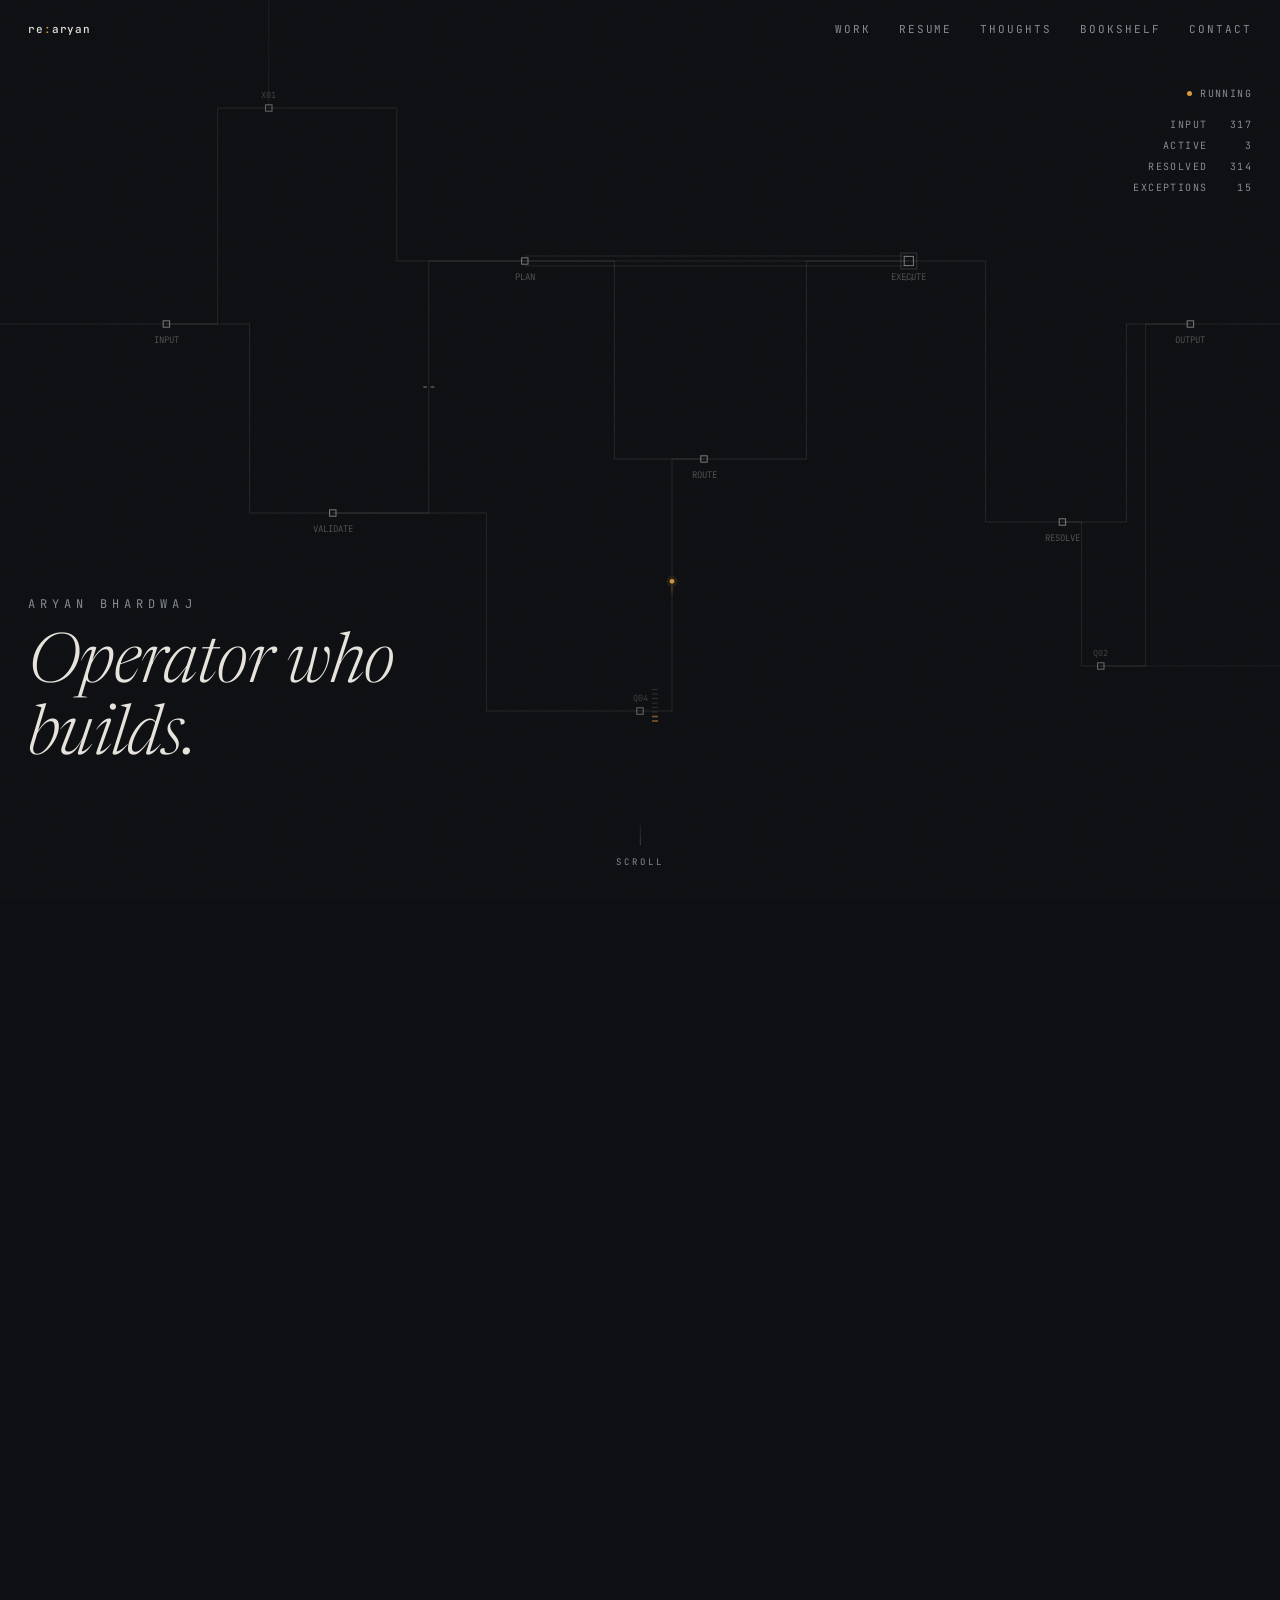
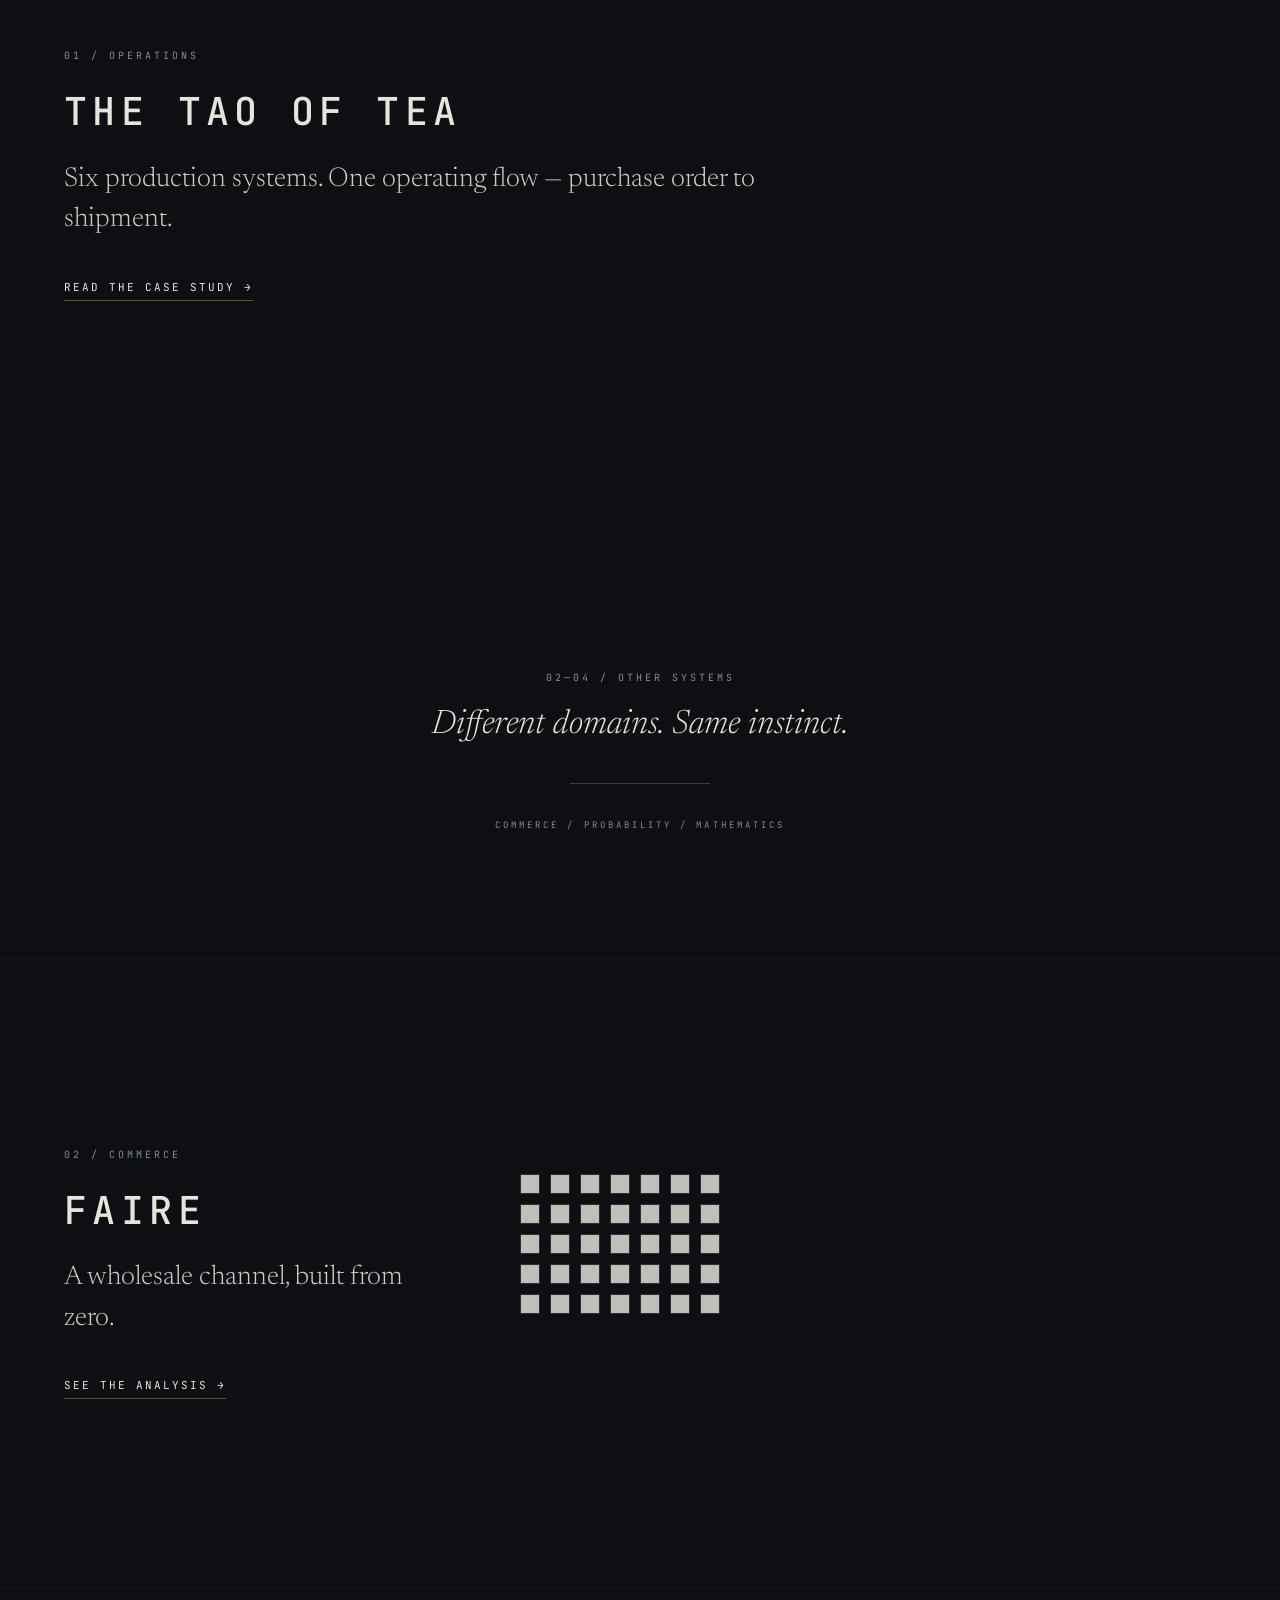
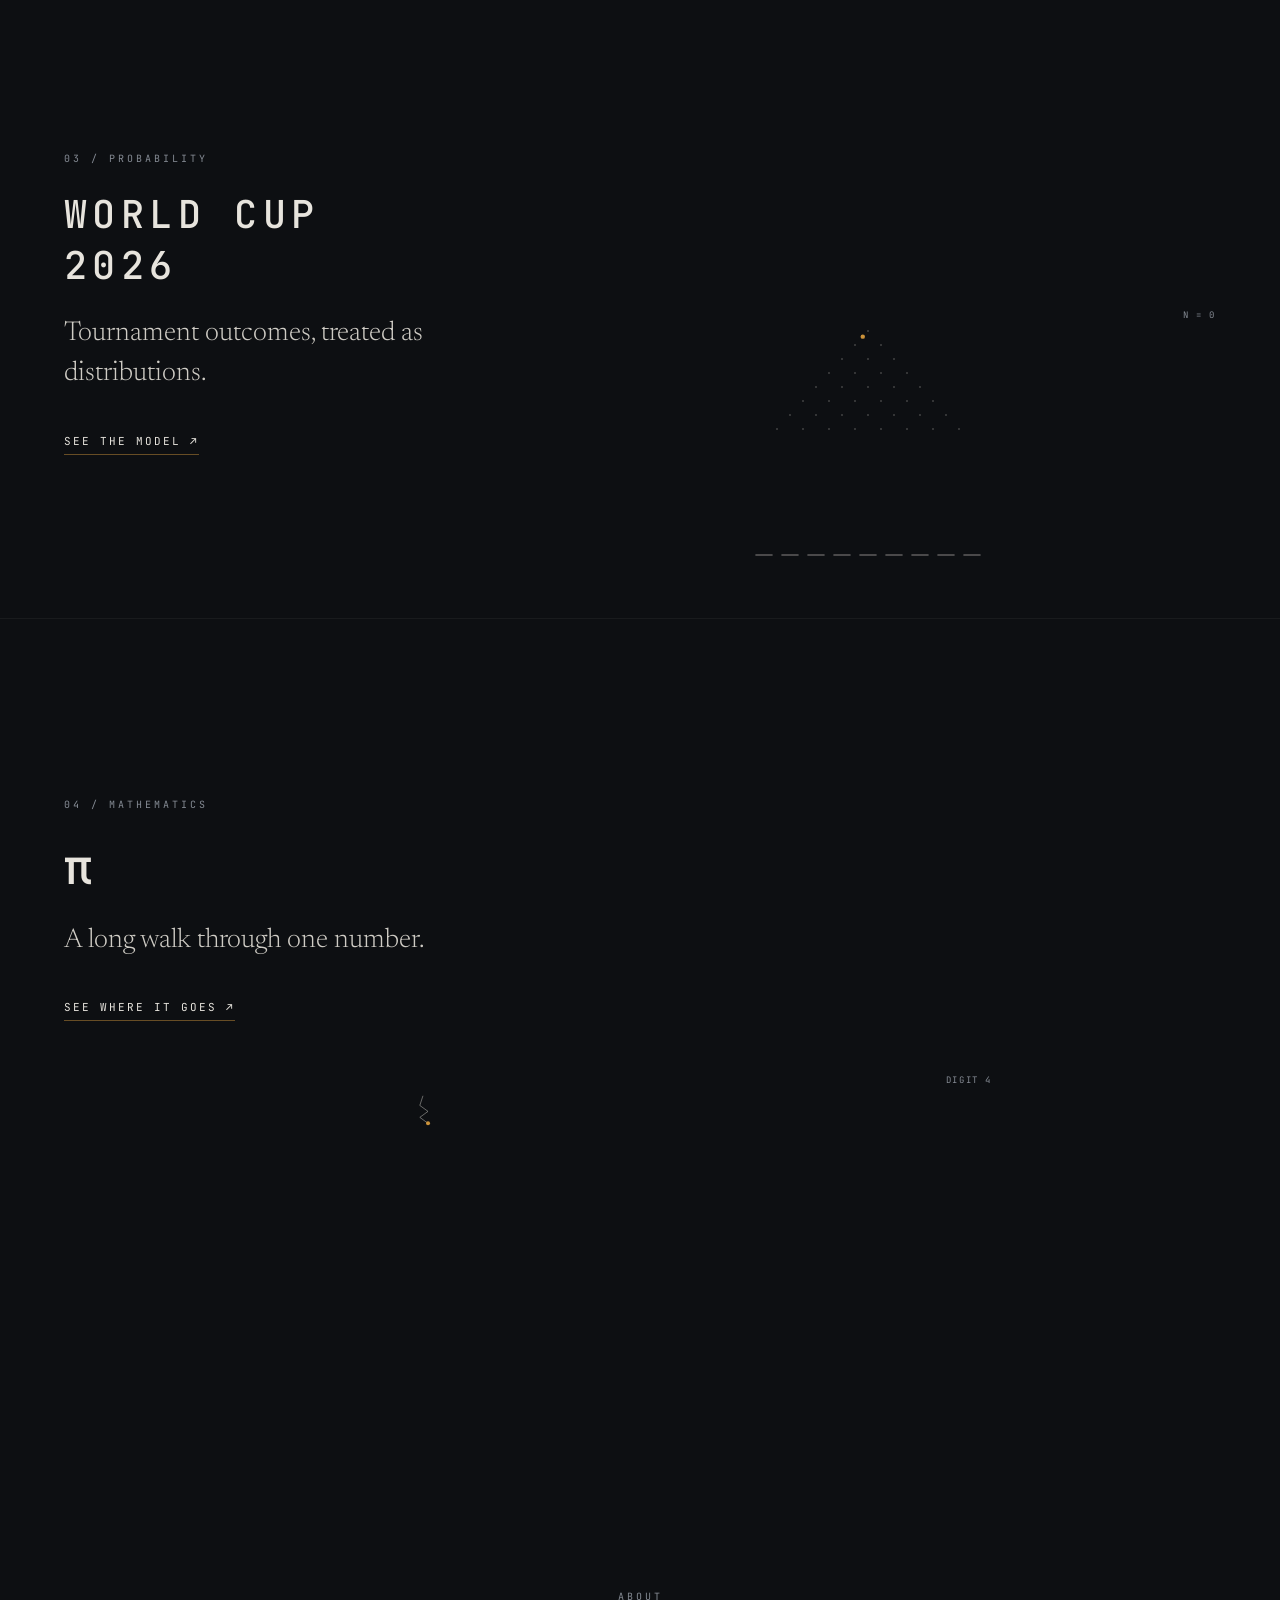
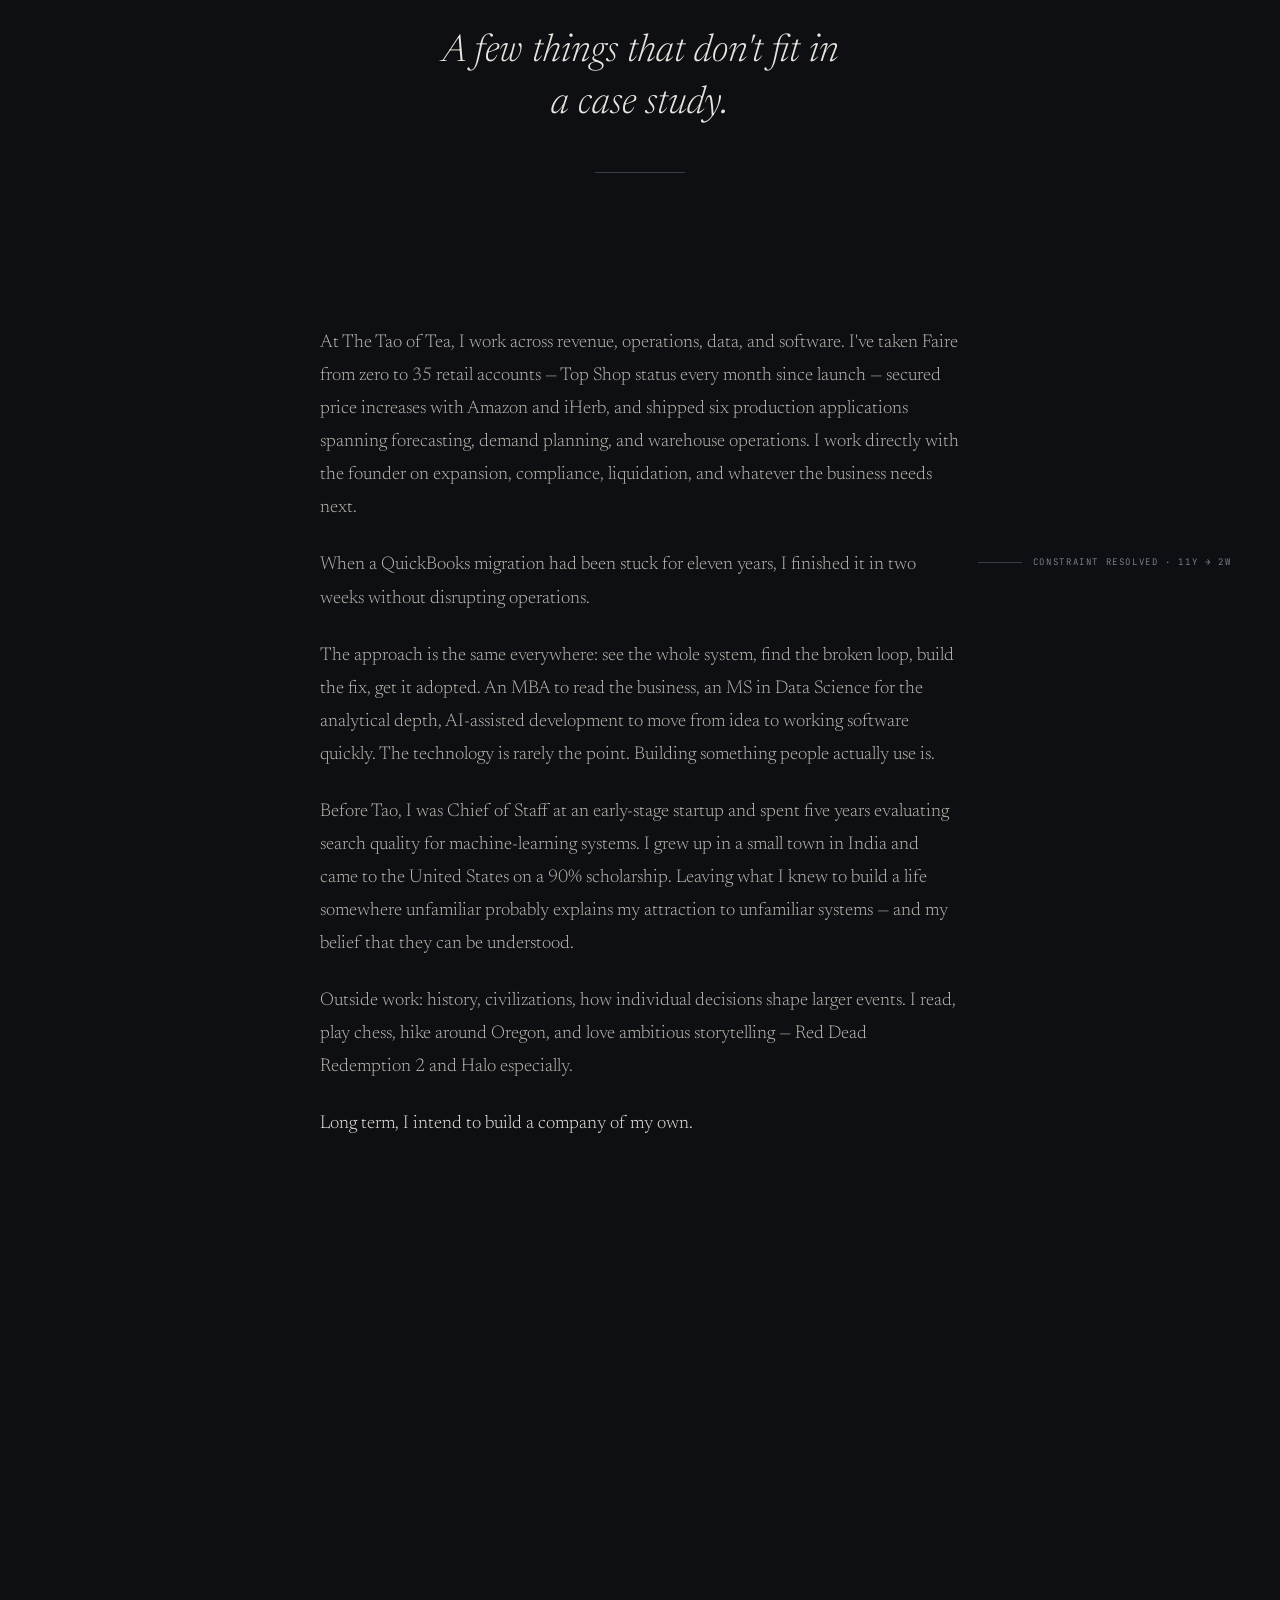
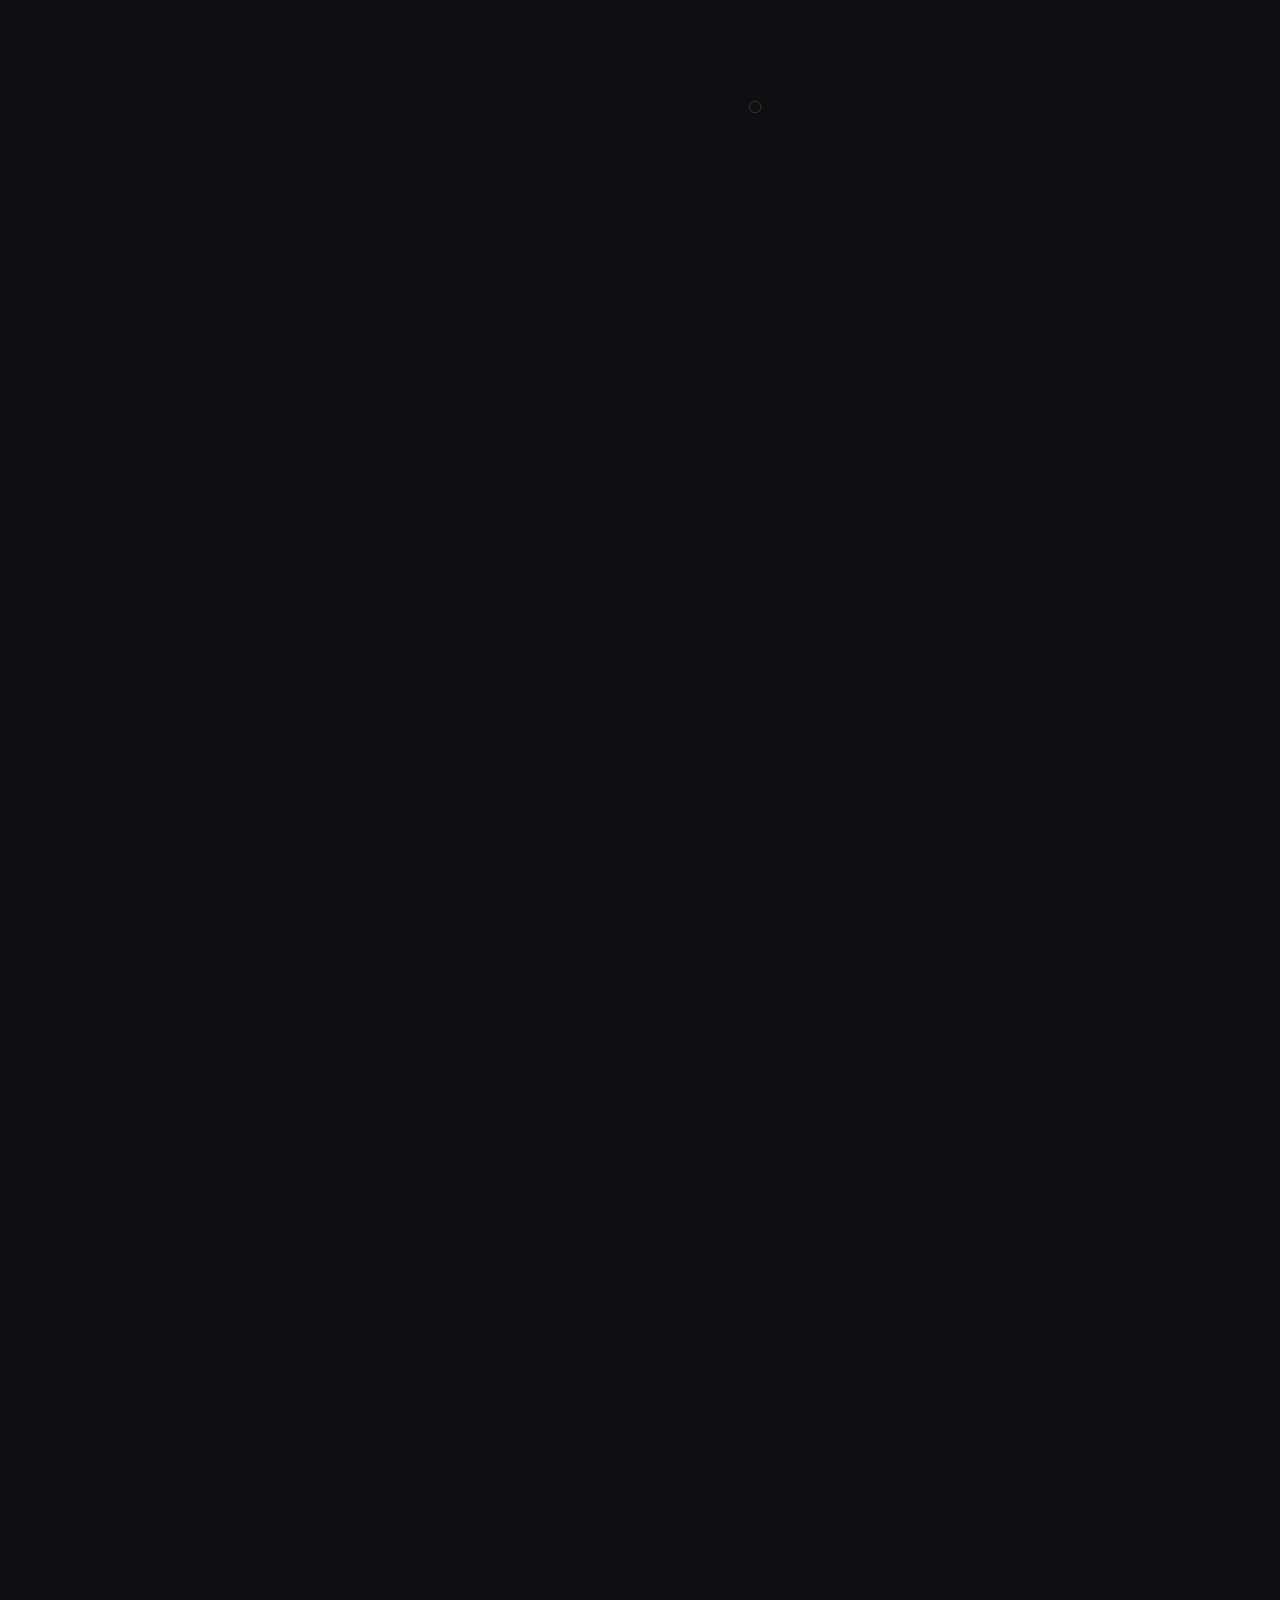
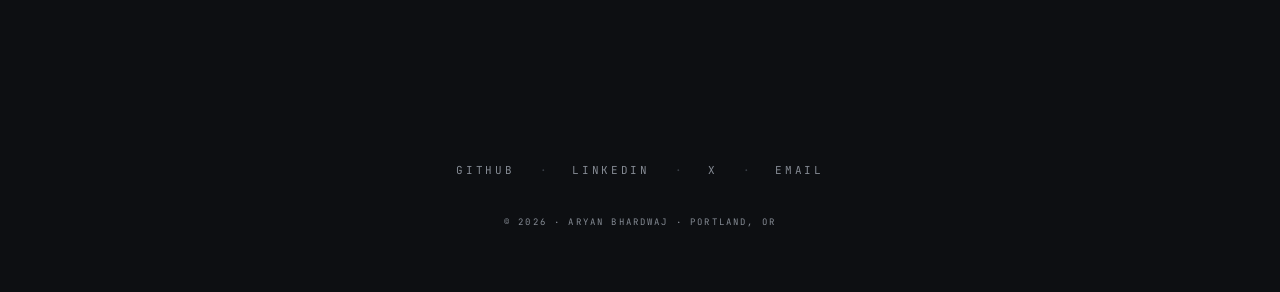
<file: contact.html>
<!DOCTYPE html>
<html lang="en">
<head>
<meta charset="UTF-8">
<title>re:aryan — moved</title>
<link rel="canonical" href="index.html">
<meta http-equiv="refresh" content="0;url=index.html#convergence">
<script>location.replace('index.html#convergence');</script>
<style>body{background:#0D0F12;color:#787E88;font-family:monospace;
display:grid;place-items:center;height:100vh;margin:0;font-size:12px;letter-spacing:.2em}</style>
</head>
<body><a href="index.html#convergence" style="color:#787E88">MOVED → CONTACT</a></body>
</html>
</file>
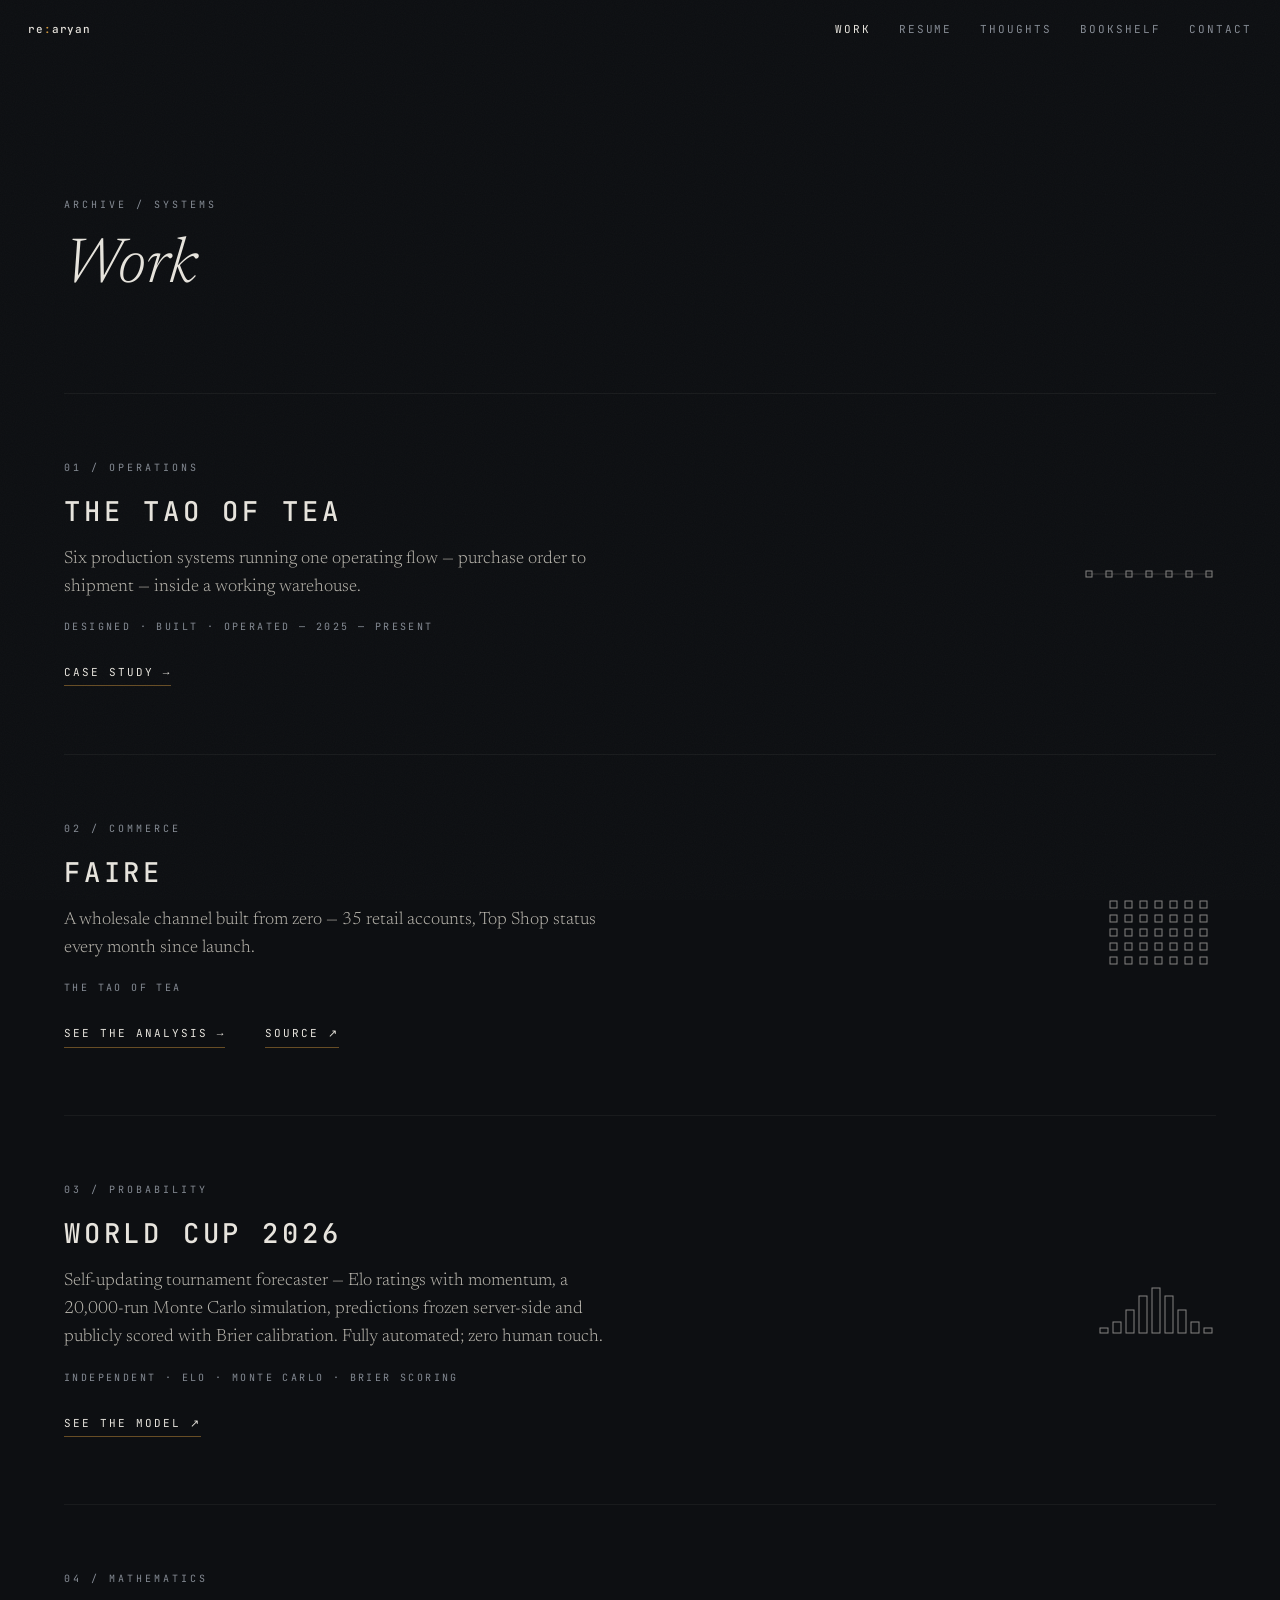
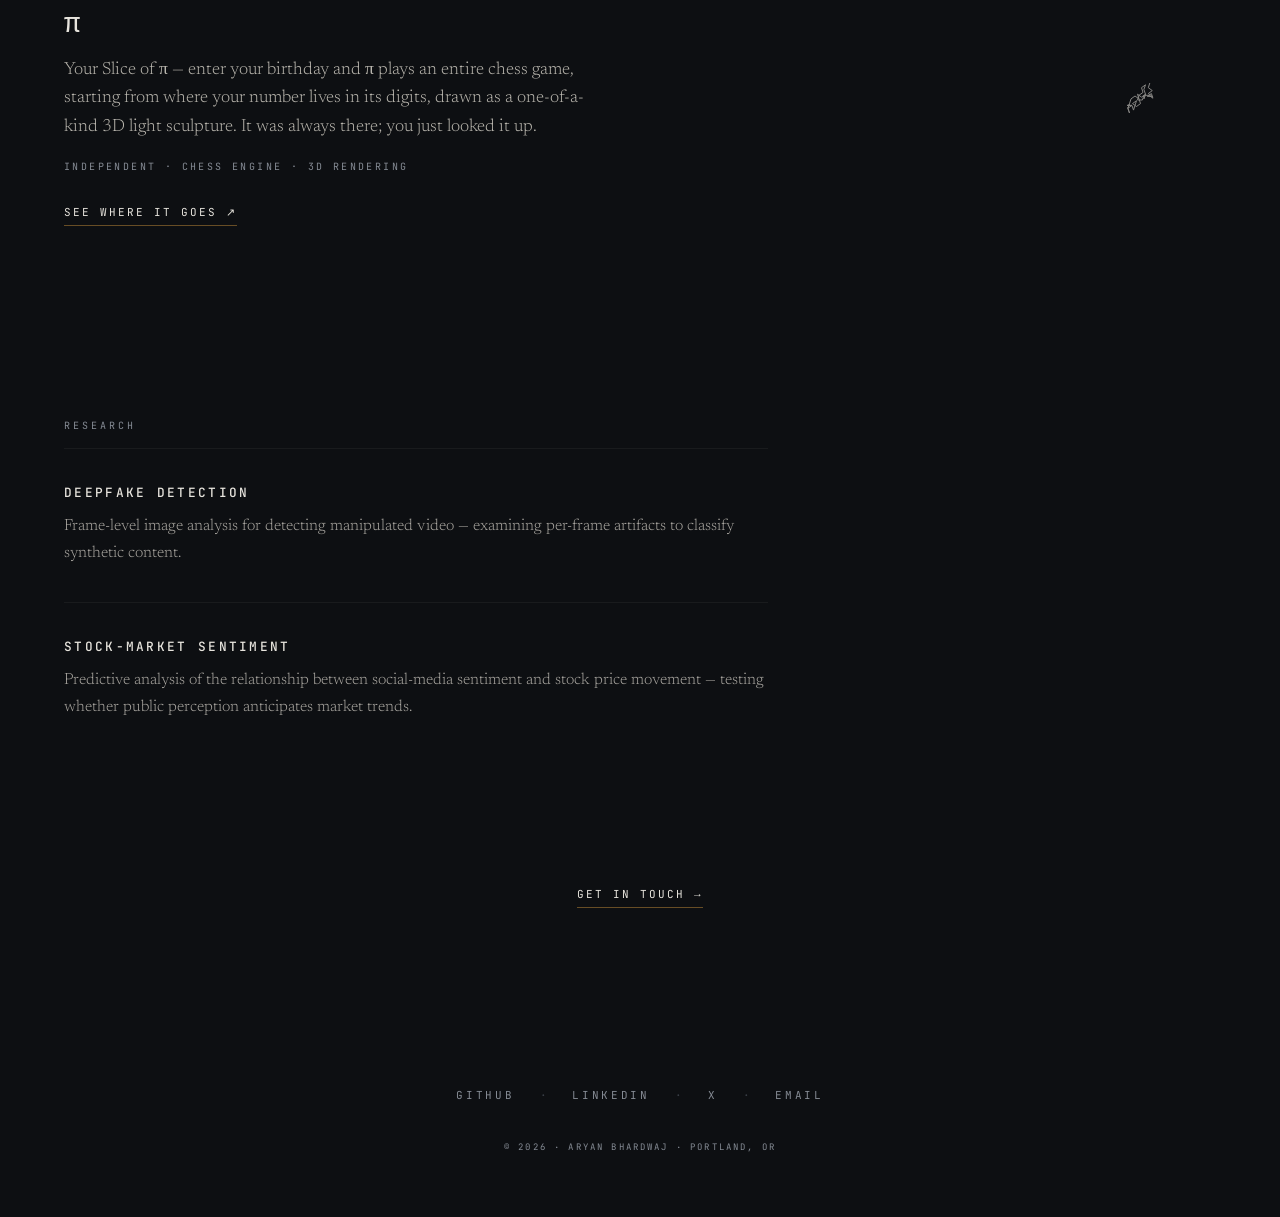
<file: projects.html>
<!DOCTYPE html>
<html lang="en">
<head>
<meta charset="UTF-8">
<title>re:aryan — moved</title>
<link rel="canonical" href="work.html">
<meta http-equiv="refresh" content="0;url=work.html">
<script>location.replace('work.html'+location.hash);</script>
<style>body{background:#0D0F12;color:#787E88;font-family:monospace;
display:grid;place-items:center;height:100vh;margin:0;font-size:12px;letter-spacing:.2em}</style>
</head>
<body><a href="work.html" style="color:#787E88">MOVED → WORK</a></body>
</html>
</file>
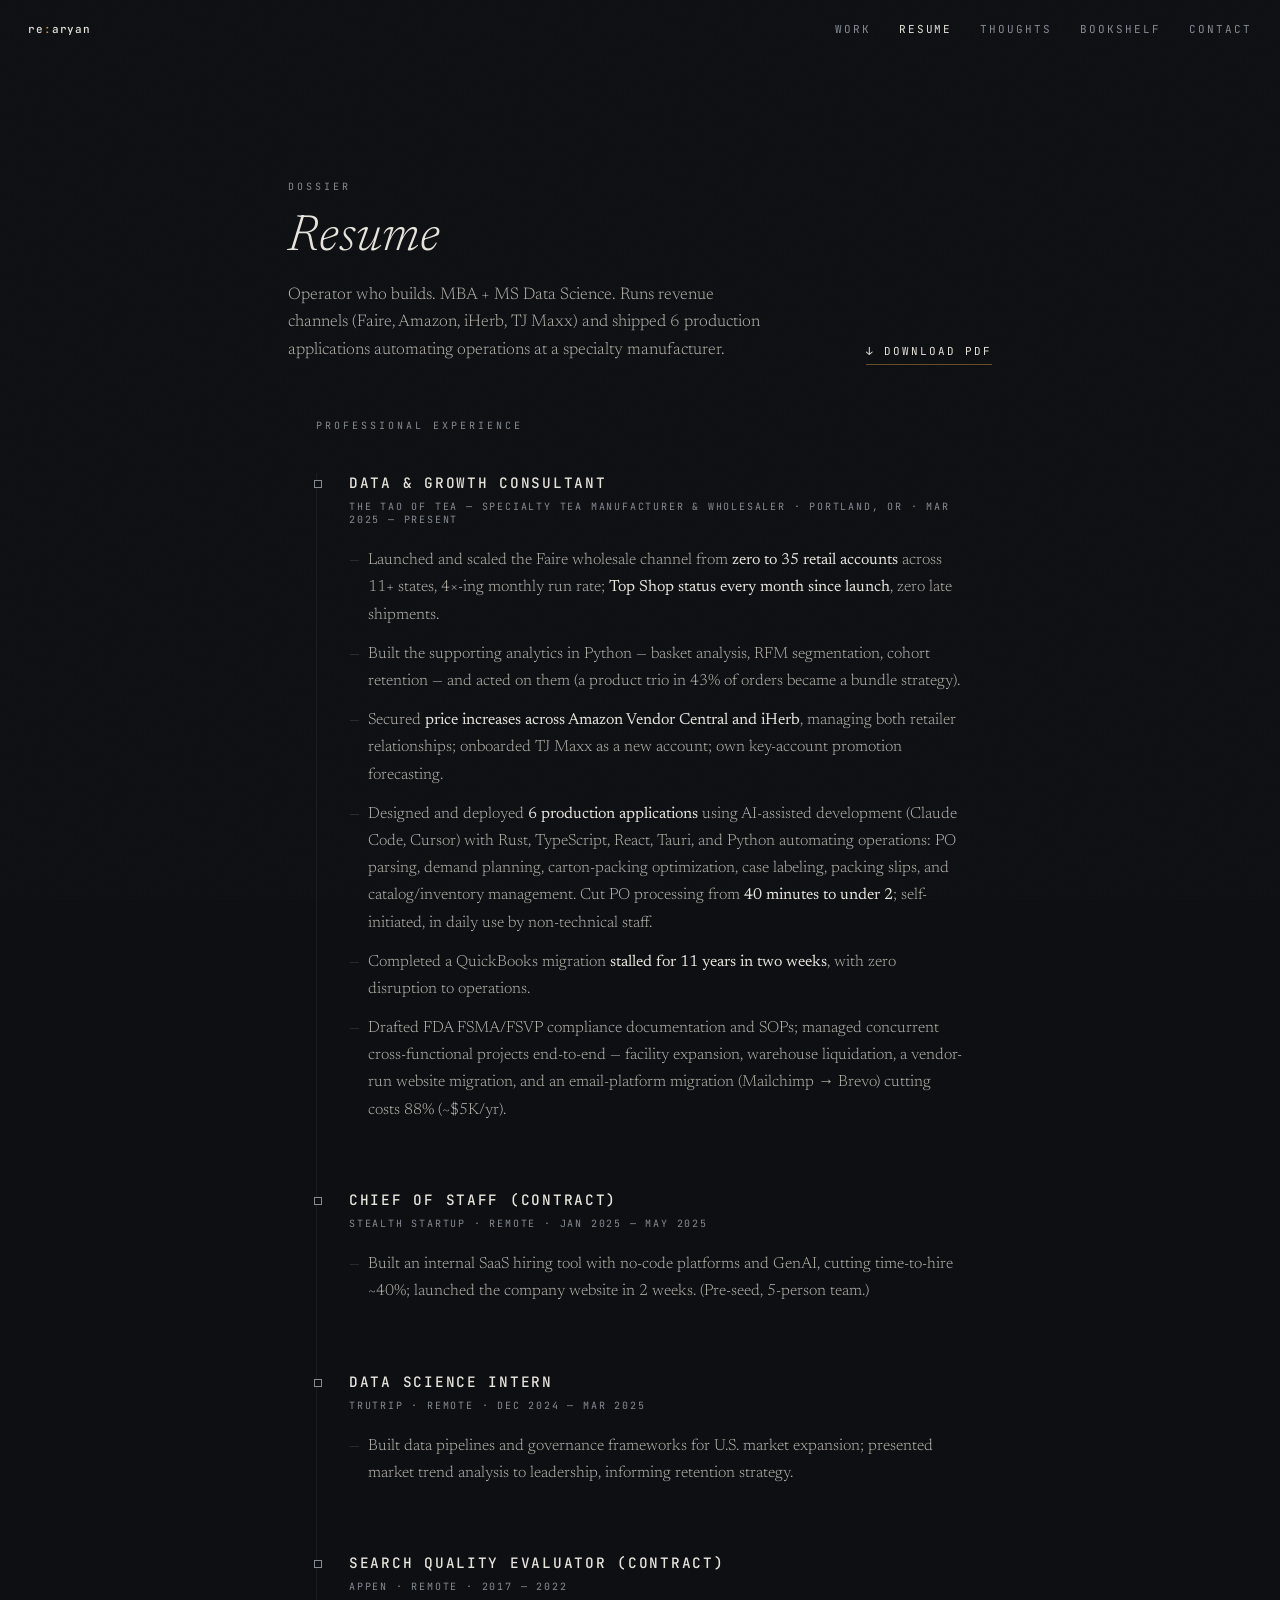
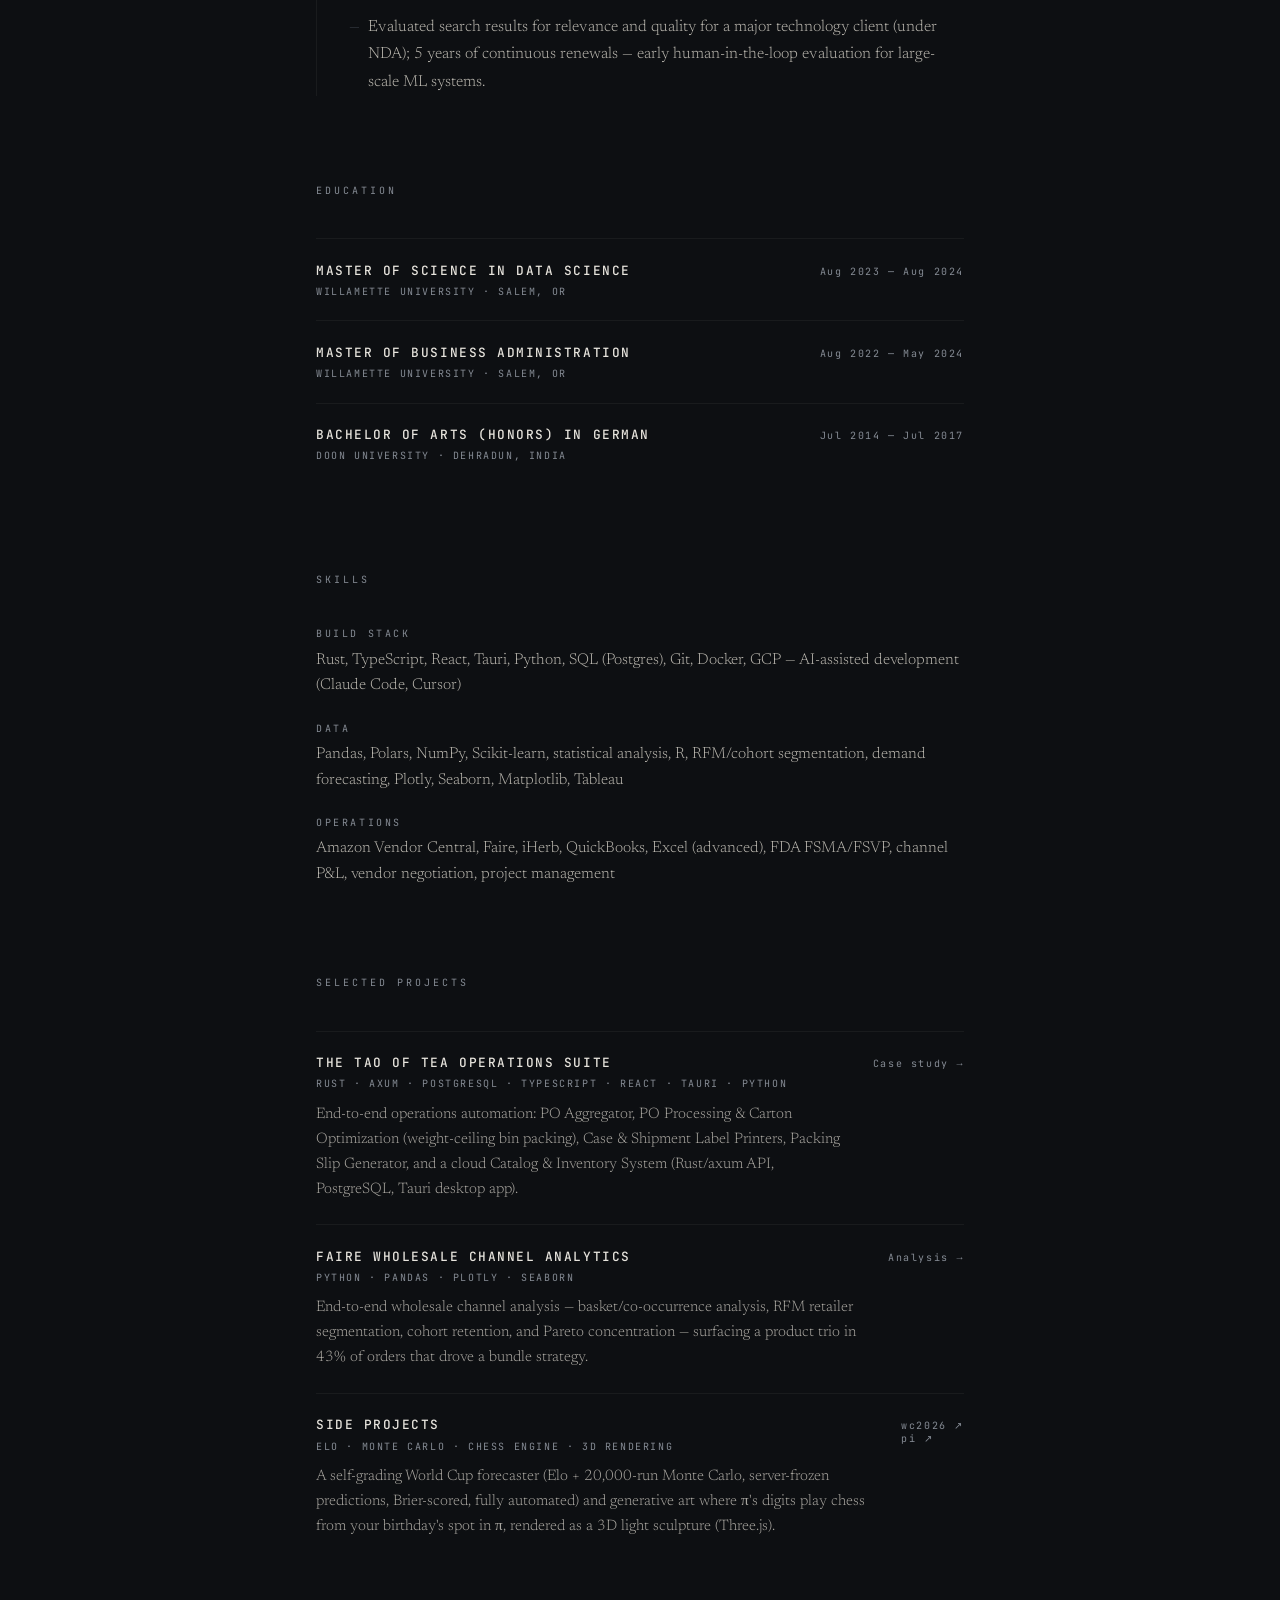
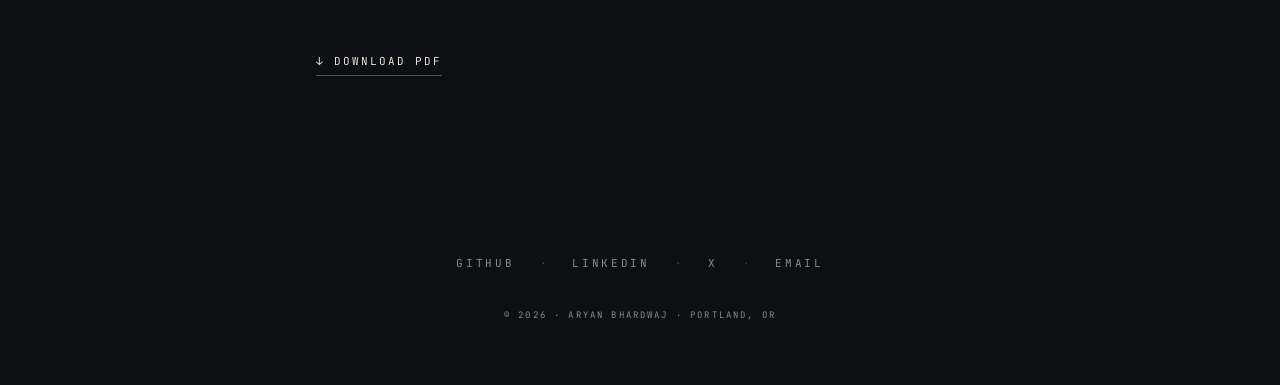
<file: resume.html>
<!DOCTYPE html>
<html lang="en">
<head>
<meta charset="UTF-8">
<meta name="viewport" content="width=device-width, initial-scale=1.0, viewport-fit=cover">
<title>Resume — Aryan Bhardwaj</title>
<meta name="description" content="Aryan Bhardwaj — resume. Operations, data, and production software. Portland, OR.">
<link rel="icon" href="assets/images/favicon.svg" type="image/svg+xml">
<link rel="icon" href="assets/images/favicon.ico" sizes="48x48">
<link rel="apple-touch-icon" href="assets/images/apple-touch-icon.png">
<link rel="stylesheet" href="fonts.css">
<link rel="stylesheet" href="brand.css">
<style>
  .head{padding:20vh 1.75rem 6vh}
  .head-inner{max-width:44rem;margin:0 auto;display:flex;
    justify-content:space-between;align-items:flex-end;gap:2rem;flex-wrap:wrap}
  .head .lede{font-family:var(--serif);font-weight:300;font-size:1.05rem;
    line-height:1.65;color:#B9B6AE;max-width:30rem;margin-top:1.1rem}
  .head h1{font-family:var(--serif);font-style:italic;font-weight:300;
    font-size:clamp(2.2rem,4.6vw,3.2rem);color:var(--ink);margin-top:1.2rem}
  .wrap{max-width:44rem;margin:0 auto;padding:0 1.75rem 14vh}
  .sec{margin-bottom:5.5rem}
  .sec>.marker{margin-bottom:2.6rem}

  /* the one system touch: a vertical line connecting the roles */
  .timeline{border-left:1px solid var(--hairline);padding-left:2rem}
  .role{position:relative;padding-bottom:3.4rem}
  .role:last-child{padding-bottom:0}
  .role::before{content:"";position:absolute;left:calc(-2rem - 3.5px);top:.42em;
    width:6px;height:6px;border:1px solid var(--muted);background:var(--bg)}
  .role h3{font-family:var(--mono);font-weight:500;font-size:.9rem;
    letter-spacing:.12em;text-transform:uppercase;color:var(--ink)}
  .role .rmeta{font-size:.625rem;letter-spacing:.18em;color:var(--muted);
    text-transform:uppercase;margin:.5rem 0 1.3rem}
  .role ul{list-style:none}
  .role li{font-family:var(--serif);font-weight:300;font-size:1rem;
    line-height:1.7;color:#B9B6AE;padding-left:1.2rem;position:relative;
    margin-bottom:.75rem}
  .role li::before{content:"—";position:absolute;left:0;color:var(--faint)}
  .role li strong{font-weight:400;color:var(--ink)}

  .edu-row,.proj-row{border-top:1px solid var(--hairline);padding:1.4rem 0;
    display:grid;grid-template-columns:minmax(0,1fr) auto;gap:1.5rem;align-items:baseline}
  .edu-row .t,.proj-row .t{font-family:var(--mono);font-weight:500;font-size:.8rem;
    letter-spacing:.12em;text-transform:uppercase;color:var(--ink)}
  .edu-row .s,.proj-row .s{font-size:.625rem;letter-spacing:.16em;
    color:var(--muted);text-transform:uppercase;margin-top:.4rem}
  .edu-row .y{font-size:.625rem;letter-spacing:.16em;color:var(--muted)}
  .proj-row p{font-family:var(--serif);font-weight:300;font-size:.95rem;
    line-height:1.65;color:#A9A6A0;margin-top:.7rem}
  .proj-row .lnk{font-size:.625rem;letter-spacing:.16em;white-space:nowrap}
  .proj-row .lnk a{color:var(--muted);text-decoration:none;transition:color .25s}
  .proj-row .lnk a:hover{color:var(--amber)}

  .skills dt{font-size:.625rem;letter-spacing:.26em;color:var(--muted);
    text-transform:uppercase;margin-top:1.4rem}
  .skills dd{font-family:var(--serif);font-weight:300;font-size:.98rem;
    line-height:1.65;color:#B9B6AE;margin-top:.45rem}

  @media (max-width:640px){
    .head{padding-top:15vh}
    .timeline{padding-left:1.3rem}
    .role::before{left:calc(-1.3rem - 3.5px)}
    .edu-row,.proj-row{grid-template-columns:1fr}
  }
</style>
</head>
<body>

<nav class="site">
  <a class="brand" href="index.html">re<span>:</span>aryan</a>
  <div class="links">
    <a href="work.html">Work</a><a href="resume.html" aria-current="page">Resume</a><a href="future.html">Thoughts</a><a href="bookshelf.html">Bookshelf</a><a href="index.html#convergence">Contact</a>
  </div>
</nav>

<header class="head">
  <div class="head-inner">
    <div>
      <div class="ch-no">Dossier</div>
      <h1>Resume</h1>
      <p class="lede">Operator who builds. MBA + MS Data Science. Runs revenue
      channels (Faire, Amazon, iHerb, TJ Maxx) and shipped 6 production
      applications automating operations at a specialty manufacturer.</p>
    </div>
    <a class="cta" href="assets/Aryan_Bhardwaj_Resume.pdf" download>↓ Download PDF</a>
  </div>
</header>

<div class="wrap">

  <section class="sec">
    <div class="marker">Professional Experience</div>
    <div class="timeline">

      <div class="role">
        <h3>Data &amp; Growth Consultant</h3>
        <div class="rmeta">The Tao of Tea — Specialty Tea Manufacturer &amp; Wholesaler · Portland, OR · Mar 2025 — Present</div>
        <ul>
          <li>Launched and scaled the Faire wholesale channel from
          <strong>zero to 35 retail accounts</strong> across 11+ states,
          4×-ing monthly run rate; <strong>Top Shop status every month since
          launch</strong>, zero late shipments.</li>
          <li>Built the supporting analytics in Python — basket analysis, RFM
          segmentation, cohort retention — and acted on them (a product trio in
          43% of orders became a bundle strategy).</li>
          <li>Secured <strong>price increases across Amazon Vendor Central and
          iHerb</strong>, managing both retailer relationships; onboarded TJ
          Maxx as a new account; own key-account promotion forecasting.</li>
          <li>Designed and deployed <strong>6 production applications</strong>
          using AI-assisted development (Claude Code, Cursor) with Rust,
          TypeScript, React, Tauri, and Python automating operations: PO
          parsing, demand planning, carton-packing optimization, case labeling,
          packing slips, and catalog/inventory management. Cut PO processing
          from <strong>40 minutes to under 2</strong>; self-initiated, in daily
          use by non-technical staff.</li>
          <li>Completed a QuickBooks migration <strong>stalled for 11 years in
          two weeks</strong>, with zero disruption to operations.</li>
          <li>Drafted FDA FSMA/FSVP compliance documentation and SOPs; managed
          concurrent cross-functional projects end-to-end — facility expansion,
          warehouse liquidation, a vendor-run website migration, and an
          email-platform migration (Mailchimp → Brevo) cutting costs 88%
          (~$5K/yr).</li>
        </ul>
      </div>

      <div class="role">
        <h3>Chief of Staff (Contract)</h3>
        <div class="rmeta">Stealth Startup · Remote · Jan 2025 — May 2025</div>
        <ul>
          <li>Built an internal SaaS hiring tool with no-code platforms and
          GenAI, cutting time-to-hire ~40%; launched the company website in
          2 weeks. (Pre-seed, 5-person team.)</li>
        </ul>
      </div>

      <div class="role">
        <h3>Data Science Intern</h3>
        <div class="rmeta">TruTrip · Remote · Dec 2024 — Mar 2025</div>
        <ul>
          <li>Built data pipelines and governance frameworks for U.S. market
          expansion; presented market trend analysis to leadership, informing
          retention strategy.</li>
        </ul>
      </div>

      <div class="role">
        <h3>Search Quality Evaluator (Contract)</h3>
        <div class="rmeta">Appen · Remote · 2017 — 2022</div>
        <ul>
          <li>Evaluated search results for relevance and quality for a major
          technology client (under NDA); 5 years of continuous renewals — early
          human-in-the-loop evaluation for large-scale ML systems.</li>
        </ul>
      </div>

    </div>
  </section>

  <section class="sec">
    <div class="marker">Education</div>
    <div class="edu-row">
      <div><div class="t">Master of Science in Data Science</div>
      <div class="s">Willamette University · Salem, OR</div></div>
      <div class="y">Aug 2023 — Aug 2024</div>
    </div>
    <div class="edu-row">
      <div><div class="t">Master of Business Administration</div>
      <div class="s">Willamette University · Salem, OR</div></div>
      <div class="y">Aug 2022 — May 2024</div>
    </div>
    <div class="edu-row">
      <div><div class="t">Bachelor of Arts (Honors) in German</div>
      <div class="s">Doon University · Dehradun, India</div></div>
      <div class="y">Jul 2014 — Jul 2017</div>
    </div>
  </section>

  <section class="sec">
    <div class="marker">Skills</div>
    <dl class="skills">
      <dt>Build Stack</dt>
      <dd>Rust, TypeScript, React, Tauri, Python, SQL (Postgres), Git, Docker,
      GCP — AI-assisted development (Claude Code, Cursor)</dd>
      <dt>Data</dt>
      <dd>Pandas, Polars, NumPy, Scikit-learn, statistical analysis, R,
      RFM/cohort segmentation, demand forecasting, Plotly, Seaborn, Matplotlib,
      Tableau</dd>
      <dt>Operations</dt>
      <dd>Amazon Vendor Central, Faire, iHerb, QuickBooks, Excel (advanced),
      FDA FSMA/FSVP, channel P&amp;L, vendor negotiation, project
      management</dd>
    </dl>
  </section>

  <section class="sec">
    <div class="marker">Selected Projects</div>
    <div class="proj-row">
      <div>
        <div class="t">The Tao of Tea Operations Suite</div>
        <div class="s">Rust · axum · PostgreSQL · TypeScript · React · Tauri · Python</div>
        <p>End-to-end operations automation: PO Aggregator, PO Processing
        &amp; Carton Optimization (weight-ceiling bin packing), Case &amp;
        Shipment Label Printers, Packing Slip Generator, and a cloud Catalog
        &amp; Inventory System (Rust/axum API, PostgreSQL, Tauri desktop
        app).</p>
      </div>
      <div class="lnk"><a href="tao-operations.html">Case study →</a></div>
    </div>
    <div class="proj-row">
      <div>
        <div class="t">Faire Wholesale Channel Analytics</div>
        <div class="s">Python · Pandas · Plotly · Seaborn</div>
        <p>End-to-end wholesale channel analysis — basket/co-occurrence
        analysis, RFM retailer segmentation, cohort retention, and Pareto
        concentration — surfacing a product trio in 43% of orders that drove a
        bundle strategy.</p>
      </div>
      <div class="lnk"><a href="faire-analysis.html">Analysis →</a></div>
    </div>
    <div class="proj-row">
      <div>
        <div class="t">Side Projects</div>
        <div class="s">Elo · Monte Carlo · Chess Engine · 3D Rendering</div>
        <p>A self-grading World Cup forecaster (Elo + 20,000-run Monte Carlo,
        server-frozen predictions, Brier-scored, fully automated) and
        generative art where π's digits play chess from your birthday's spot in
        π, rendered as a 3D light sculpture (Three.js).</p>
      </div>
      <div class="lnk"><a href="https://wc2026.rearyan.com" target="_blank" rel="noopener">wc2026 ↗</a><br>
      <a href="https://pi.rearyan.com" target="_blank" rel="noopener">pi ↗</a></div>
    </div>
  </section>

  <a class="cta" href="assets/Aryan_Bhardwaj_Resume.pdf" download>↓ Download PDF</a>
</div>

<footer class="site">
  <div class="footer-links">
    <a href="https://github.com/aaryanbh96" target="_blank" rel="noopener">Github</a><span class="sep">·</span>
    <a href="https://www.linkedin.com/in/aaryanb/" target="_blank" rel="noopener">LinkedIn</a><span class="sep">·</span>
    <a href="https://x.com/aryanb_or" target="_blank" rel="noopener">X</a><span class="sep">·</span>
    <a href="mailto:ab@rearyan.com">Email</a>
  </div>
  <div class="colophon">© 2026 · Aryan Bhardwaj · Portland, OR</div>
</footer>

</body>
</html>
</file>
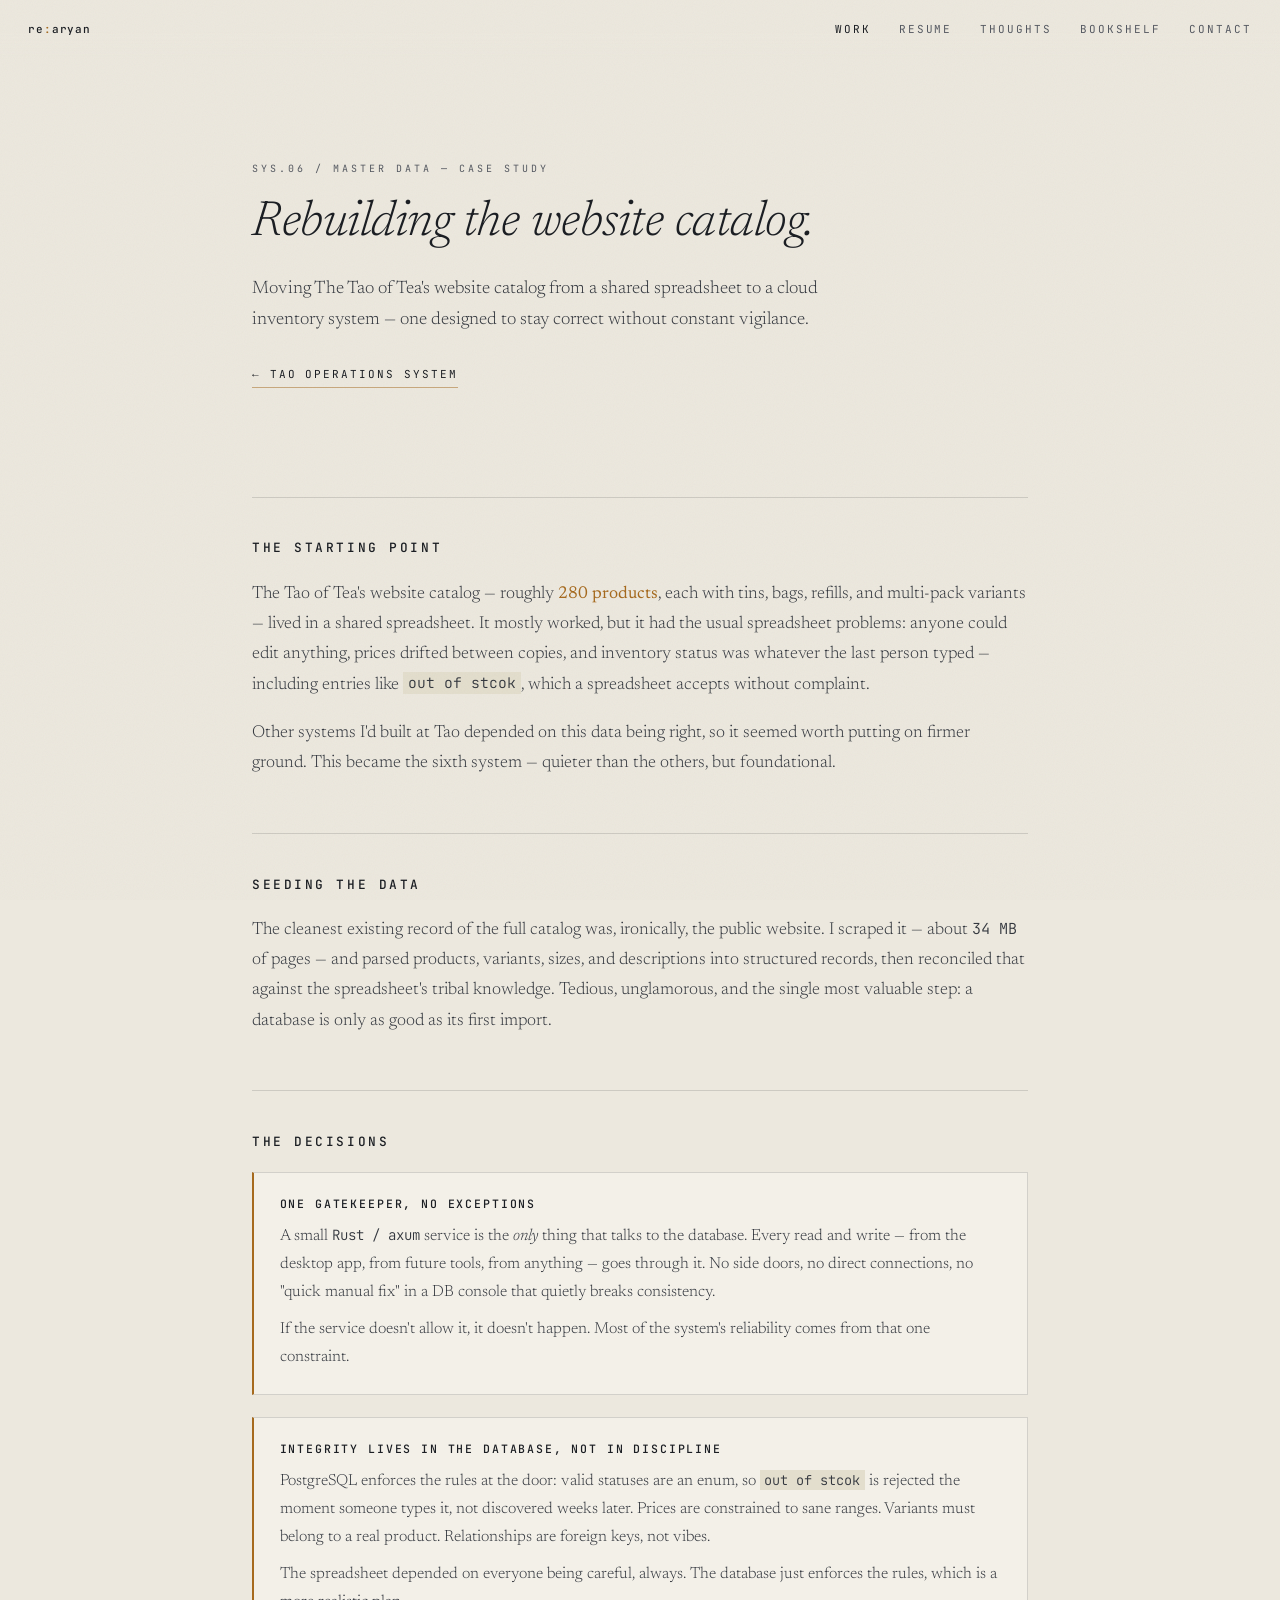
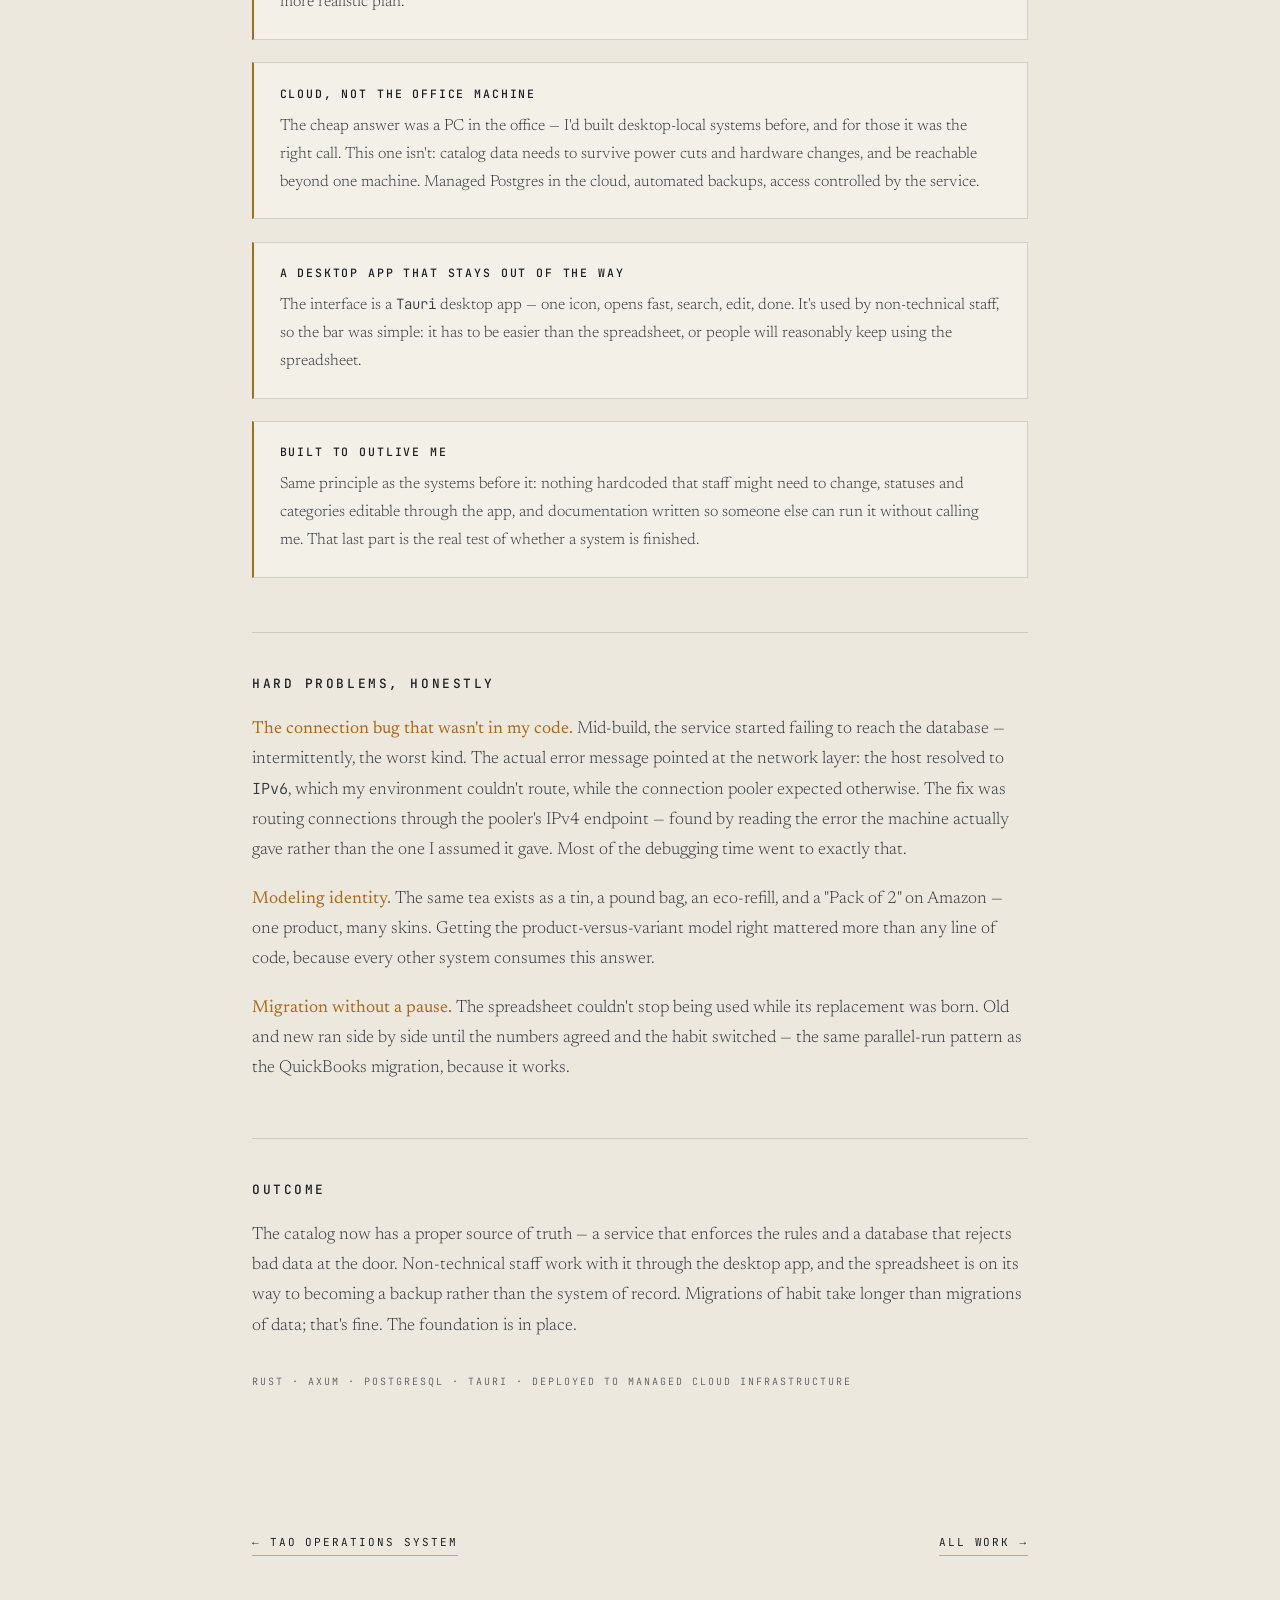
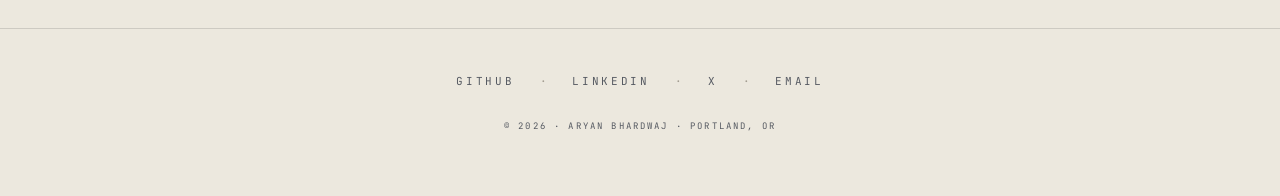
<file: tao-catalog.html>
<!DOCTYPE html>
<html lang="en">
<head>
<meta charset="UTF-8">
<meta name="viewport" content="width=device-width, initial-scale=1.0, viewport-fit=cover">
<title>Rebuilding the Website Catalog — re:aryan</title>
<meta name="description" content="SYS.06 case study: moving The Tao of Tea's catalog from a shared spreadsheet to a cloud inventory system designed to stay correct without constant vigilance.">
<link rel="icon" href="assets/images/favicon.svg" type="image/svg+xml">
<link rel="icon" href="assets/images/favicon.ico" sizes="48x48">
<link rel="apple-touch-icon" href="assets/images/apple-touch-icon.png">
<link rel="stylesheet" href="fonts.css">
<link rel="stylesheet" href="paper.css">
</head>
<body>

<nav class="paper">
  <a class="brand" href="index.html">re<span>:</span>aryan</a>
  <div class="links">
    <a href="work.html" aria-current="true">Work</a><a href="resume.html">Resume</a><a href="future.html">Thoughts</a><a href="bookshelf.html">Bookshelf</a><a href="index.html#convergence">Contact</a>
  </div>
</nav>

<header class="doc-head">
  <div class="ch-no">SYS.06 / Master Data — Case Study</div>
  <h1 class="doc-title">Rebuilding the website catalog.</h1>
  <p class="doc-lede">Moving The Tao of Tea's website catalog from a shared
  spreadsheet to a cloud inventory system — one designed to stay correct
  without constant vigilance.</p>
  <div class="doc-links">
    <a class="cta-p" href="tao-operations.html">← Tao Operations System</a>
  </div>
</header>

<main class="doc">

  <h2>The starting point</h2>
  <p>The Tao of Tea's website catalog — roughly <span class="accent">280
  products</span>, each with tins, bags, refills, and multi-pack variants —
  lived in a shared spreadsheet. It mostly worked, but it had the usual
  spreadsheet problems: anyone could edit anything, prices drifted between
  copies, and inventory status was whatever the last person typed — including
  entries like <span class="strike">out of stcok</span>, which a spreadsheet
  accepts without complaint.</p>
  <p>Other systems I'd built at Tao depended on this data being right, so it
  seemed worth putting on firmer ground. This became the sixth system — quieter
  than the others, but foundational.</p>

  <h2>Seeding the data</h2>
  <p>The cleanest existing record of the full catalog was, ironically, the
  public website. I scraped it — about <span class="mono">34&nbsp;MB</span> of
  pages — and parsed products, variants, sizes, and descriptions into
  structured records, then reconciled that against the spreadsheet's tribal
  knowledge. Tedious, unglamorous, and the single most valuable step: a
  database is only as good as its first import.</p>

  <h2>The decisions</h2>

  <div class="decision">
    <h3>One gatekeeper, no exceptions</h3>
    <p>A small <span class="mono">Rust / axum</span> service is the
    <em>only</em> thing that talks to the database. Every read and write — from
    the desktop app, from future tools, from anything — goes through it. No
    side doors, no direct connections, no "quick manual fix" in a DB console
    that quietly breaks consistency.</p>
    <p>If the service doesn't allow it, it doesn't happen. Most of the system's
    reliability comes from that one constraint.</p>
  </div>

  <div class="decision">
    <h3>Integrity lives in the database, not in discipline</h3>
    <p>PostgreSQL enforces the rules at the door: valid statuses are an enum,
    so <span class="strike">out of stcok</span> is rejected the moment someone
    types it, not discovered weeks later. Prices are constrained to sane
    ranges. Variants must belong to a real product. Relationships are foreign
    keys, not vibes.</p>
    <p>The spreadsheet depended on everyone being careful, always. The database
    just enforces the rules, which is a more realistic plan.</p>
  </div>

  <div class="decision">
    <h3>Cloud, not the office machine</h3>
    <p>The cheap answer was a PC in the office — I'd built desktop-local
    systems before, and for those it was the right call. This one isn't:
    catalog data needs to survive power cuts and hardware changes, and be
    reachable beyond one machine. Managed Postgres in the cloud, automated
    backups, access controlled by the service.</p>
  </div>

  <div class="decision">
    <h3>A desktop app that stays out of the way</h3>
    <p>The interface is a <span class="mono">Tauri</span> desktop app — one
    icon, opens fast, search, edit, done. It's used by non-technical staff, so
    the bar was simple: it has to be easier than the spreadsheet, or people
    will reasonably keep using the spreadsheet.</p>
  </div>

  <div class="decision">
    <h3>Built to outlive me</h3>
    <p>Same principle as the systems before it: nothing hardcoded that staff
    might need to change, statuses and categories editable through the app, and
    documentation written so someone else can run it without calling me. That
    last part is the real test of whether a system is finished.</p>
  </div>

  <h2>Hard problems, honestly</h2>
  <p><span class="accent">The connection bug that wasn't in my code.</span>
  Mid-build, the service started failing to reach the database —
  intermittently, the worst kind. The actual error message pointed at the
  network layer: the host resolved to <span class="mono">IPv6</span>, which my
  environment couldn't route, while the connection pooler expected otherwise.
  The fix was routing connections through the pooler's IPv4 endpoint — found by
  reading the error the machine actually gave rather than the one I assumed it
  gave. Most of the debugging time went to exactly that.</p>
  <p><span class="accent">Modeling identity.</span> The same tea exists as a
  tin, a pound bag, an eco-refill, and a "Pack of 2" on Amazon — one product,
  many skins. Getting the product-versus-variant model right mattered more than
  any line of code, because every other system consumes this answer.</p>
  <p><span class="accent">Migration without a pause.</span> The spreadsheet
  couldn't stop being used while its replacement was born. Old and new ran side
  by side until the numbers agreed and the habit switched — the same
  parallel-run pattern as the QuickBooks migration, because it works.</p>

  <h2>Outcome</h2>
  <p>The catalog now has a proper source of truth — a service that enforces the
  rules and a database that rejects bad data at the door. Non-technical staff
  work with it through the desktop app, and the spreadsheet is on its way to
  becoming a backup rather than the system of record. Migrations of habit take
  longer than migrations of data; that's fine. The foundation is in place.</p>
  <p class="stack">Rust · axum · PostgreSQL · Tauri · Deployed to managed cloud infrastructure</p>

</main>

<div class="doc-endnav">
  <a class="cta-p" href="tao-operations.html">← Tao Operations System</a>
  <a class="cta-p" href="work.html">All work →</a>
</div>

<footer class="paper">
  <div class="footer-links">
    <a href="https://github.com/aaryanbh96" target="_blank" rel="noopener">Github</a><span class="sep">·</span>
    <a href="https://www.linkedin.com/in/aaryanb/" target="_blank" rel="noopener">LinkedIn</a><span class="sep">·</span>
    <a href="https://x.com/aryanb_or" target="_blank" rel="noopener">X</a><span class="sep">·</span>
    <a href="mailto:ab@rearyan.com">Email</a>
  </div>
  <div class="colophon">© 2026 · Aryan Bhardwaj · Portland, OR</div>
</footer>

</body>
</html>
</file>
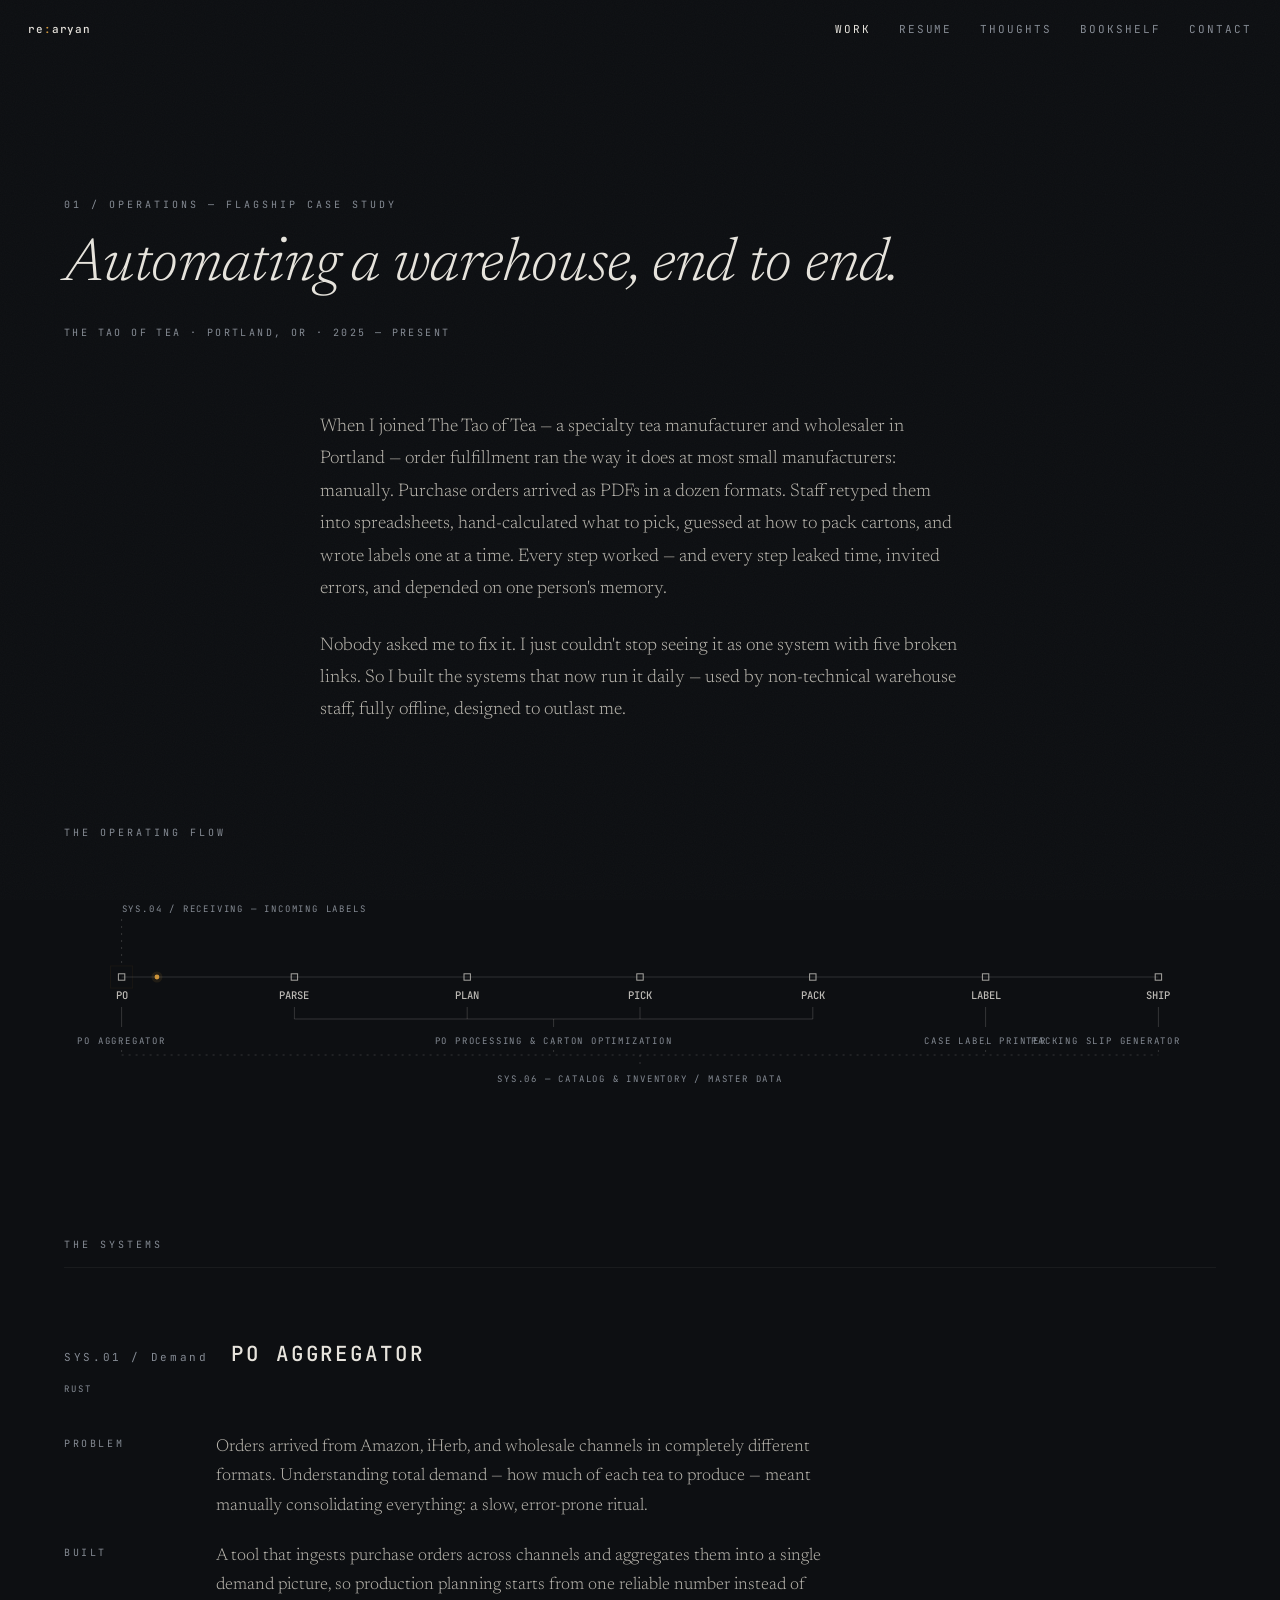
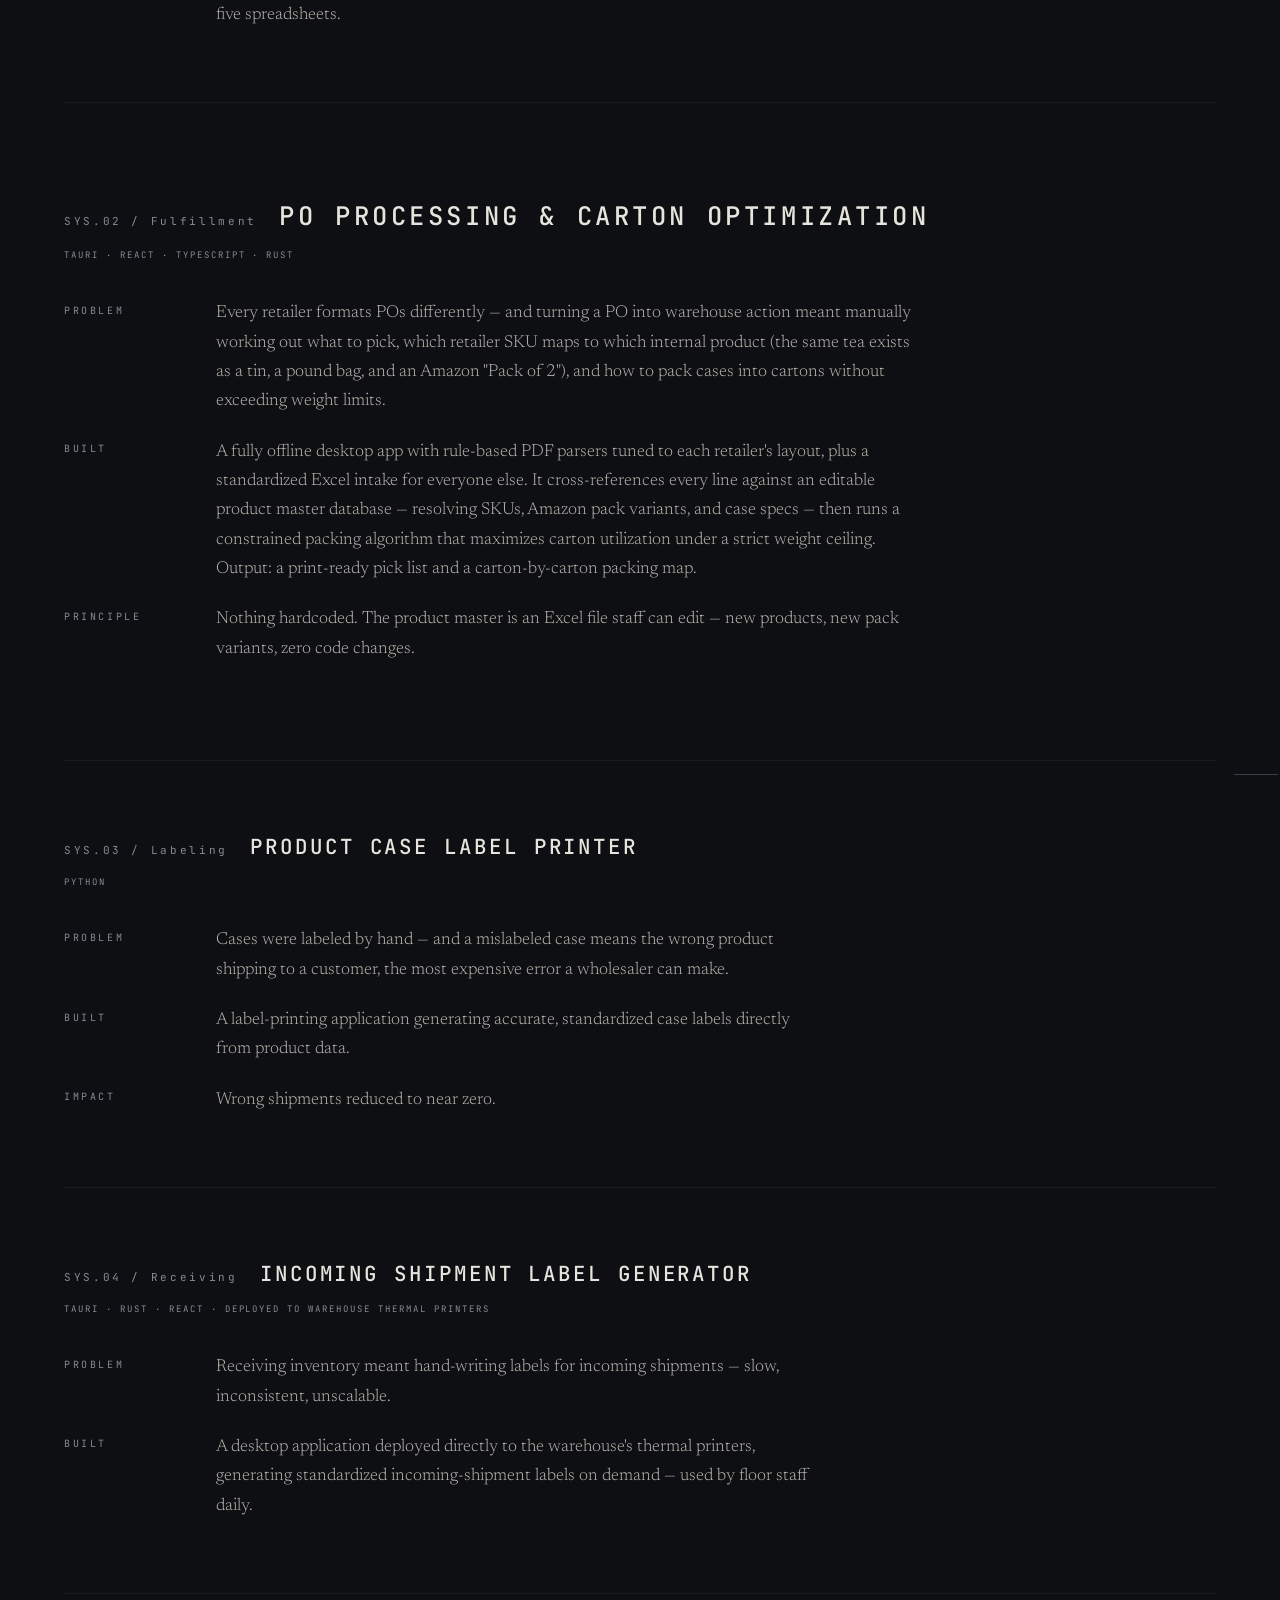
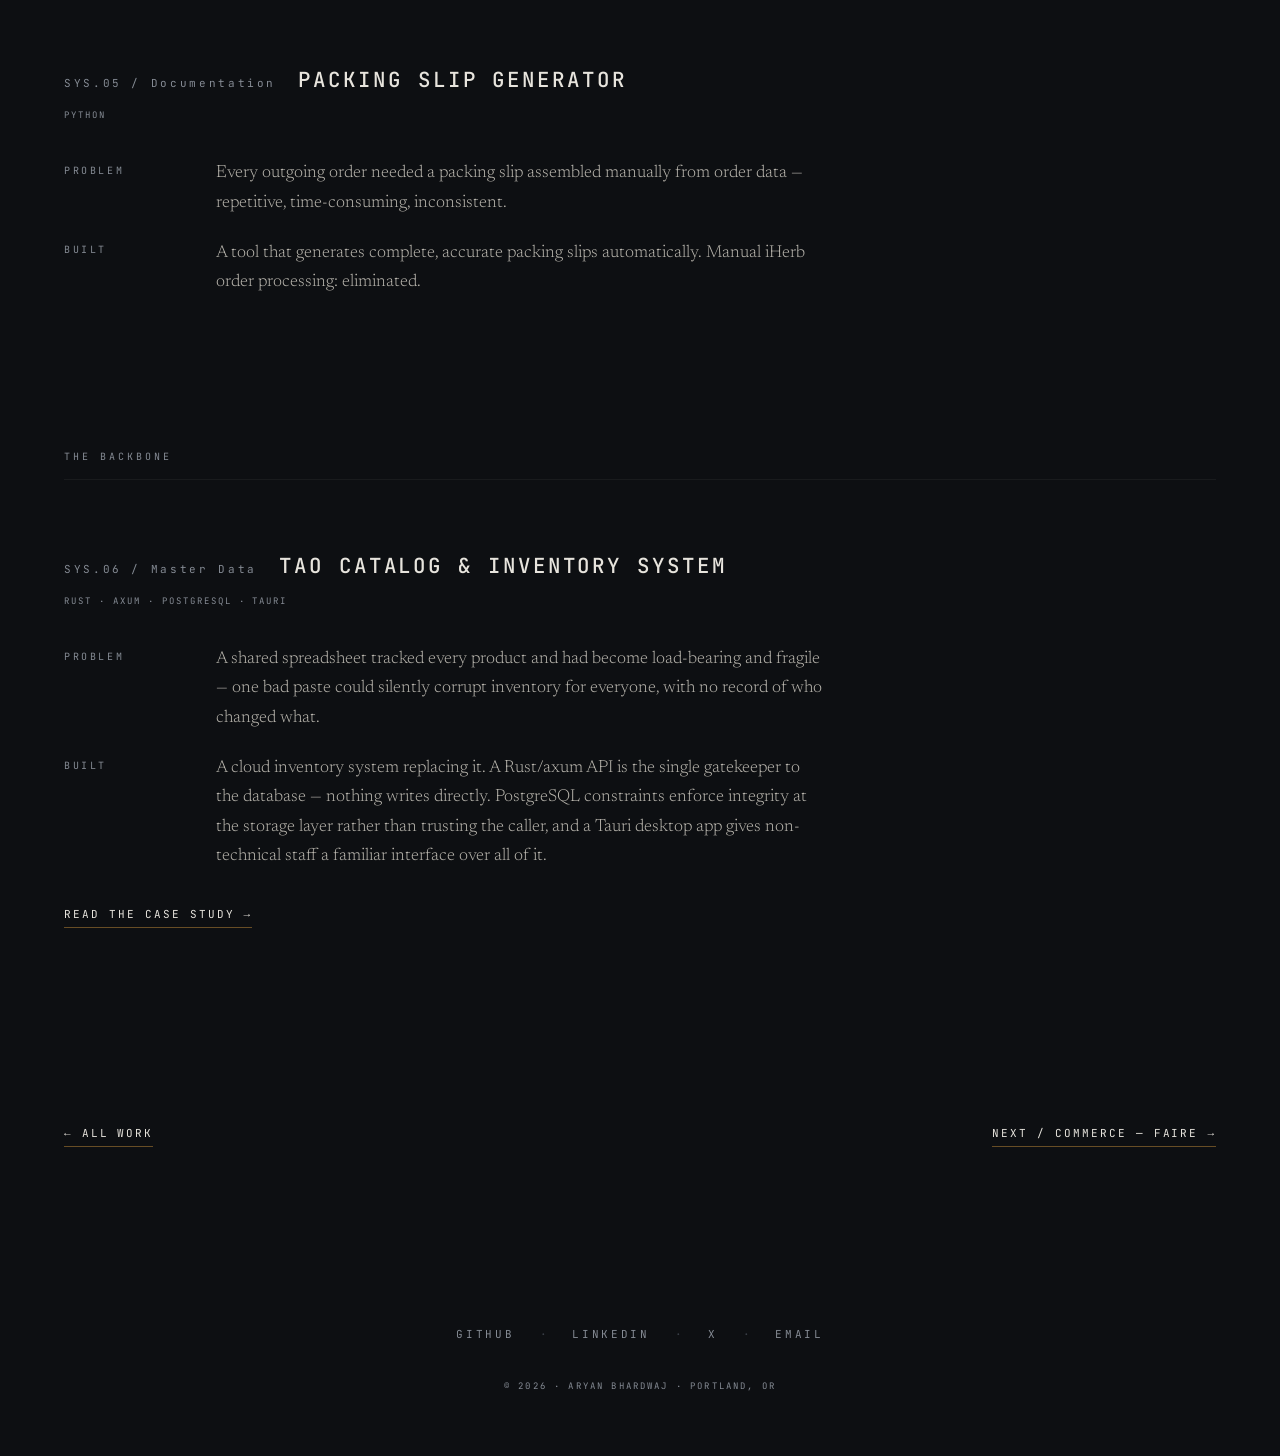
<file: tao-operations.html>
<!DOCTYPE html>
<html lang="en">
<head>
<meta charset="UTF-8">
<meta name="viewport" content="width=device-width, initial-scale=1.0, viewport-fit=cover">
<title>Automating a Warehouse, End to End — re:aryan</title>
<meta name="description" content="Flagship case study: the production systems running order fulfillment at The Tao of Tea, Portland.">
<link rel="icon" href="assets/images/favicon.svg" type="image/svg+xml">
<link rel="icon" href="assets/images/favicon.ico" sizes="48x48">
<link rel="apple-touch-icon" href="assets/images/apple-touch-icon.png">
<link rel="stylesheet" href="fonts.css">
<link rel="stylesheet" href="brand.css">
<style>
  .head{padding:22vh 1.75rem 5vh}
  .head-inner{max-width:var(--w-wide);margin:0 auto}
  .head h1{
    font-family:var(--serif);font-style:italic;font-weight:300;
    font-size:clamp(2.3rem,5vw,3.8rem);line-height:1.1;
    letter-spacing:-.01em;color:var(--ink);margin:1.4rem 0 1.6rem;
  }
  .head .meta{font-size:.625rem;letter-spacing:.24em;color:var(--muted);text-transform:uppercase}

  .opening{padding:3vh 1.75rem 6vh}
  .opening .prose p{font-size:1.14rem}

  .flow{padding:5vh 1.75rem 9vh}
  .flow-inner{max-width:var(--w-wide);margin:0 auto}
  .flow-inner>.marker{margin-bottom:2.6rem}
  .pl-wrap{position:relative}
  #pipeline{width:100%;height:240px;display:block}
  .pl-toc a{position:absolute;transform:translateX(-50%);
    font-size:.5625rem;letter-spacing:.2em;color:var(--muted);
    text-transform:uppercase;text-decoration:none;white-space:nowrap;
    transition:color .25s}
  .pl-toc a:hover,.pl-toc a:focus-visible{color:var(--ink)}
  .pl-toc a.left{transform:none}
  .pl-toc a.endcap{transform:translateX(-85%)}

  .systems{padding:4vh 1.75rem 4vh}
  .systems-inner{max-width:var(--w-wide);margin:0 auto}
  .systems-inner>.marker{margin-bottom:1rem}
  .marker.mk2{margin:5rem 0 1rem}
  .sys{border-top:1px solid var(--hairline);padding:4.5rem 0}
  .sys-head{display:flex;align-items:baseline;gap:1.4rem;margin-bottom:1rem;flex-wrap:wrap}
  .sys-id{font-size:.6875rem;letter-spacing:.24em;color:var(--muted)}
  .sys-name{font-family:var(--mono);font-weight:500;font-size:clamp(1rem,1.9vw,1.3rem);
    letter-spacing:.14em;text-transform:uppercase;color:var(--ink)}
  .sys-stack{font-size:.5625rem;letter-spacing:.22em;color:var(--muted);
    text-transform:uppercase;margin-bottom:2.4rem}
  .sys-rows{display:grid;grid-template-columns:7.5rem minmax(0,38rem);
    row-gap:1.3rem;column-gap:2rem}
  .sys-rows dt{font-size:.625rem;letter-spacing:.26em;color:var(--muted);
    text-transform:uppercase;padding-top:.45em}
  .sys-rows dd{font-family:var(--serif);font-weight:300;font-size:1.08rem;
    line-height:1.7;color:#B9B6AE}
  .sys.flagship{padding:6rem 0}
  .sys.flagship .sys-name{font-size:clamp(1.2rem,2.4vw,1.6rem)}
  .sys.flagship .sys-rows{grid-template-columns:7.5rem minmax(0,44rem)}

  .endnav{padding:10vh 1.75rem 14vh}
  .endnav-inner{max-width:var(--w-wide);margin:0 auto;display:flex;
    justify-content:space-between;gap:2rem;flex-wrap:wrap}

  @media (max-width:900px){
    .pl-toc{display:none}
    #pipeline{height:96px}
  }
  @media (max-width:640px){
    .head{padding-top:16vh}
    .sys-rows,.sys.flagship .sys-rows{grid-template-columns:1fr;row-gap:.4rem}
    .sys-rows dt{padding-top:1rem}
  }
</style>
</head>
<body>

<nav class="site">
  <a class="brand" href="index.html">re<span>:</span>aryan</a>
  <div class="links">
    <a href="work.html" aria-current="true">Work</a><a href="resume.html">Resume</a><a href="future.html">Thoughts</a><a href="bookshelf.html">Bookshelf</a><a href="index.html#convergence">Contact</a>
  </div>
</nav>

<header class="head">
  <div class="head-inner">
    <div class="ch-no">01 / Operations — Flagship Case Study</div>
    <h1>Automating a warehouse, end to end.</h1>
    <div class="meta">The Tao of Tea · Portland, OR · 2025 — Present</div>
  </div>
</header>

<section class="opening">
  <div class="prose">
    <p>When I joined The Tao of Tea — a specialty tea manufacturer and
    wholesaler in Portland — order fulfillment ran the way it does at most small
    manufacturers: manually. Purchase orders arrived as PDFs in a dozen formats.
    Staff retyped them into spreadsheets, hand-calculated what to pick, guessed
    at how to pack cartons, and wrote labels one at a time. Every step worked —
    and every step leaked time, invited errors, and depended on one person's
    memory.</p>
    <p>Nobody asked me to fix it. I just couldn't stop seeing it as one system
    with five broken links. So I built the systems that now run it daily — used
    by non-technical warehouse staff, fully offline, designed to outlast me.</p>
  </div>
</section>

<div class="flow">
  <div class="flow-inner">
    <div class="marker">The Operating Flow</div>
    <div class="pl-wrap">
      <canvas id="pipeline" aria-hidden="true"></canvas>
      <nav class="pl-toc" id="plToc" aria-label="Systems">
        <a href="#sys4" id="t4" class="left">SYS.04 / Receiving — Incoming Labels</a>
        <a href="#sys1" id="t1">PO Aggregator</a>
        <a href="#sys2" id="t2">PO Processing &amp; Carton Optimization</a>
        <a href="#sys3" id="t3">Case Label Printer</a>
        <a href="#sys5" id="t5" class="endcap">Packing Slip Generator</a>
        <a href="#sys6" id="t6">SYS.06 — Catalog &amp; Inventory / Master Data</a>
      </nav>
    </div>
  </div>
</div>

<section class="systems">
  <div class="systems-inner">
    <div class="marker">The Systems</div>

    <article class="sys" id="sys1">
      <div class="sys-head">
        <span class="sys-id">SYS.01 / Demand</span>
        <span class="sys-name">PO Aggregator</span>
      </div>
      <div class="sys-stack">Rust</div>
      <dl class="sys-rows">
        <dt>Problem</dt>
        <dd>Orders arrived from Amazon, iHerb, and wholesale channels in
        completely different formats. Understanding total demand — how much of
        each tea to produce — meant manually consolidating everything: a slow,
        error-prone ritual.</dd>
        <dt>Built</dt>
        <dd>A tool that ingests purchase orders across channels and aggregates
        them into a single demand picture, so production planning starts from
        one reliable number instead of five spreadsheets.</dd>
      </dl>
    </article>

    <article class="sys flagship" id="sys2">
      <div class="sys-head">
        <span class="sys-id">SYS.02 / Fulfillment</span>
        <span class="sys-name">PO Processing &amp; Carton Optimization</span>
      </div>
      <div class="sys-stack">Tauri · React · TypeScript · Rust</div>
      <dl class="sys-rows">
        <dt>Problem</dt>
        <dd>Every retailer formats POs differently — and turning a PO into
        warehouse action meant manually working out what to pick, which retailer
        SKU maps to which internal product (the same tea exists as a tin, a
        pound bag, and an Amazon "Pack of 2"), and how to pack cases into
        cartons without exceeding weight limits.</dd>
        <dt>Built</dt>
        <dd>A fully offline desktop app with rule-based PDF parsers tuned to
        each retailer's layout, plus a standardized Excel intake for everyone
        else. It cross-references every line against an editable product master
        database — resolving SKUs, Amazon pack variants, and case specs — then
        runs a constrained packing algorithm that maximizes carton utilization
        under a strict weight ceiling. Output: a print-ready pick list and a
        carton-by-carton packing map.</dd>
        <dt>Principle</dt>
        <dd>Nothing hardcoded. The product master is an Excel file staff can
        edit — new products, new pack variants, zero code changes.</dd>
      </dl>
    </article>

    <article class="sys has-note" id="sys3">
      <div class="sys-head">
        <span class="sys-id">SYS.03 / Labeling</span>
        <span class="sys-name">Product Case Label Printer</span>
      </div>
      <div class="sys-stack">Python</div>
      <dl class="sys-rows">
        <dt>Problem</dt>
        <dd>Cases were labeled by hand — and a mislabeled case means the wrong
        product shipping to a customer, the most expensive error a wholesaler
        can make.</dd>
        <dt>Built</dt>
        <dd>A label-printing application generating accurate, standardized case
        labels directly from product data.</dd>
        <dt>Impact</dt>
        <dd>Wrong shipments reduced to near zero.<span class="m-note"
        aria-hidden="true"><span class="m-line"></span>EXCEPTIONS&nbsp;→&nbsp;~0</span></dd>
      </dl>
    </article>

    <article class="sys" id="sys4">
      <div class="sys-head">
        <span class="sys-id">SYS.04 / Receiving</span>
        <span class="sys-name">Incoming Shipment Label Generator</span>
      </div>
      <div class="sys-stack">Tauri · Rust · React · Deployed to warehouse thermal printers</div>
      <dl class="sys-rows">
        <dt>Problem</dt>
        <dd>Receiving inventory meant hand-writing labels for incoming shipments
        — slow, inconsistent, unscalable.</dd>
        <dt>Built</dt>
        <dd>A desktop application deployed directly to the warehouse's thermal
        printers, generating standardized incoming-shipment labels on demand —
        used by floor staff daily.</dd>
      </dl>
    </article>

    <article class="sys" id="sys5">
      <div class="sys-head">
        <span class="sys-id">SYS.05 / Documentation</span>
        <span class="sys-name">Packing Slip Generator</span>
      </div>
      <div class="sys-stack">Python</div>
      <dl class="sys-rows">
        <dt>Problem</dt>
        <dd>Every outgoing order needed a packing slip assembled manually from
        order data — repetitive, time-consuming, inconsistent.</dd>
        <dt>Built</dt>
        <dd>A tool that generates complete, accurate packing slips
        automatically. Manual iHerb order processing: eliminated.</dd>
      </dl>
    </article>

    <div class="marker mk2">The Backbone</div>

    <article class="sys" id="sys6">
      <div class="sys-head">
        <span class="sys-id">SYS.06 / Master Data</span>
        <span class="sys-name">Tao Catalog &amp; Inventory System</span>
      </div>
      <div class="sys-stack">Rust · axum · PostgreSQL · Tauri</div>
      <dl class="sys-rows">
        <dt>Problem</dt>
        <dd>A shared spreadsheet tracked every product and had become
        load-bearing and fragile — one bad paste could silently corrupt
        inventory for everyone, with no record of who changed what.</dd>
        <dt>Built</dt>
        <dd>A cloud inventory system replacing it. A Rust/axum API is the
        single gatekeeper to the database — nothing writes directly. PostgreSQL
        constraints enforce integrity at the storage layer rather than trusting
        the caller, and a Tauri desktop app gives non-technical staff a familiar
        interface over all of it.</dd>
      </dl>
      <a class="cta" style="margin-top:2.2rem" href="tao-catalog.html">Read the case study →</a>
    </article>

  </div>
</section>

<div class="endnav">
  <div class="endnav-inner">
    <a class="cta" href="work.html">← All work</a>
    <a class="cta" href="faire-analysis.html">Next / Commerce — Faire →</a>
  </div>
</div>

<footer class="site">
  <div class="footer-links">
    <a href="https://github.com/aaryanbh96" target="_blank" rel="noopener">Github</a><span class="sep">·</span>
    <a href="https://www.linkedin.com/in/aaryanb/" target="_blank" rel="noopener">LinkedIn</a><span class="sep">·</span>
    <a href="https://x.com/aryanb_or" target="_blank" rel="noopener">X</a><span class="sep">·</span>
    <a href="mailto:ab@rearyan.com">Email</a>
  </div>
  <div class="colophon">© 2026 · Aryan Bhardwaj · Portland, OR</div>
</footer>

<script>
(function(){
  "use strict";
  const reduce=matchMedia('(prefers-reduced-motion: reduce)').matches;
  const canvas=document.getElementById('pipeline');
  const ctx=canvas.getContext('2d');
  const INK='231,228,221',AMB='214,154,60';
  const STAGES=['PO','PARSE','PLAN','PICK','PACK','LABEL','SHIP'];
  let W=0,H=0,DPR=1,xs=[],y=0,flash=new Array(7).fill(0);
  const $=id=>document.getElementById(id);
  const toc=$('plToc');
  const links={t1:$('t1'),t2:$('t2'),t3:$('t3'),t4:$('t4'),t5:$('t5'),t6:$('t6')};

  function resize(){
    DPR=Math.min(devicePixelRatio||1,2);
    W=canvas.clientWidth*DPR;H=canvas.clientHeight*DPR;
    canvas.width=W;canvas.height=H;
    xs=STAGES.map((_,i)=>W*(0.05+0.9*i/6));
    const full=H>=150*DPR;
    y=full?H*0.40:H*0.42;
    if(toc){
      toc.style.display=full?'':'none';
      if(full){
        const u=DPR,below=(y+58*u)/DPR;
        links.t1.style.left=(xs[0]/DPR)+'px';links.t1.style.top=below+'px';
        links.t2.style.left=(((xs[1]+xs[4])/2)/DPR)+'px';links.t2.style.top=below+'px';
        links.t3.style.left=(xs[5]/DPR)+'px';links.t3.style.top=below+'px';
        links.t5.style.left=(xs[6]/DPR)+'px';links.t5.style.top=below+'px';
        // receiving joins from above: inbound, outside the outbound spine
        links.t4.style.left=(xs[0]/DPR)+'px';
        links.t4.style.top=((y-74*u)/DPR)+'px';
        links.t6.style.left=(((xs[0]+xs[6])/2)/DPR)+'px';
        links.t6.style.top=((y+96*u)/DPR)+'px';
      }
    }
  }
  function draw(phase){
    ctx.clearRect(0,0,W,H);
    const u=DPR;
    ctx.strokeStyle=`rgba(${INK},0.16)`;
    ctx.lineWidth=1*u;
    ctx.beginPath();ctx.moveTo(xs[0],y);ctx.lineTo(xs[6],y);ctx.stroke();
    ctx.textAlign='center';
    for(let i=0;i<7;i++){
      const s=3.2*u;
      ctx.strokeStyle=`rgba(${INK},0.7)`;
      ctx.strokeRect(xs[i]-s,y-s,s*2,s*2);
      if(flash[i]>0){
        const fs=(4+8*(1-flash[i]))*u;
        ctx.strokeStyle=`rgba(${AMB},${0.5*flash[i]})`;
        ctx.strokeRect(xs[i]-fs,y-fs,fs*2,fs*2);
      }
      ctx.font=`500 ${10.5*u}px "JetBrains Mono",monospace`;
      ctx.fillStyle=`rgba(${INK},0.8)`;
      ctx.fillText(STAGES[i],xs[i],y+22*u);
    }
    // coverage map: which software owns which part of the flow
    if(H>=150*u){
      ctx.strokeStyle=`rgba(${INK},0.18)`;
      ctx.lineWidth=1*u;
      // PO → aggregator
      ctx.beginPath();ctx.moveTo(xs[0],y+30*u);ctx.lineTo(xs[0],y+50*u);ctx.stroke();
      // PARSE..PACK → one application legitimately spans four stages
      const jx=(xs[1]+xs[4])/2,jy=y+42*u;
      ctx.beginPath();
      for(let i=1;i<=4;i++){ctx.moveTo(xs[i],y+30*u);ctx.lineTo(xs[i],jy);}
      ctx.moveTo(xs[1],jy);ctx.lineTo(xs[4],jy);
      ctx.moveTo(jx,jy);ctx.lineTo(jx,y+50*u);
      ctx.stroke();
      // LABEL → case labels; SHIP → packing slips travel with the shipment
      ctx.beginPath();ctx.moveTo(xs[5],y+30*u);ctx.lineTo(xs[5],y+50*u);ctx.stroke();
      ctx.beginPath();ctx.moveTo(xs[6],y+30*u);ctx.lineTo(xs[6],y+50*u);ctx.stroke();
      // receiving: dashed inbound line from above
      ctx.setLineDash([2*u,5*u]);
      ctx.beginPath();ctx.moveTo(xs[0],y-58*u);ctx.lineTo(xs[0],y-10*u);ctx.stroke();
      // the backbone: every system stands on the catalog
      ctx.beginPath();
      ctx.moveTo(xs[0],y+78*u);ctx.lineTo(xs[6],y+78*u);
      for(const tx of [xs[0],jx,xs[5],xs[6]]){
        ctx.moveTo(tx,y+66*u);ctx.lineTo(tx,y+78*u);
      }
      ctx.moveTo((xs[0]+xs[6])/2,y+78*u);ctx.lineTo((xs[0]+xs[6])/2,y+90*u);
      ctx.stroke();
      ctx.setLineDash([]);
    }
    if(phase!=null){
      const x=xs[0]+(xs[6]-xs[0])*phase;
      ctx.beginPath();ctx.arc(x,y,2.4*u,0,7);
      ctx.fillStyle=`rgba(${AMB},0.95)`;ctx.fill();
      ctx.beginPath();ctx.arc(x,y,5.5*u,0,7);
      ctx.fillStyle=`rgba(${AMB},0.10)`;ctx.fill();
    }
  }
  let prevStage=-1;
  function loop(now){
    const t=(now%11000)/11000;
    let phase=null;
    if(t>0.08&&t<0.88){
      const e=(t-0.08)/0.8;
      phase=e*e*(3-2*e);
      const st=Math.min(6,Math.floor(phase*6+0.02));
      if(st!==prevStage&&Math.abs(phase*6-st)<0.05){prevStage=st;flash[st]=1;}
    }else prevStage=-1;
    for(let i=0;i<7;i++)flash[i]=Math.max(0,flash[i]-0.016);
    draw(phase);
    requestAnimationFrame(loop);
  }
  addEventListener('resize',()=>{resize();if(reduce)draw(null);});
  resize();
  if(reduce)draw(null);
  else requestAnimationFrame(loop);
})();
</script>
</body>
</html>
</file>
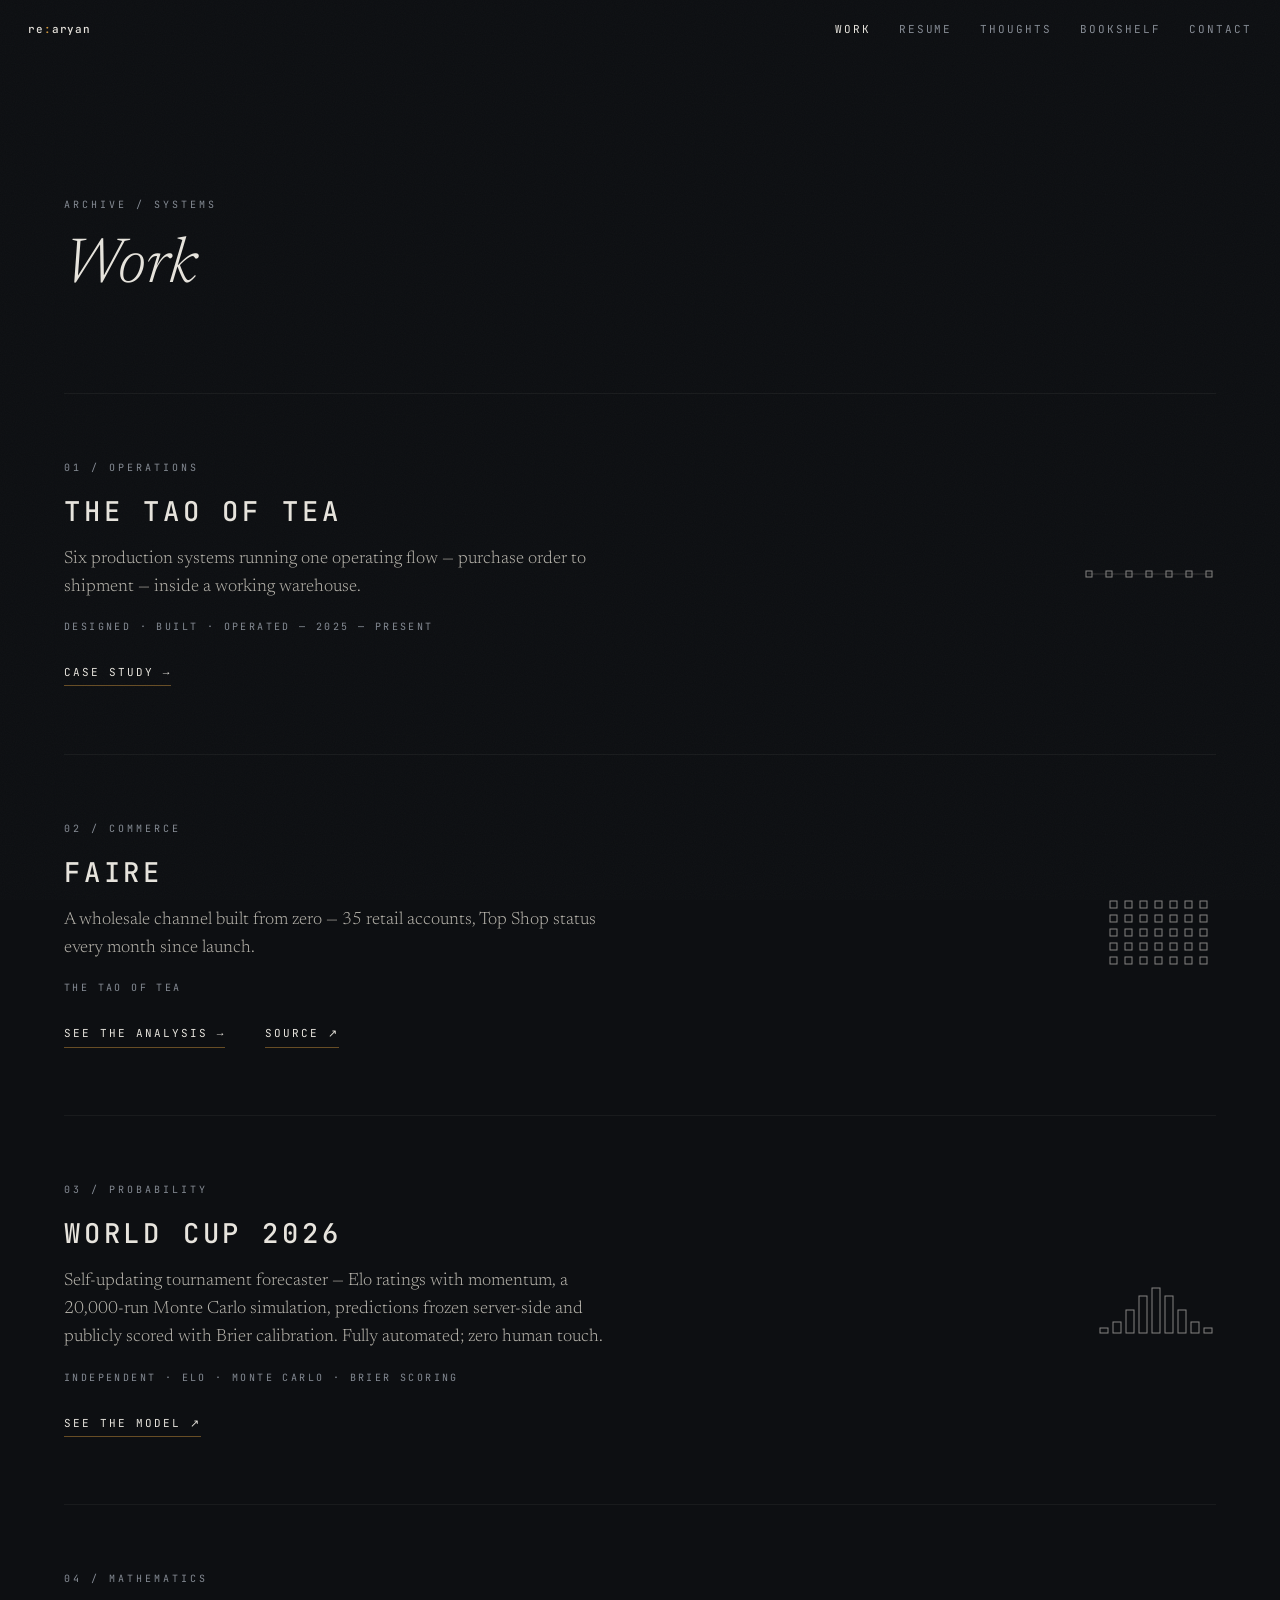
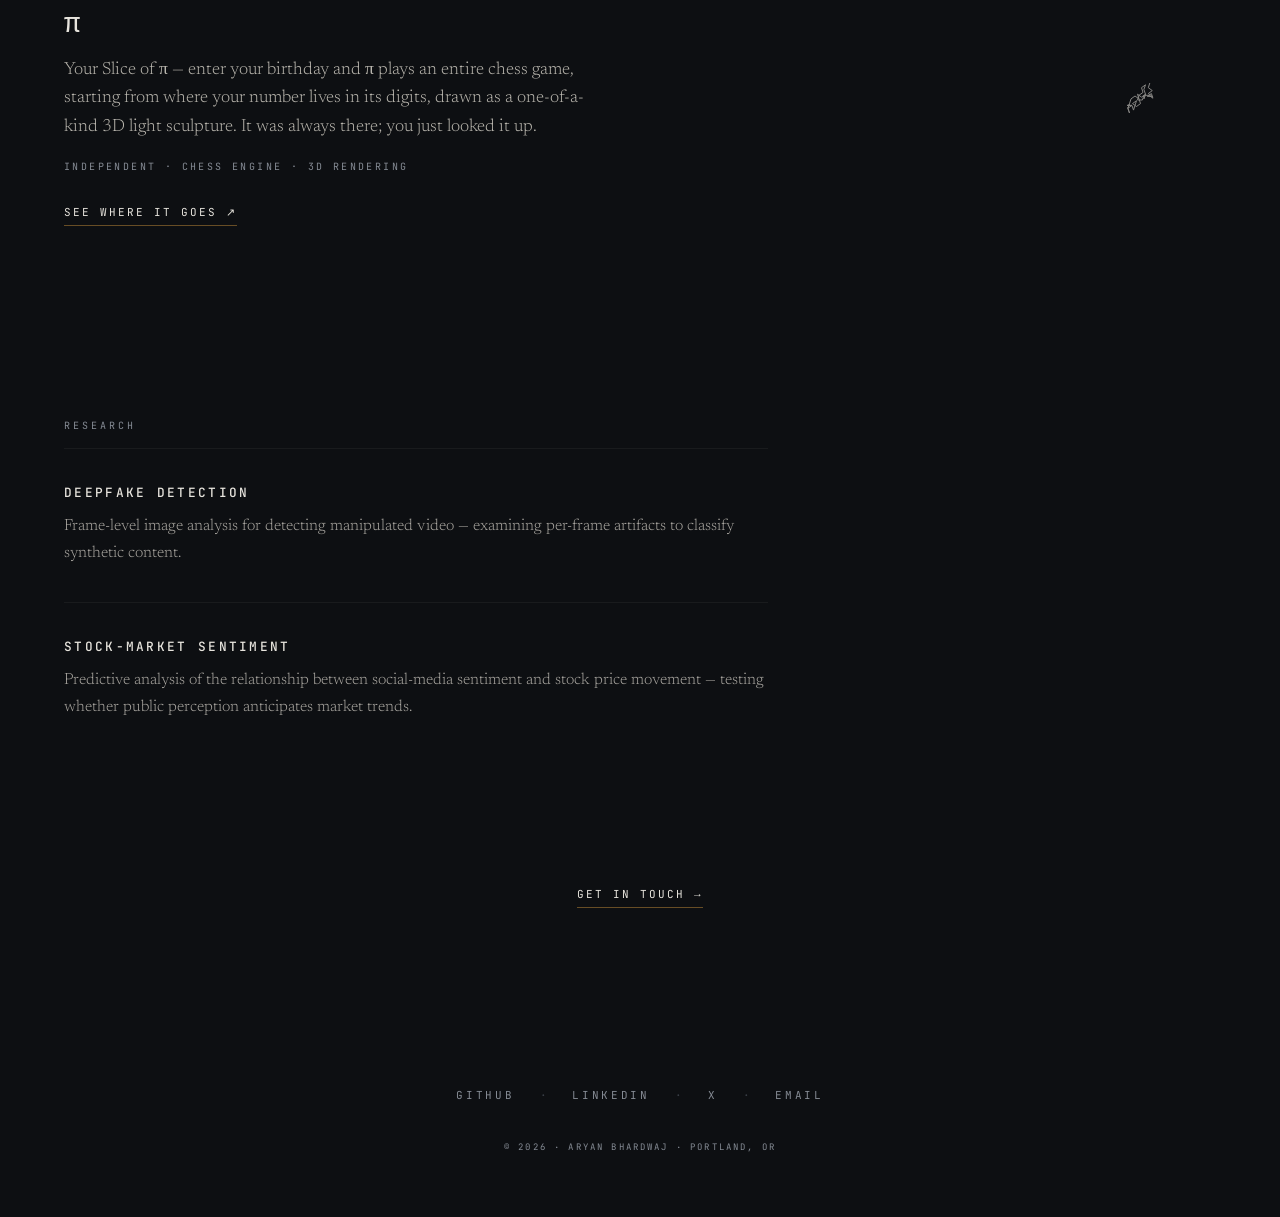
<file: work.html>
<!DOCTYPE html>
<html lang="en">
<head>
<meta charset="UTF-8">
<meta name="viewport" content="width=device-width, initial-scale=1.0, viewport-fit=cover">
<title>Work — re:aryan</title>
<meta name="description" content="An archive of systems: operations, commerce, probability, mathematics.">
<link rel="icon" href="assets/images/favicon.svg" type="image/svg+xml">
<link rel="icon" href="assets/images/favicon.ico" sizes="48x48">
<link rel="apple-touch-icon" href="assets/images/apple-touch-icon.png">
<link rel="stylesheet" href="fonts.css">
<link rel="stylesheet" href="brand.css">
<style>
  .head{padding:22vh 1.75rem 8vh}
  .head-inner{max-width:var(--w-wide);margin:0 auto}
  .head h1{
    font-family:var(--serif);font-style:italic;font-weight:300;
    font-size:clamp(2.4rem,5.4vw,4rem);line-height:1.08;
    letter-spacing:-.01em;color:var(--ink);margin-top:1.4rem;
  }

  .index{padding:2vh 1.75rem 6vh}
  .index-inner{max-width:var(--w-wide);margin:0 auto}
  .entry{border-top:1px solid var(--hairline);padding:4.2rem 0;
    display:grid;grid-template-columns:minmax(0,1fr) auto;
    gap:3rem;align-items:center}
  .e-no{margin-bottom:1.2rem}
  .e-name{font-family:var(--mono);font-weight:500;font-size:clamp(1.2rem,2.4vw,1.7rem);
    letter-spacing:.14em;text-transform:uppercase;color:var(--ink);margin-bottom:1rem}
  .e-name.lit{text-transform:none}
  .e-line{font-family:var(--serif);font-weight:300;font-size:1.1rem;
    line-height:1.6;color:#B9B6AE;max-width:34rem}
  .e-meta{margin-top:1.2rem;font-size:.625rem;letter-spacing:.24em;
    color:var(--muted);text-transform:uppercase}
  .entry .cta{margin-top:2rem}
  .glyph{opacity:.55}
  .glyph svg{display:block}

  .research{padding:8vh 1.75rem 6vh}
  .research-inner{max-width:var(--w-wide);margin:0 auto}
  .research .marker{margin-bottom:1rem}
  .r-item{padding:2.2rem 0;border-top:1px solid var(--hairline);max-width:44rem}
  .r-item h3{font-family:var(--mono);font-weight:500;font-size:.8rem;
    letter-spacing:.18em;text-transform:uppercase;color:var(--ink);margin-bottom:.7rem}
  .r-item p{font-family:var(--serif);font-weight:300;font-size:1rem;
    line-height:1.7;color:#A9A6A0}

  .endcta{padding:8vh 1.75rem 14vh;text-align:center}

  @media (max-width:760px){
    .head{padding-top:16vh}
    .entry{grid-template-columns:1fr;gap:1.8rem}
    .glyph{order:-1}
  }
</style>
</head>
<body>

<nav class="site">
  <a class="brand" href="index.html">re<span>:</span>aryan</a>
  <div class="links">
    <a href="work.html" aria-current="page">Work</a><a href="resume.html">Resume</a><a href="future.html">Thoughts</a><a href="bookshelf.html">Bookshelf</a><a href="index.html#convergence">Contact</a>
  </div>
</nav>

<header class="head">
  <div class="head-inner">
    <div class="ch-no">Archive / Systems</div>
    <h1>Work</h1>
  </div>
</header>

<section class="index">
  <div class="index-inner">

    <article class="entry">
      <div>
        <div class="ch-no e-no">01 / Operations</div>
        <div class="e-name">The Tao of Tea</div>
        <p class="e-line">Six production systems running one operating flow —
        purchase order to shipment — inside a working warehouse.</p>
        <div class="e-meta">Designed · Built · Operated — 2025 — Present</div>
        <a class="cta" href="tao-operations.html">Case study →</a>
      </div>
      <div class="glyph" aria-hidden="true">
        <svg width="132" height="40" viewBox="0 0 132 40" fill="none" stroke="#E7E4DD" stroke-width="1">
          <line x1="4" y1="20" x2="128" y2="20" opacity=".3"/>
          <rect x="2" y="17" width="6" height="6"/><rect x="22" y="17" width="6" height="6"/>
          <rect x="42" y="17" width="6" height="6"/><rect x="62" y="17" width="6" height="6"/>
          <rect x="82" y="17" width="6" height="6"/><rect x="102" y="17" width="6" height="6"/>
          <rect x="122" y="17" width="6" height="6"/>
        </svg>
      </div>
    </article>

    <article class="entry">
      <div>
        <div class="ch-no e-no">02 / Commerce</div>
        <div class="e-name">Faire</div>
        <p class="e-line">A wholesale channel built from zero — 35 retail
        accounts, Top Shop status every month since launch.</p>
        <div class="e-meta">The Tao of Tea</div>
        <a class="cta" href="faire-analysis.html">See the analysis →</a>&nbsp;&nbsp;&nbsp;
        <a class="cta" href="https://github.com/aaryanbh96/faire-wholesale-analytics" target="_blank" rel="noopener">Source ↗</a>
      </div>
      <div class="glyph" aria-hidden="true">
        <svg width="110" height="76" viewBox="0 0 110 76" fill="none" stroke="#E7E4DD" stroke-width="1">
          <rect x="4" y="4" width="7" height="7"/>
          <rect x="19" y="4" width="7" height="7"/>
          <rect x="34" y="4" width="7" height="7"/>
          <rect x="49" y="4" width="7" height="7"/>
          <rect x="64" y="4" width="7" height="7"/>
          <rect x="79" y="4" width="7" height="7"/>
          <rect x="94" y="4" width="7" height="7"/>
          <rect x="4" y="18" width="7" height="7"/>
          <rect x="19" y="18" width="7" height="7"/>
          <rect x="34" y="18" width="7" height="7"/>
          <rect x="49" y="18" width="7" height="7"/>
          <rect x="64" y="18" width="7" height="7"/>
          <rect x="79" y="18" width="7" height="7"/>
          <rect x="94" y="18" width="7" height="7"/>
          <rect x="4" y="32" width="7" height="7"/>
          <rect x="19" y="32" width="7" height="7"/>
          <rect x="34" y="32" width="7" height="7"/>
          <rect x="49" y="32" width="7" height="7"/>
          <rect x="64" y="32" width="7" height="7"/>
          <rect x="79" y="32" width="7" height="7"/>
          <rect x="94" y="32" width="7" height="7"/>
          <rect x="4" y="46" width="7" height="7"/>
          <rect x="19" y="46" width="7" height="7"/>
          <rect x="34" y="46" width="7" height="7"/>
          <rect x="49" y="46" width="7" height="7"/>
          <rect x="64" y="46" width="7" height="7"/>
          <rect x="79" y="46" width="7" height="7"/>
          <rect x="94" y="46" width="7" height="7"/>
          <rect x="4" y="60" width="7" height="7"/>
          <rect x="19" y="60" width="7" height="7"/>
          <rect x="34" y="60" width="7" height="7"/>
          <rect x="49" y="60" width="7" height="7"/>
          <rect x="64" y="60" width="7" height="7"/>
          <rect x="79" y="60" width="7" height="7"/>
          <rect x="94" y="60" width="7" height="7"/>
        </svg>
      </div>
    </article>

    <article class="entry">
      <div>
        <div class="ch-no e-no">03 / Probability</div>
        <div class="e-name">World Cup 2026</div>
        <p class="e-line">Self-updating tournament forecaster — Elo ratings with
        momentum, a 20,000-run Monte Carlo simulation, predictions frozen
        server-side and publicly scored with Brier calibration. Fully
        automated; zero human touch.</p>
        <div class="e-meta">Independent · Elo · Monte Carlo · Brier scoring</div>
        <a class="cta" href="https://wc2026.rearyan.com" target="_blank" rel="noopener">See the model ↗</a>
      </div>
      <div class="glyph" aria-hidden="true">
        <svg width="120" height="52" viewBox="0 0 120 52" fill="none" stroke="#E7E4DD" stroke-width="1">
          <rect x="4"   y="44" width="8" height="5"/>
          <rect x="17"  y="38" width="8" height="11"/>
          <rect x="30"  y="26" width="8" height="23"/>
          <rect x="43"  y="12" width="8" height="37"/>
          <rect x="56"  y="4"  width="8" height="45"/>
          <rect x="69"  y="12" width="8" height="37"/>
          <rect x="82"  y="26" width="8" height="23"/>
          <rect x="95"  y="38" width="8" height="11"/>
          <rect x="108" y="44" width="8" height="5"/>
        </svg>
      </div>
    </article>

    <article class="entry">
      <div>
        <div class="ch-no e-no">04 / Mathematics</div>
        <div class="e-name lit">π</div>
        <p class="e-line">Your Slice of π — enter your birthday and π plays an
        entire chess game, starting from where your number lives in its digits,
        drawn as a one-of-a-kind 3D light sculpture. It was always there; you
        just looked it up.</p>
        <div class="e-meta">Independent · Chess engine · 3D rendering</div>
        <a class="cta" href="https://pi.rearyan.com" target="_blank" rel="noopener">See where it goes ↗</a>
      </div>
      <div class="glyph" aria-hidden="true">
        <svg width="92" height="38" viewBox="0 0 92 38" fill="none" stroke="#E7E4DD" stroke-width="1">
          <polyline points="25.8,3.0 24.3,7.7 28.3,10.6 24.3,13.5 28.3,16.4 23.4,16.4 27.4,13.5 28.9,18.2 24.9,15.3 19.9,15.3 18.4,20.0 13.5,20.0 15.0,15.3 19.0,12.4 17.5,7.7 21.5,4.8 19.9,9.5 21.5,14.2 19.9,18.9 21.5,14.2 17.5,17.1 13.5,14.2 15.0,18.9 11.0,16.0 7.0,18.9 5.5,23.6 3.9,28.3 5.5,23.6 3.9,28.3 5.5,33.0 3.9,28.3 7.9,25.4 3.0,25.4 7.9,25.4 9.5,30.1 11.0,25.4 12.5,20.7 8.5,23.6 12.5,26.5 16.5,23.6 15.0,18.9"/>
        </svg>
      </div>
    </article>

  </div>
</section>

<section class="research">
  <div class="research-inner">
    <div class="marker">Research</div>
    <div class="r-item" id="project1">
      <h3>Deepfake Detection</h3>
      <p>Frame-level image analysis for detecting manipulated video — examining
      per-frame artifacts to classify synthetic content.</p>
    </div>
    <div class="r-item" id="project2">
      <h3>Stock-Market Sentiment</h3>
      <p>Predictive analysis of the relationship between social-media sentiment
      and stock price movement — testing whether public perception anticipates
      market trends.</p>
    </div>
  </div>
</section>

<div class="endcta">
  <a class="cta" href="index.html#convergence">Get in touch →</a>
</div>

<footer class="site">
  <div class="footer-links">
    <a href="https://github.com/aaryanbh96" target="_blank" rel="noopener">Github</a><span class="sep">·</span>
    <a href="https://www.linkedin.com/in/aaryanb/" target="_blank" rel="noopener">LinkedIn</a><span class="sep">·</span>
    <a href="https://x.com/aryanb_or" target="_blank" rel="noopener">X</a><span class="sep">·</span>
    <a href="mailto:ab@rearyan.com">Email</a>
  </div>
  <div class="colophon">© 2026 · Aryan Bhardwaj · Portland, OR</div>
</footer>

</body>
</html>
</file>
<file: fonts.css>
/* re:aryan — self-hosted type. OFL licenses alongside the files. */

@font-face{
  font-family:'JetBrains Mono';
  font-style:normal;font-weight:300;font-display:swap;
  src:url('assets/fonts/jetbrains-mono-latin-300-normal.woff2') format('woff2');
}
@font-face{
  font-family:'JetBrains Mono';
  font-style:normal;font-weight:400;font-display:swap;
  src:url('assets/fonts/jetbrains-mono-latin-400-normal.woff2') format('woff2');
}
@font-face{
  font-family:'JetBrains Mono';
  font-style:normal;font-weight:500;font-display:swap;
  src:url('assets/fonts/jetbrains-mono-latin-500-normal.woff2') format('woff2');
}
@font-face{
  font-family:'Newsreader';
  font-style:normal;font-weight:200 800;font-display:swap;
  src:url('assets/fonts/newsreader-latin-wght-normal.woff2') format('woff2-variations');
}
@font-face{
  font-family:'Newsreader';
  font-style:italic;font-weight:200 800;font-display:swap;
  src:url('assets/fonts/newsreader-latin-wght-italic.woff2') format('woff2-variations');
}
</file>
<file: brand.css>
/* ═══════════════════════════════════════════════════════════════
   re:aryan — brand.css
   The shared shell. Owns tokens, base, nav, footer, CTA language,
   markers, prose, form fields, annotation grammar, focus states,
   grain, and motion discipline. Pages add only their own chapter.
   Source of truth extracted from index.html (v3 world).
   ═══════════════════════════════════════════════════════════════ */

:root{
  --bg:#0D0F12;
  --ink:#E7E4DD;
  --muted:#858B94;
  --faint:#3A3F47;
  --amber:#D69A3C;
  --oxide:#B4553F;
  --mono:'JetBrains Mono',ui-monospace,monospace;
  --serif:'Newsreader',Georgia,serif;
  --hairline:rgba(231,228,221,.055);
  --w-prose:40rem;
  --w-wide:72rem;
}

*{margin:0;padding:0;box-sizing:border-box}
body{
  background:var(--bg);
  color:var(--ink);
  font-family:var(--mono);
  -webkit-font-smoothing:antialiased;
  overflow-x:hidden;
}
::selection{background:rgba(214,154,60,.25)}

/* film grain — procedural, barely there */
body::after{
  content:"";position:fixed;inset:0;pointer-events:none;z-index:50;
  opacity:.028;
  background-image:url("data:image/svg+xml,%3Csvg xmlns='http://www.w3.org/2000/svg' width='160' height='160'%3E%3Cfilter id='n'%3E%3CfeTurbulence type='fractalNoise' baseFrequency='0.9' numOctaves='2'/%3E%3C/filter%3E%3Crect width='160' height='160' filter='url(%23n)'/%3E%3C/svg%3E");
}

/* ── navigation ─────────────────────────── */
nav.site{
  position:fixed;top:0;left:0;right:0;z-index:40;
  display:flex;justify-content:space-between;align-items:center;
  padding:1.4rem 1.75rem;
  font-size:.6875rem;letter-spacing:.18em;
}
nav.site .brand{color:var(--ink);text-decoration:none;letter-spacing:.08em;font-weight:500}
nav.site .brand span{color:var(--amber)}
nav.site .links{display:flex;gap:1.75rem}
nav.site .links a{color:var(--muted);text-decoration:none;text-transform:uppercase;transition:color .25s}
nav.site .links a:hover,
nav.site .links a:focus-visible,
nav.site .links a[aria-current]{color:var(--ink)}
nav.site a:focus-visible{outline:1px solid var(--amber);outline-offset:4px}

/* ── CTA language: ivory at rest, amber as signal ── */
.cta{
  display:inline-block;color:var(--ink);text-decoration:none;
  font-family:var(--mono);font-size:.6875rem;letter-spacing:.18em;
  text-transform:uppercase;padding-bottom:.38rem;
  border-bottom:1px solid rgba(214,154,60,.45);
  transition:color .25s,border-color .25s;
}
.cta:hover,.cta:focus-visible{color:var(--amber);border-color:var(--amber)}
.cta.send{background:none;border-top:0;border-left:0;border-right:0;cursor:pointer}

/* ── structural markers ─────────────────── */
.marker,.ch-no{
  font-size:.625rem;letter-spacing:.3em;color:var(--muted);
  text-transform:uppercase;
}
.ch-name{
  font-family:var(--mono);font-weight:500;color:var(--ink);
  font-size:clamp(1.6rem,3vw,2.4rem);letter-spacing:.14em;
  text-transform:uppercase;
}
.ch-name.lit{text-transform:none}
.mv-rule{
  display:block;width:140px;height:1px;background:var(--faint);
  transform:scaleX(0);transition:transform 1.1s ease .15s;
}
.mv-rule.on{transform:scaleX(1)}

/* ── prose (Newsreader body voice) ──────── */
.prose{max-width:var(--w-prose);margin:0 auto}
.prose p{
  font-family:var(--serif);font-weight:300;font-size:1.16rem;
  line-height:1.78;color:#B9B6AE;
}
.prose p+p{margin-top:1.5rem}
.prose .intent{color:var(--ink)}

/* margin annotation grammar (one per page, maximum) */
.m-note{
  display:flex;align-items:center;gap:.7rem;font-family:var(--mono);
  font-size:.5625rem;letter-spacing:.18em;color:var(--muted);white-space:nowrap;
}
.m-line{display:block;height:1px;background:var(--faint)}
@media (min-width:1180px){
  .has-note{position:relative}
  .has-note .m-note{position:absolute;left:100%;top:.62em;margin-left:1.1rem}
  .m-line{width:44px}
}
@media (max-width:1179.98px){
  .has-note .m-note{margin-top:.9rem}
  .m-line{width:22px}
}

/* ── form fields ────────────────────────── */
.field{margin-bottom:1.6rem}
.field label{
  display:block;font-size:.625rem;letter-spacing:.3em;
  color:var(--muted);text-transform:uppercase;margin-bottom:.55rem;
}
.field input,.field textarea{
  width:100%;background:transparent;border:1px solid #2B303A;
  color:var(--ink);font-family:var(--mono);font-size:.8rem;line-height:1.6;
  padding:.8rem .95rem;border-radius:0;transition:border-color .25s;
}
.field textarea{resize:vertical;min-height:8.5rem}
.field input:focus,.field textarea:focus{outline:none;border-color:rgba(214,154,60,.55)}

/* ── footer ─────────────────────────────── */
footer.site{
  position:relative;z-index:5;background:var(--bg);
  padding:6vh 1.75rem 4rem;text-align:center;
}
footer.site .footer-links{
  display:flex;gap:1.6rem;align-items:baseline;justify-content:center;
  flex-wrap:wrap;margin-bottom:2rem;
}
footer.site .footer-links a{
  color:var(--muted);text-decoration:none;font-size:.6875rem;
  letter-spacing:.24em;text-transform:uppercase;transition:color .25s;
  position:relative;padding-bottom:.45rem;
}
footer.site .footer-links a::after{
  content:"";position:absolute;left:0;bottom:0;width:0;height:1px;
  background:var(--amber);transition:width .3s;
}
footer.site .footer-links a:hover{color:var(--ink)}
footer.site .footer-links a:hover::after{width:100%}
footer.site .sep{color:var(--faint);font-size:.6875rem}
footer.site .colophon{
  font-size:.5625rem;letter-spacing:.24em;color:var(--muted);
  text-transform:uppercase;
}

/* ── shared responsive + motion discipline ─ */
@media (max-width:640px){
  nav.site{padding:1.1rem 1.1rem}
  nav.site .links{gap:.8rem}
  nav.site .links a:nth-child(3){display:none}
}
@media (prefers-reduced-motion:reduce){
  .mv-rule{transition:none;transform:scaleX(1)}
}
</file>
<file: paper.css>
/* ═══════════════════════════════════════════════════════════════
   re:aryan — paper.css
   The document class. Case studies and analyses render as ivory
   paper inside the graphite site: the brand's negative. Same
   typefaces, same grammar, inverted ground. Used by
   tao-catalog.html and faire-analysis.html.
   ═══════════════════════════════════════════════════════════════ */

:root{
  --p-bg:#ECE8DE;
  --p-ink:#1B1E23;
  --p-body:#33373E;
  --p-muted:#565A62;
  --p-faint:#A29C90;
  --p-hair:rgba(20,22,26,.14);
  --p-amber:#A66A1E;
  --p-card:#F3F0E8;
  --mono:'JetBrains Mono',ui-monospace,monospace;
  --serif:'Newsreader',Georgia,serif;
}

*{margin:0;padding:0;box-sizing:border-box}
body{
  background:var(--p-bg);
  color:var(--p-ink);
  font-family:var(--mono);
  -webkit-font-smoothing:antialiased;
  overflow-x:hidden;
}
::selection{background:rgba(166,106,30,.22)}

/* the same grain, printed instead of projected */
body::after{
  content:"";position:fixed;inset:0;pointer-events:none;z-index:50;
  opacity:.05;mix-blend-mode:multiply;
  background-image:url("data:image/svg+xml,%3Csvg xmlns='http://www.w3.org/2000/svg' width='160' height='160'%3E%3Cfilter id='n'%3E%3CfeTurbulence type='fractalNoise' baseFrequency='0.9' numOctaves='2'/%3E%3C/filter%3E%3Crect width='160' height='160' filter='url(%23n)'/%3E%3C/svg%3E");
}

/* ── navigation, paper variant ─────────── */
nav.paper{
  position:fixed;top:0;left:0;right:0;z-index:40;
  display:flex;justify-content:space-between;align-items:center;
  padding:1.4rem 1.75rem;
  font-size:.6875rem;letter-spacing:.18em;
  background:linear-gradient(to bottom,var(--p-bg) 55%,rgba(236,232,222,0));
}
nav.paper .brand{color:var(--p-ink);text-decoration:none;letter-spacing:.08em;font-weight:500}
nav.paper .brand span{color:var(--p-amber)}
nav.paper .links{display:flex;gap:1.75rem}
nav.paper .links a{color:var(--p-muted);text-decoration:none;text-transform:uppercase;transition:color .25s}
nav.paper .links a:hover,
nav.paper .links a:focus-visible,
nav.paper .links a[aria-current]{color:var(--p-ink)}
nav.paper a:focus-visible{outline:1px solid var(--p-amber);outline-offset:4px}

/* ── document head ─────────────────────── */
.doc-head{max-width:52rem;margin:0 auto;padding:18vh 1.75rem 4vh}
.doc-head .ch-no{
  font-size:.625rem;letter-spacing:.3em;color:var(--p-muted);
  text-transform:uppercase;
}
.doc-title{
  font-family:var(--serif);font-style:italic;font-weight:300;
  font-size:clamp(2.1rem,4.4vw,3.1rem);line-height:1.12;
  letter-spacing:-.01em;color:var(--p-ink);margin:1.3rem 0 1.4rem;
}
.doc-lede{
  font-family:var(--serif);font-weight:300;font-size:1.12rem;
  line-height:1.72;color:var(--p-body);max-width:38rem;
}
.doc-note{
  font-size:.5625rem;letter-spacing:.18em;color:var(--p-muted);
  text-transform:uppercase;margin-top:1.6rem;line-height:2;
}
.doc-links{margin-top:2rem;display:flex;gap:2.4rem;flex-wrap:wrap}

/* ── CTA, paper variant ────────────────── */
.cta-p{
  display:inline-block;color:var(--p-ink);text-decoration:none;
  font-family:var(--mono);font-size:.6875rem;letter-spacing:.18em;
  text-transform:uppercase;padding-bottom:.38rem;
  border-bottom:1px solid rgba(166,106,30,.5);
  transition:color .25s,border-color .25s;
}
.cta-p:hover,.cta-p:focus-visible{color:var(--p-amber);border-color:var(--p-amber)}

/* ── document body defaults ────────────── */
.doc{max-width:52rem;margin:0 auto;padding:2vh 1.75rem 8vh}
.doc p{
  font-family:var(--serif);font-weight:300;font-size:1.08rem;
  line-height:1.75;color:var(--p-body);margin-bottom:1.15rem;
}
.doc h2{
  font-family:var(--mono);font-weight:500;font-size:.8rem;
  letter-spacing:.2em;text-transform:uppercase;color:var(--p-ink);
  border-top:1px solid var(--p-hair);
  padding-top:2.6rem;margin:3.4rem 0 1.4rem;
}
.doc .mono{font-family:var(--mono);font-size:.88em}
.doc .accent{color:var(--p-amber);font-weight:400}
.doc a{color:var(--p-amber);text-decoration:none;
  border-bottom:1px solid rgba(166,106,30,.3);transition:border-color .25s}
.doc a:hover{border-bottom-color:var(--p-amber)}
.doc .stack{
  font-family:var(--mono);font-size:.625rem;letter-spacing:.2em;
  color:var(--p-muted);text-transform:uppercase;margin-top:2rem;
}
.decision{
  background:var(--p-card);border:1px solid var(--p-hair);
  border-left:2px solid var(--p-amber);
  padding:1.4rem 1.6rem;margin:1.4rem 0;
}
.decision h3{
  font-family:var(--mono);font-weight:500;font-size:.72rem;
  letter-spacing:.16em;text-transform:uppercase;color:var(--p-ink);
  margin-bottom:.7rem;
}
.decision p{font-size:1rem;margin-bottom:.6rem}
.decision p:last-child{margin-bottom:0}
.strike{
  font-family:var(--mono);font-size:.85em;
  background:#E3DECD;padding:.08em .35em;
}

/* ── end navigation + footer ───────────── */
.doc-endnav{
  max-width:52rem;margin:0 auto;padding:6vh 1.75rem 8vh;
  display:flex;justify-content:space-between;gap:2rem;flex-wrap:wrap;
}
footer.paper{
  padding:5vh 1.75rem 4rem;text-align:center;
  border-top:1px solid var(--p-hair);
}
footer.paper .footer-links{
  display:flex;gap:1.6rem;align-items:baseline;justify-content:center;
  flex-wrap:wrap;margin-bottom:2rem;
}
footer.paper .footer-links a{
  color:var(--p-muted);text-decoration:none;font-size:.6875rem;
  letter-spacing:.24em;text-transform:uppercase;transition:color .25s;
}
footer.paper .footer-links a:hover{color:var(--p-ink)}
footer.paper .sep{color:var(--p-faint);font-size:.6875rem}
footer.paper .colophon{
  font-size:.5625rem;letter-spacing:.24em;color:var(--p-muted);
  text-transform:uppercase;
}

@media (max-width:640px){
  nav.paper{padding:1.1rem}
  nav.paper .links{gap:.8rem}
  nav.paper .links a:nth-child(3){display:none}
  .doc-head{padding-top:14vh}
}
</file>
